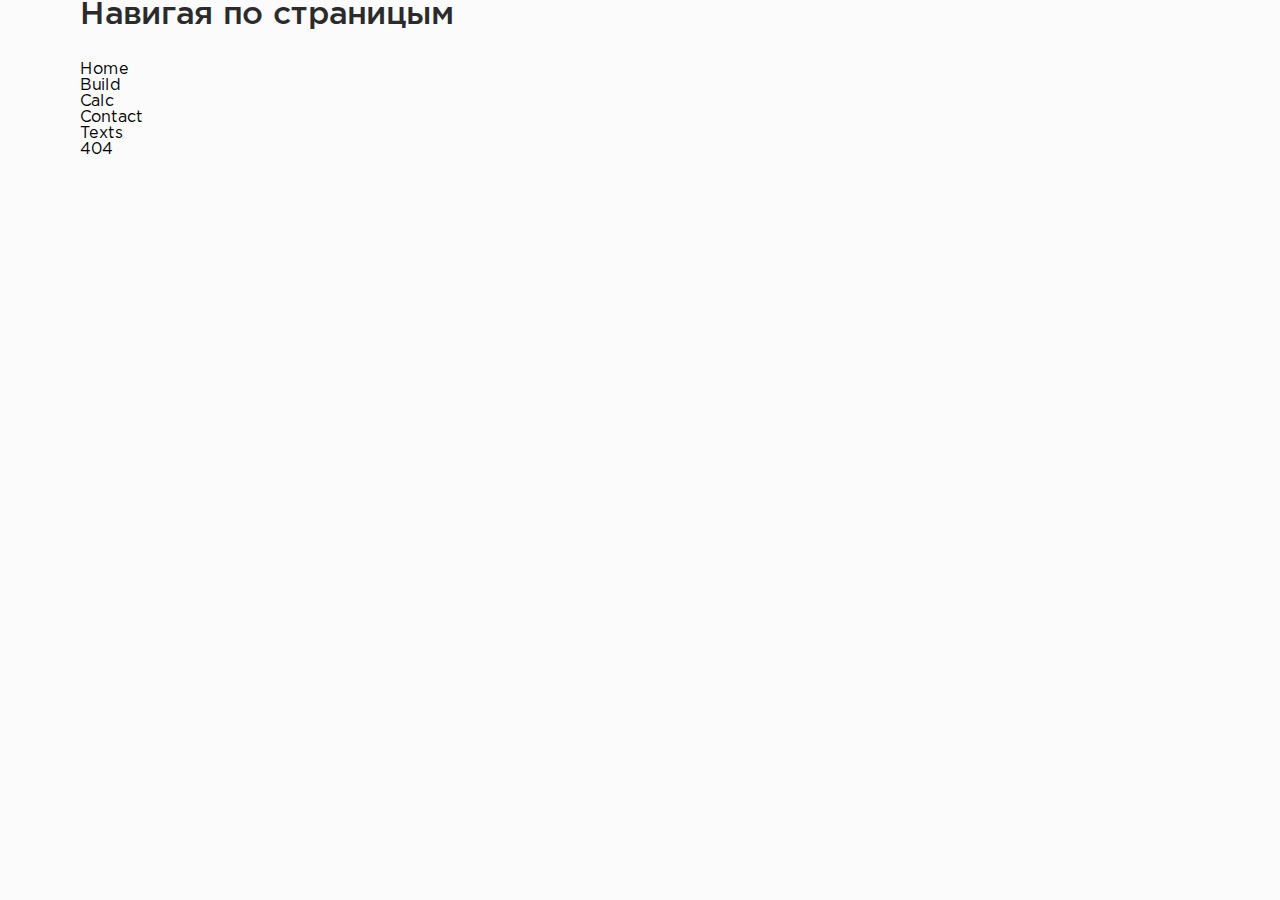
<file: index.html>
<!DOCTYPE html>
<html lang="ru">
  <head>
    <meta charset="UTF-8">
    <meta name="viewport" content="width=device-width, initial-scale=1, minimum-scale=1, maximum-scale=1">
    <title>Page navigation</title>
    <link rel="stylesheet" href="css/main.min.css">
  </head>
  <body>
    <div class="container">
      <h1>Навигая по страницым</h1><br><br>
      <ul>
        <li><a href="/home.html">Home </a></li>
        <li><a href="/build.html">Build</a></li>
        <li><a href="/calc.html">Calc</a></li>
        <li><a href="/contact.html">Contact </a></li>
        <li><a href="/texts.html">Texts </a></li>
        <li><a href="/404.html">404 </a></li>
      </ul>
    </div>
  </body>
</html>
</file>
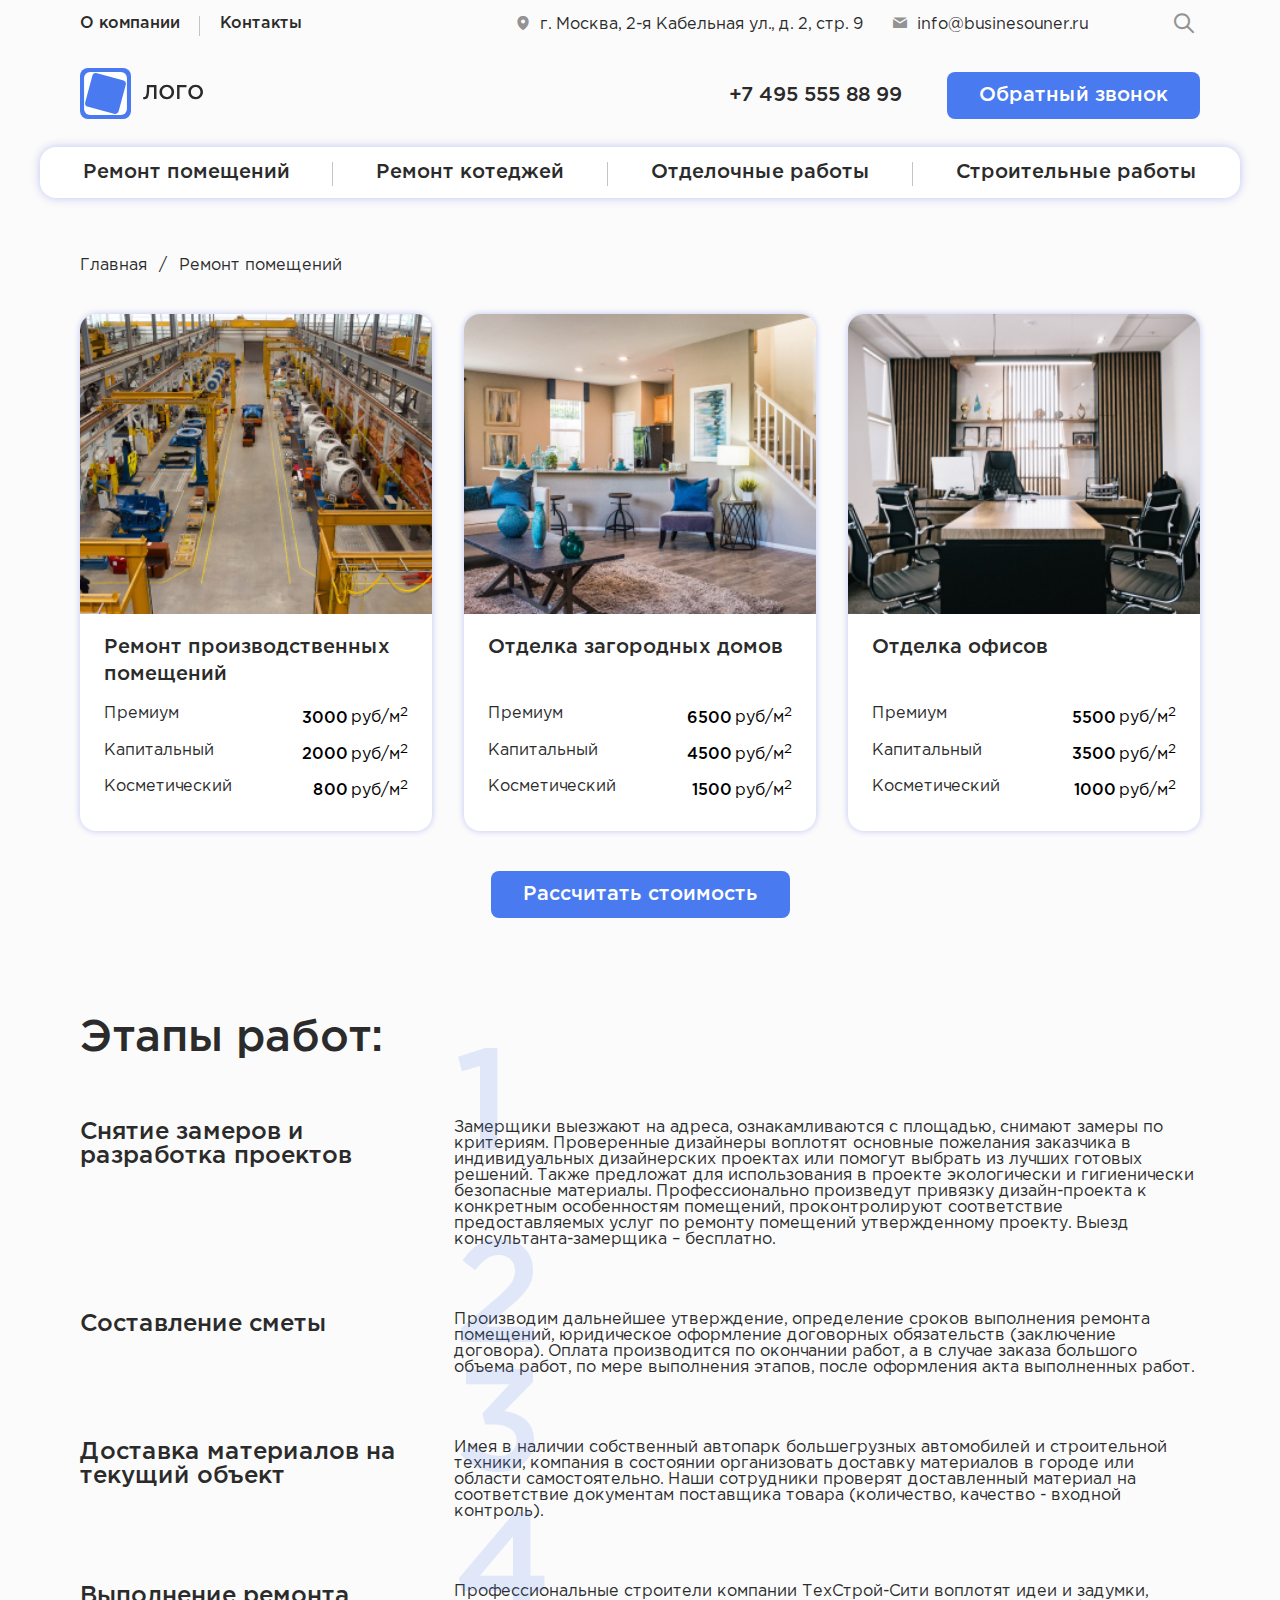
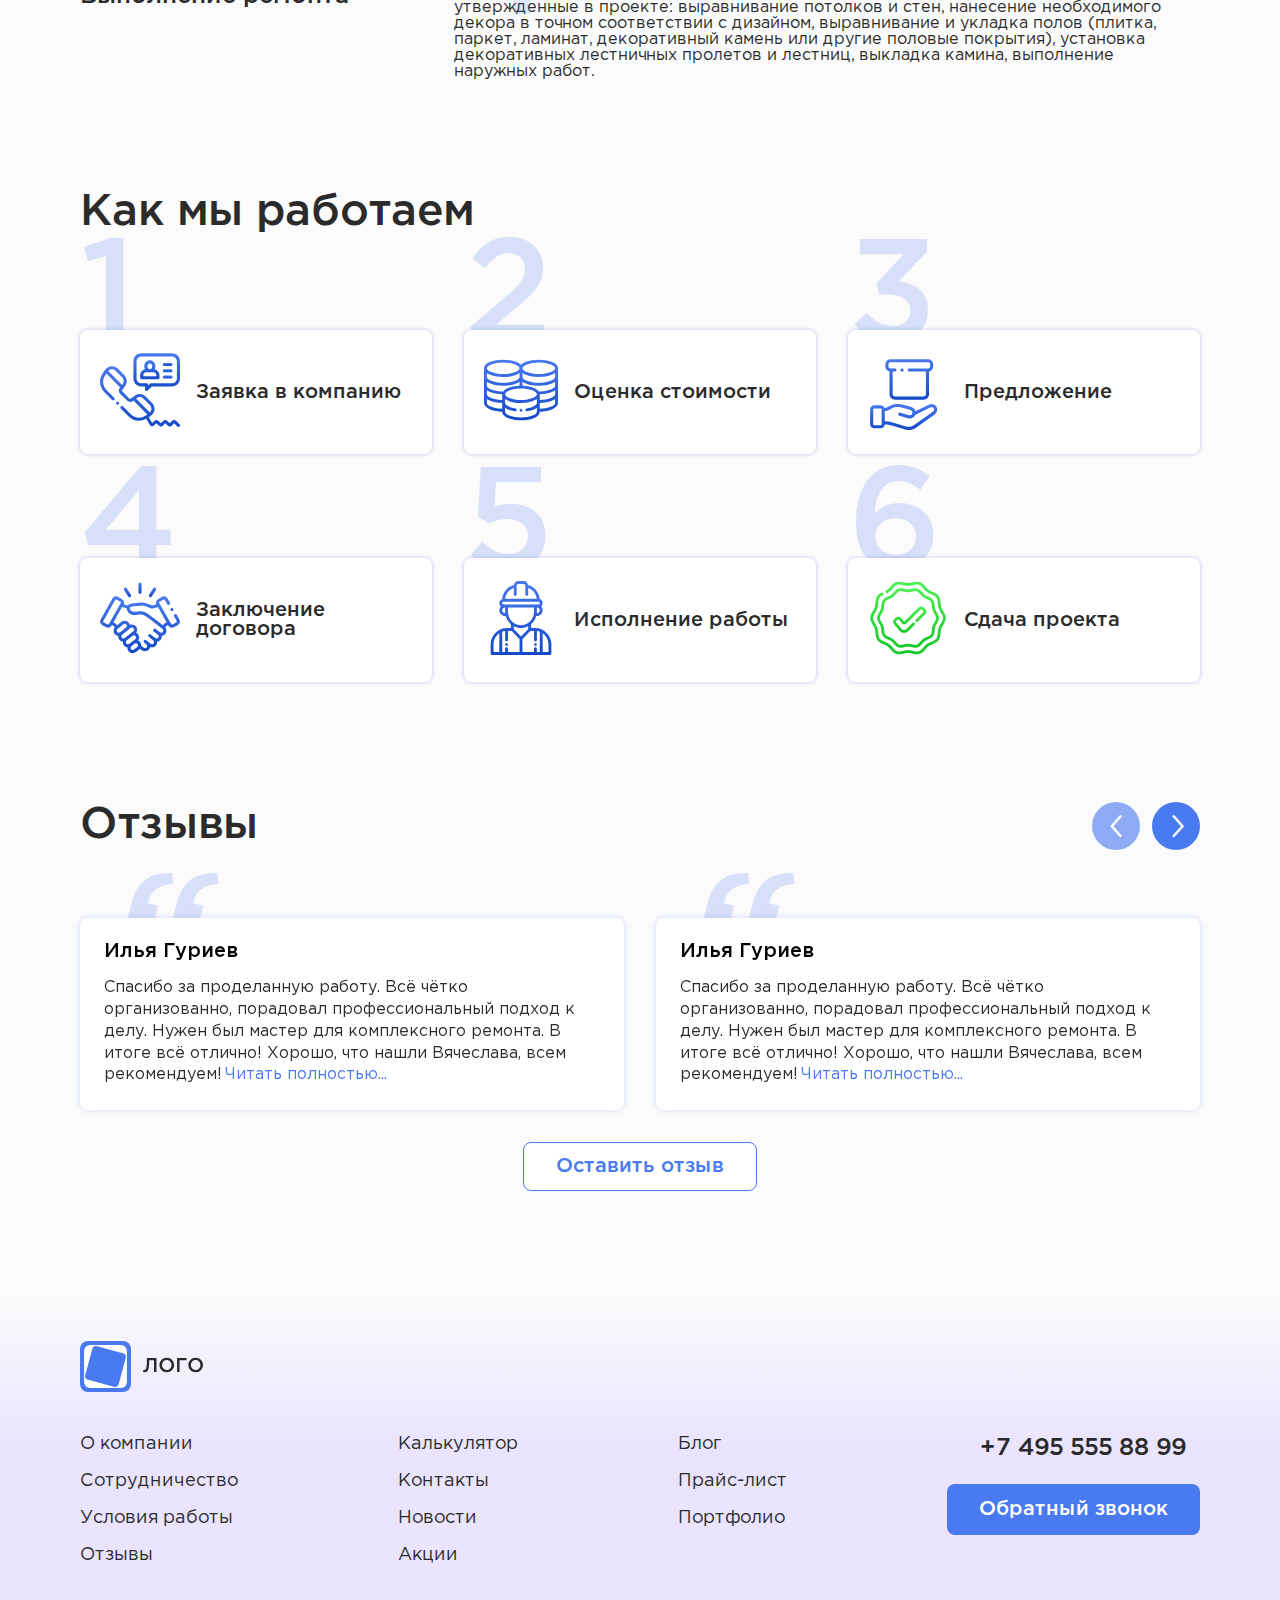
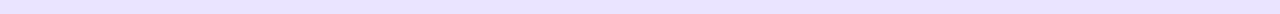
<file: build.html>
<!DOCTYPE html>
<html lang="ru">
  <head>
    <meta charset="UTF-8">
    <meta name="viewport" content="width=device-width, initial-scale=1, minimum-scale=1, maximum-scale=1">
    <title>Build</title>
    <link rel="stylesheet" href="css/main.min.css">
  </head>
  <body>
    <header class="header">
      <div class="header__top">
        <div class="container">
          <div class="header__top-left">
            <ul>
              <li><a href="#">О компании</a></li>
              <li><a href="#">Контакты</a></li>
            </ul>
          </div>
          <div class="header__top-right">
            <div class="item"> <i class="icon-locale"></i><span>г. Москва, 2-я Кабельная ул., д. 2, стр. 9</span></div><a class="item" href="mailto:info@businesouner.ru"><i class="icon-email"></i><span>info@businesouner.ru</span></a>
            <button class="item" type="button"><i class="icon-search"></i></button>
          </div>
        </div>
      </div>
      <div class="header__center">
        <div class="container">
          <div class="header__center-logo"><a href="#"><img src="./img/logo.svg" alt="logo"></a></div>
          <div class="header__center-phone"><a class="text" href="tel:74955558899">+7 495 555 88 99</a>
            <button class="button-blue" type="button"> <span>Обратный звонок</span><i class="icon-phone"></i></button>
          </div>
          <div class="header__center-burger" id="smart_menu_active">
            <div class="button-blue"><span>Меню</span>
              <div class="burger"><span></span></div>
            </div>
          </div>
        </div>
      </div>
      <div class="container-max">
        <nav class="header__nav">
          <ul>
            <li><a class="dropdown-active" href="#">Ремонт помещений</a>
              <ul class="dropdown-menu">
                <li><a href="#">Ремонт коттеджей</a></li>
                <li><a href="#">Ремонт коттеджей</a></li>
                <li><a href="#">Ремонт магазинов</a></li>
                <li><a href="#">Ремонт магазинов</a></li>
                <li><a href="#">Ремонт офисов</a></li>
                <li><a href="#">Ремонт офисов</a></li>
                <li><a href="#">Ремонт гостиниц</a></li>
                <li><a href="#">Ремонт гостиниц</a></li>
                <li><a href="#">Ремонт аптек</a></li>
                <li><a href="#">Ремонт аптек</a></li>
                <li><a href="#">Ремонт коттеджей</a></li>
                <li><a href="#">Ремонт коттеджей</a></li>
                <li><a href="#">Ремонт магазинов</a></li>
                <li><a href="#">Ремонт магазинов</a></li>
                <li><a href="#">Ремонт офисов</a></li>
                <li><a href="#">Ремонт офисов</a></li>
                <li><a href="#">Ремонт гостиниц</a></li>
                <li><a href="#">Ремонт гостиниц</a></li>
                <li><a href="#">Ремонт аптек</a></li>
                <li><a href="#">Ремонт аптек</a></li>
              </ul>
            </li>
            <li><a href="#">Ремонт котеджей</a></li>
            <li><a href="#">Отделочные работы</a></li>
            <li><a href="#">Строительные работы</a></li>
          </ul>
        </nav>
      </div>
    </header>
    <ul class="list_menu"></ul>
    <div class="container">
      <div class="page_wrap">
        <div class="breadcrumbs"><a href="/">Главная</a><span>Ремонт помещений</span></div>
        <div class="product_items">
          <div class="item">
            <div class="item__image"><img src="./img/product/item1.jpg" alt="image"></div>
            <div class="item__title"><span>Ремонт производственных помещений</span></div>
            <div class="flex flex-col">
              <div class="item__list"><span>Премиум</span><span> <b>3000</b>руб/м<sup>2</sup></span></div>
              <div class="item__list"><span>Капитальный</span><span> <b>2000</b>руб/м<sup>2</sup></span></div>
              <div class="item__list"><span>Косметический</span><span> <b>800</b>руб/м<sup>2</sup></span></div>
            </div>
          </div>
          <div class="item">
            <div class="item__image"><img src="./img/product/item2.jpg" alt="image"></div>
            <div class="item__title"><span>Отделка загородных домов</span></div>
            <div class="flex flex-col">
              <div class="item__list"><span>Премиум</span><span> <b>6500</b>руб/м<sup>2</sup></span></div>
              <div class="item__list"><span>Капитальный</span><span> <b>4500</b>руб/м<sup>2</sup></span></div>
              <div class="item__list"><span>Косметический</span><span> <b>1500</b>руб/м<sup>2</sup></span></div>
            </div>
          </div>
          <div class="item">
            <div class="item__image"><img src="./img/product/item3.jpg" alt="image"></div>
            <div class="item__title"><span>Отделка офисов</span></div>
            <div class="flex flex-col">
              <div class="item__list"><span>Премиум</span><span> <b>5500</b>руб/м<sup>2</sup></span></div>
              <div class="item__list"><span>Капитальный</span><span> <b>3500</b>руб/м<sup>2</sup></span></div>
              <div class="item__list"><span>Косметический</span><span> <b>1000</b>руб/м<sup>2</sup></span></div>
            </div>
          </div>
        </div>
        <div class="flex flex-center"><a class="button-blue" href="#">Рассчитать стоимость </a></div>
      </div>
    </div>
    <section class="stages">
      <div class="container">
        <h2 class="title">Этапы работ:</h2>
        <div class="stages__items">
          <div class="item"><b>Снятие замеров и разработка проектов</b>
            <div class="item__text"><span>1</span>
              <p>Замерщики выезжают на адреса, ознакамливаются с площадью, снимают замеры по критериям. Проверенные дизайнеры воплотят основные пожелания заказчика в индивидуальных дизайнерских проектах или помогут выбрать из лучших готовых решений. Также предложат для использования в проекте экологически и гигиенически безопасные материалы. Профессионально произведут привязку дизайн-проекта к конкретным особенностям помещений, проконтролируют соответствие предоставляемых услуг по ремонту помещений утвержденному проекту. Выезд консультанта-замерщика – бесплатно.</p>
            </div>
          </div>
          <div class="item"><b>Составление сметы</b>
            <div class="item__text"><span>2</span>
              <p>Производим дальнейшее утверждение, определение сроков выполнения ремонта помещений, юридическое оформление договорных обязательств (заключение договора). Оплата производится по окончании работ, а в случае заказа большого объема работ, по мере выполнения этапов, после оформления акта выполненных работ.</p>
            </div>
          </div>
          <div class="item"><b>Доставка материалов на текущий объект</b>
            <div class="item__text"><span>3</span>
              <p>Имея в наличии собственный автопарк большегрузных автомобилей и строительной техники, компания в состоянии организовать доставку материалов в городе или области самостоятельно. Наши сотрудники проверят доставленный материал на соответствие документам поставщика товара (количество, качество - входной контроль).</p>
            </div>
          </div>
          <div class="item"><b>Выполнение ремонта</b>
            <div class="item__text"><span>4</span>
              <p>Профессиональные строители компании ТехСтрой-Сити воплотят идеи и задумки, утвержденные в проекте: выравнивание потолков и стен, нанесение необходимого декора в точном соответствии с дизайном, выравнивание и укладка полов (плитка, паркет, ламинат, декоративный камень или другие половые покрытия), установка декоративных лестничных пролетов и лестниц, выкладка камина, выполнение наружных работ.</p>
            </div>
          </div>
        </div>
      </div>
    </section>
    <section class="how_work">
      <div class="container">
        <h2 class="title">Как мы работаем</h2>
        <div class="how_work__items">
          <div class="item">
            <div class="item__count">1</div>
            <div class="item__icon"><img src="./img/contact.svg" alt="image"></div>
            <p>Заявка в компанию</p>
          </div>
          <div class="item">
            <div class="item__count">2</div>
            <div class="item__icon"><img src="./img/coins.svg" alt="image"></div>
            <p>Оценка стоимости</p>
          </div>
          <div class="item">
            <div class="item__count">3</div>
            <div class="item__icon"><img src="./img/gift.svg" alt="image"></div>
            <p>Предложение</p>
          </div>
          <div class="item">
            <div class="item__count">4</div>
            <div class="item__icon"><img src="./img/handshake.svg" alt="image"></div>
            <p>Заключение договора</p>
          </div>
          <div class="item">
            <div class="item__count">5</div>
            <div class="item__icon"><img src="./img/worker2.svg" alt="image"></div>
            <p>Исполнение работы</p>
          </div>
          <div class="item">
            <div class="item__count">6</div>
            <div class="item__icon"><img src="./img/ok_icon.png" alt="image"></div>
            <p>Сдача проекта</p>
          </div>
        </div>
      </div>
    </section>
    <section class="reviews">
      <div class="container">
        <div class="reviews__title">
          <h2 class="title">Отзывы</h2>
          <div class="swiper-nav">
            <button class="swiper-prev" type="button"><i class="icon-arrow-left"></i></button>
            <button class="swiper-next" type="button"><i class="icon-arrow-right"></i></button>
          </div>
        </div>
        <div class="swiper-container" id="slider_reviews">
          <div class="swiper-wrapper">
            <div class="swiper-slide">
              <div class="reviews__item"><b class="title">Илья Гуриев</b>
                <p>Спасибо за проделанную работу. Всё чётко организованно, порадовал профессиональный подход к делу. Нужен был мастер для комплексного ремонта. В итоге всё отлично! Хорошо, что нашли Вячеслава, всем рекомендуем!<a href="#">Читать полностью... </a></p>
              </div>
            </div>
            <div class="swiper-slide">
              <div class="reviews__item"><b class="title">Илья Гуриев</b>
                <p>Спасибо за проделанную работу. Всё чётко организованно, порадовал профессиональный подход к делу. Нужен был мастер для комплексного ремонта. В итоге всё отлично! Хорошо, что нашли Вячеслава, всем рекомендуем!<a href="#">Читать полностью... </a></p>
              </div>
            </div>
            <div class="swiper-slide">
              <div class="reviews__item"><b class="title">Илья Гуриев</b>
                <p>Спасибо за проделанную работу. Всё чётко организованно, порадовал профессиональный подход к делу. Нужен был мастер для комплексного ремонта. В итоге всё отлично! Хорошо, что нашли Вячеслава, всем рекомендуем!<a href="#">Читать полностью... </a></p>
              </div>
            </div>
            <div class="swiper-slide">
              <div class="reviews__item"><b class="title">Илья Гуриев</b>
                <p>Спасибо за проделанную работу. Всё чётко организованно, порадовал профессиональный подход к делу. Нужен был мастер для комплексного ремонта. В итоге всё отлично! Хорошо, что нашли Вячеслава, всем рекомендуем!<a href="#">Читать полностью... </a></p>
              </div>
            </div>
            <div class="swiper-slide">
              <div class="reviews__item"><b class="title">Илья Гуриев</b>
                <p>Спасибо за проделанную работу. Всё чётко организованно, порадовал профессиональный подход к делу. Нужен был мастер для комплексного ремонта. В итоге всё отлично! Хорошо, что нашли Вячеслава, всем рекомендуем!<a href="#">Читать полностью... </a></p>
              </div>
            </div>
            <div class="swiper-slide">
              <div class="reviews__item"><b class="title">Илья Гуриев</b>
                <p>Спасибо за проделанную работу. Всё чётко организованно, порадовал профессиональный подход к делу. Нужен был мастер для комплексного ремонта. В итоге всё отлично! Хорошо, что нашли Вячеслава, всем рекомендуем!<a href="#">Читать полностью... </a></p>
              </div>
            </div>
          </div>
        </div>
        <div class="flex flex-center"><a class="button-border" href="#">Оставить отзыв </a></div>
      </div>
    </section>
    <footer class="footer">
      <div class="container">
        <div class="footer__top">
          <div class="logo"><a href="/"><img src="./img/logo.svg" alt="logo"></a></div>
        </div>
        <div class="footer__bottom">
          <ul>
            <li><a href="#">О компании</a></li>
            <li><a href="#">Сотрудничество</a></li>
            <li><a href="#">Условия работы</a></li>
            <li><a href="#">Отзывы</a></li>
          </ul>
          <ul>
            <li><a href="#">Калькулятор</a></li>
            <li><a href="#">Контакты</a></li>
            <li><a href="#">Новости</a></li>
            <li><a href="#">Акции</a></li>
          </ul>
          <ul>
            <li><a href="#">Блог</a></li>
            <li><a href="#">Прайс-лист</a></li>
            <li><a href="#">Портфолио</a></li>
          </ul>
          <div class="footer__bottom-phone"><a class="text" href="tel:74955558899">+7 495 555 88 99</a>
            <button class="button-blue" type="button">Обратный звонок</button>
          </div>
        </div>
      </div>
    </footer>
    <div class="smart_menu">
      <div class="container">
        <div class="smart_menu__search">
          <form action="/">
            <div class="field-set">
              <input type="text" placeholder="Поиск">
              <button type="submit"><i class="icon-search"></i></button>
            </div>
          </form>
        </div>
        <div class="smart_menu__menu">
          <ul>
            <li><a class="list_active" href="#">Ремонт помещений</a></li>
            <li><a href="#">Отделочные работы</a></li>
            <li><a href="#">Строительные работы</a></li>
            <li><a href="#">Ремонт котеджей</a></li>
          </ul>
          <ul>
            <li><a href="#">О компании</a></li>
            <li><a href="#">Контакты</a></li>
          </ul>
        </div>
        <div class="smart_menu__bottom">
          <div class="item"> <i class="icon-locale"></i><span>г. Москва, 2-я Кабельная ул., д. 2, стр. 9</span></div><a class="item" href="mailto:info@businesouner.ru"><i class="icon-email"></i><span>info@businesouner.ru</span></a><a class="item" href="tel:74955558899">+7 495 555 88 99 </a>
        </div>
      </div>
    </div>
    <script src="./libs/swiper/swiper-bundle.min.js"></script>
    <script src="./libs/custom-select/selectal.min.js"></script>
    <link rel="stylesheet" href="css/libs.min.css">
    <script src="./js/common.js"></script>
  </body>
</html>
</file>
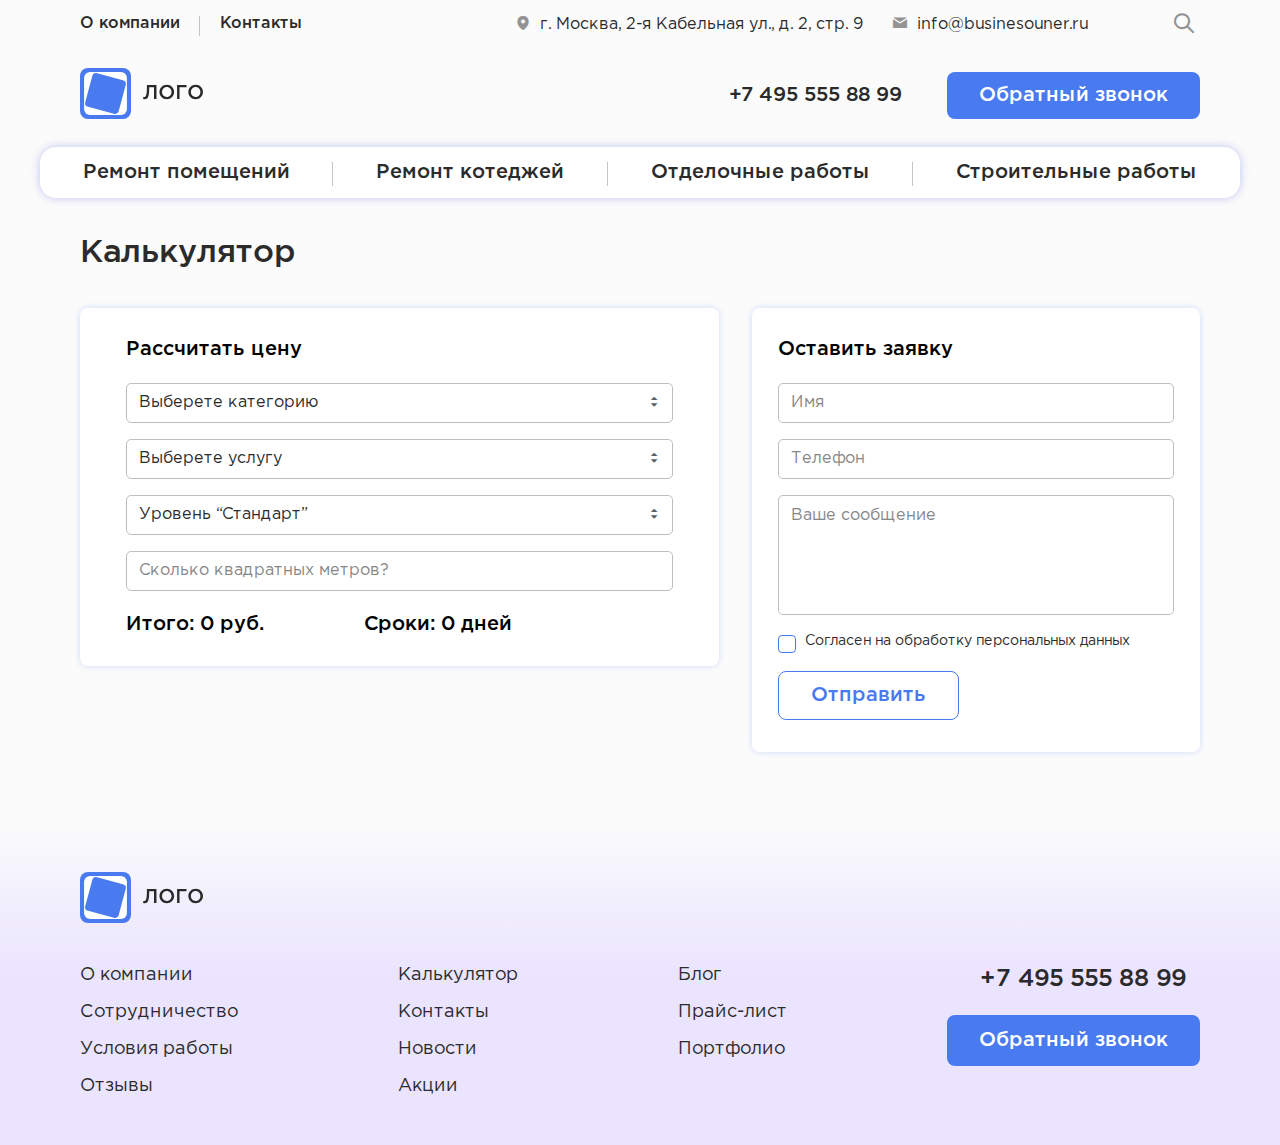
<file: calc.html>
<!DOCTYPE html>
<html lang="ru">
  <head>
    <meta charset="UTF-8">
    <meta name="viewport" content="width=device-width, initial-scale=1, minimum-scale=1, maximum-scale=1">
    <title>Calc</title>
    <link rel="stylesheet" href="css/main.min.css">
  </head>
  <body>
    <header class="header">
      <div class="header__top">
        <div class="container">
          <div class="header__top-left">
            <ul>
              <li><a href="#">О компании</a></li>
              <li><a href="#">Контакты</a></li>
            </ul>
          </div>
          <div class="header__top-right">
            <div class="item"> <i class="icon-locale"></i><span>г. Москва, 2-я Кабельная ул., д. 2, стр. 9</span></div><a class="item" href="mailto:info@businesouner.ru"><i class="icon-email"></i><span>info@businesouner.ru</span></a>
            <button class="item" type="button"><i class="icon-search"></i></button>
          </div>
        </div>
      </div>
      <div class="header__center">
        <div class="container">
          <div class="header__center-logo"><a href="#"><img src="./img/logo.svg" alt="logo"></a></div>
          <div class="header__center-phone"><a class="text" href="tel:74955558899">+7 495 555 88 99</a>
            <button class="button-blue" type="button"> <span>Обратный звонок</span><i class="icon-phone"></i></button>
          </div>
          <div class="header__center-burger" id="smart_menu_active">
            <div class="button-blue"><span>Меню</span>
              <div class="burger"><span></span></div>
            </div>
          </div>
        </div>
      </div>
      <div class="container-max">
        <nav class="header__nav">
          <ul>
            <li><a class="dropdown-active" href="#">Ремонт помещений</a>
              <ul class="dropdown-menu">
                <li><a href="#">Ремонт коттеджей</a></li>
                <li><a href="#">Ремонт коттеджей</a></li>
                <li><a href="#">Ремонт магазинов</a></li>
                <li><a href="#">Ремонт магазинов</a></li>
                <li><a href="#">Ремонт офисов</a></li>
                <li><a href="#">Ремонт офисов</a></li>
                <li><a href="#">Ремонт гостиниц</a></li>
                <li><a href="#">Ремонт гостиниц</a></li>
                <li><a href="#">Ремонт аптек</a></li>
                <li><a href="#">Ремонт аптек</a></li>
                <li><a href="#">Ремонт коттеджей</a></li>
                <li><a href="#">Ремонт коттеджей</a></li>
                <li><a href="#">Ремонт магазинов</a></li>
                <li><a href="#">Ремонт магазинов</a></li>
                <li><a href="#">Ремонт офисов</a></li>
                <li><a href="#">Ремонт офисов</a></li>
                <li><a href="#">Ремонт гостиниц</a></li>
                <li><a href="#">Ремонт гостиниц</a></li>
                <li><a href="#">Ремонт аптек</a></li>
                <li><a href="#">Ремонт аптек</a></li>
              </ul>
            </li>
            <li><a href="#">Ремонт котеджей</a></li>
            <li><a href="#">Отделочные работы</a></li>
            <li><a href="#">Строительные работы</a></li>
          </ul>
        </nav>
      </div>
    </header>
    <ul class="list_menu"></ul>
    <section class="calc">
      <div class="container">
        <h1 class="title">Калькулятор</h1>
        <div class="flex flex-wrap flex-between">
          <div class="block_wrap">
            <form action="/"> <span class="title">Рассчитать цену</span>
              <div class="custom-select">
                <select class="field" name="category">
                  <option value="1">Выберете категорию</option>
                  <option value="2">Выберете категорию 2</option>
                  <option value="3">Выберете категорию 3</option>
                  <option value="4">Выберете категорию 4</option>
                </select>
              </div>
              <div class="custom-select">
                <select class="field" name="service">
                  <option value="1">Выберете услугу</option>
                  <option value="2">Выберете услугу 2</option>
                  <option value="3">Выберете услугу 3</option>
                  <option value="4">Выберете услугу 4</option>
                </select>
              </div>
              <div class="custom-select">
                <select class="field" name="level">
                  <option value="1">Уровень “Стандарт”</option>
                  <option value="2">Уровень “Стандарт” 2</option>
                  <option value="3">Уровень “Стандарт” 3</option>
                  <option value="4">Уровень “Стандарт” 4</option>
                </select>
              </div>
              <input class="field" type="text" placeholder="Сколько квадратных метров?">
              <div class="flex flex-wrap">
                <div class="subtitle">Итого: 0 руб.</div>
                <div class="subtitle">Сроки: 0 дней</div>
              </div>
            </form>
          </div>
          <div class="block_wrap">
            <form action="/">
              <h3 class="title">Оставить заявку</h3>
              <input class="field" type="text" placeholder="Имя">
              <input class="field _js_phone_field" type="text" placeholder="Телефон">
              <textarea class="field" placeholder="Ваше сообщение"></textarea>
              <label class="field-checked">
                <input type="checkbox" name="checked"><span class="check"></span>
                <p>Согласен на обработку персональных данных</p>
              </label>
              <button class="button-border" type="submit">Отправить</button>
            </form>
          </div>
        </div>
      </div>
    </section>
    <footer class="footer">
      <div class="container">
        <div class="footer__top">
          <div class="logo"><a href="/"><img src="./img/logo.svg" alt="logo"></a></div>
        </div>
        <div class="footer__bottom">
          <ul>
            <li><a href="#">О компании</a></li>
            <li><a href="#">Сотрудничество</a></li>
            <li><a href="#">Условия работы</a></li>
            <li><a href="#">Отзывы</a></li>
          </ul>
          <ul>
            <li><a href="#">Калькулятор</a></li>
            <li><a href="#">Контакты</a></li>
            <li><a href="#">Новости</a></li>
            <li><a href="#">Акции</a></li>
          </ul>
          <ul>
            <li><a href="#">Блог</a></li>
            <li><a href="#">Прайс-лист</a></li>
            <li><a href="#">Портфолио</a></li>
          </ul>
          <div class="footer__bottom-phone"><a class="text" href="tel:74955558899">+7 495 555 88 99</a>
            <button class="button-blue" type="button">Обратный звонок</button>
          </div>
        </div>
      </div>
    </footer>
    <div class="smart_menu">
      <div class="container">
        <div class="smart_menu__search">
          <form action="/">
            <div class="field-set">
              <input type="text" placeholder="Поиск">
              <button type="submit"><i class="icon-search"></i></button>
            </div>
          </form>
        </div>
        <div class="smart_menu__menu">
          <ul>
            <li><a class="list_active" href="#">Ремонт помещений</a></li>
            <li><a href="#">Отделочные работы</a></li>
            <li><a href="#">Строительные работы</a></li>
            <li><a href="#">Ремонт котеджей</a></li>
          </ul>
          <ul>
            <li><a href="#">О компании</a></li>
            <li><a href="#">Контакты</a></li>
          </ul>
        </div>
        <div class="smart_menu__bottom">
          <div class="item"> <i class="icon-locale"></i><span>г. Москва, 2-я Кабельная ул., д. 2, стр. 9</span></div><a class="item" href="mailto:info@businesouner.ru"><i class="icon-email"></i><span>info@businesouner.ru</span></a><a class="item" href="tel:74955558899">+7 495 555 88 99 </a>
        </div>
      </div>
    </div>
    <script src="./libs/swiper/swiper-bundle.min.js"></script>
    <script src="./libs/custom-select/selectal.min.js"></script>
    <link rel="stylesheet" href="css/libs.min.css">
    <script src="./js/common.js"></script>
  </body>
</html>
</file>
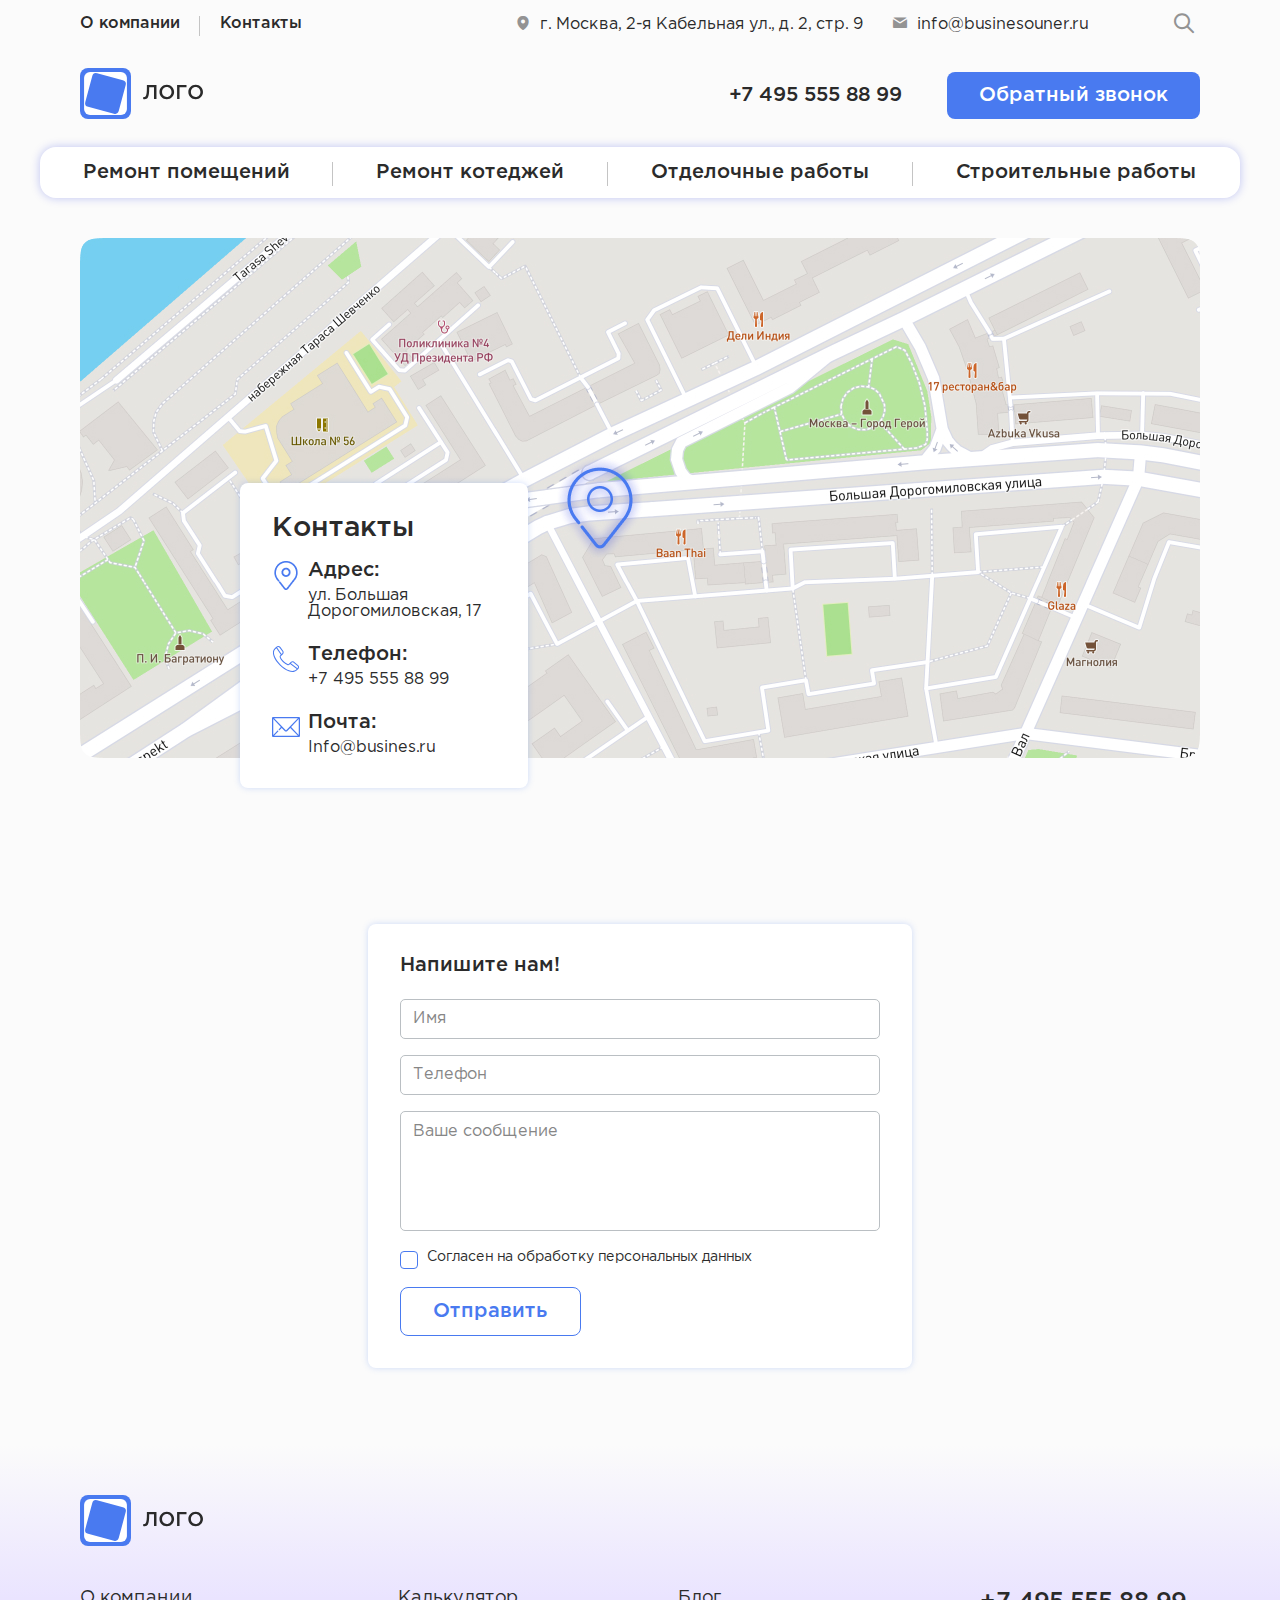
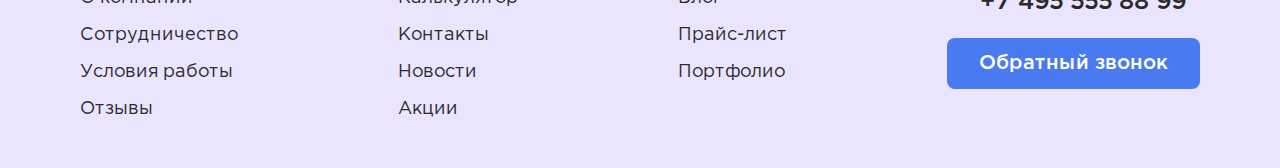
<file: contact.html>
<!DOCTYPE html>
<html lang="ru">
  <head>
    <meta charset="UTF-8">
    <meta name="viewport" content="width=device-width, initial-scale=1, minimum-scale=1, maximum-scale=1">
    <title>Contact</title>
    <link rel="stylesheet" href="css/main.min.css">
  </head>
  <body>
    <header class="header">
      <div class="header__top">
        <div class="container">
          <div class="header__top-left">
            <ul>
              <li><a href="#">О компании</a></li>
              <li><a href="#">Контакты</a></li>
            </ul>
          </div>
          <div class="header__top-right">
            <div class="item"> <i class="icon-locale"></i><span>г. Москва, 2-я Кабельная ул., д. 2, стр. 9</span></div><a class="item" href="mailto:info@businesouner.ru"><i class="icon-email"></i><span>info@businesouner.ru</span></a>
            <button class="item" type="button"><i class="icon-search"></i></button>
          </div>
        </div>
      </div>
      <div class="header__center">
        <div class="container">
          <div class="header__center-logo"><a href="#"><img src="./img/logo.svg" alt="logo"></a></div>
          <div class="header__center-phone"><a class="text" href="tel:74955558899">+7 495 555 88 99</a>
            <button class="button-blue" type="button"> <span>Обратный звонок</span><i class="icon-phone"></i></button>
          </div>
          <div class="header__center-burger" id="smart_menu_active">
            <div class="button-blue"><span>Меню</span>
              <div class="burger"><span></span></div>
            </div>
          </div>
        </div>
      </div>
      <div class="container-max">
        <nav class="header__nav">
          <ul>
            <li><a class="dropdown-active" href="#">Ремонт помещений</a>
              <ul class="dropdown-menu">
                <li><a href="#">Ремонт коттеджей</a></li>
                <li><a href="#">Ремонт коттеджей</a></li>
                <li><a href="#">Ремонт магазинов</a></li>
                <li><a href="#">Ремонт магазинов</a></li>
                <li><a href="#">Ремонт офисов</a></li>
                <li><a href="#">Ремонт офисов</a></li>
                <li><a href="#">Ремонт гостиниц</a></li>
                <li><a href="#">Ремонт гостиниц</a></li>
                <li><a href="#">Ремонт аптек</a></li>
                <li><a href="#">Ремонт аптек</a></li>
                <li><a href="#">Ремонт коттеджей</a></li>
                <li><a href="#">Ремонт коттеджей</a></li>
                <li><a href="#">Ремонт магазинов</a></li>
                <li><a href="#">Ремонт магазинов</a></li>
                <li><a href="#">Ремонт офисов</a></li>
                <li><a href="#">Ремонт офисов</a></li>
                <li><a href="#">Ремонт гостиниц</a></li>
                <li><a href="#">Ремонт гостиниц</a></li>
                <li><a href="#">Ремонт аптек</a></li>
                <li><a href="#">Ремонт аптек</a></li>
              </ul>
            </li>
            <li><a href="#">Ремонт котеджей</a></li>
            <li><a href="#">Отделочные работы</a></li>
            <li><a href="#">Строительные работы</a></li>
          </ul>
        </nav>
      </div>
    </header>
    <ul class="list_menu"></ul>
    <section class="contact">
      <div class="container">
        <div class="contact__map">
          <picture>
            <source media="(min-width: 768px)" srcset="./img/map.jpg">
            <source media="(min-width: 540px)" srcset="./img/map_x2.jpg"><img src="./img/map_x3.jpg" alt="image">
          </picture>
        </div>
        <div class="block_wrap">
          <h1 class="title">Контакты</h1>
          <div class="item">
            <div class="icon"><img src="./img/check_icon.png" alt="image"></div>
            <div class="text"><b>Адрес:</b>
              <p>ул. Большая Дорогомиловская, 17</p>
            </div>
          </div>
          <div class="item">
            <div class="icon"><img src="./img/telephone.svg" alt="image"></div>
            <div class="text"><b>Телефон:</b><a href="tel:74955558899">+7 495 555 88 99 </a></div>
          </div>
          <div class="item">
            <div class="icon"><img src="./img/big-envelope.svg" alt="image"></div>
            <div class="text"><b>Почта:</b><a href="mailto:info@busines.ru">Info@busines.ru </a></div>
          </div>
        </div>
      </div>
    </section>
    <section class="message">
      <div class="container">
        <div class="block_wrap">
          <form action="/">
            <h3 class="title">Напишите нам!</h3>
            <input class="field" type="text" placeholder="Имя">
            <input class="field _js_phone_field" type="text" placeholder="Телефон">
            <textarea class="field" placeholder="Ваше сообщение"></textarea>
            <label class="field-checked">
              <input type="checkbox" name="checked"><span class="check"></span>
              <p>Согласен на обработку персональных данных</p>
            </label>
            <button class="button-border" type="submit">Отправить</button>
          </form>
        </div>
      </div>
    </section>
    <footer class="footer">
      <div class="container">
        <div class="footer__top">
          <div class="logo"><a href="/"><img src="./img/logo.svg" alt="logo"></a></div>
        </div>
        <div class="footer__bottom">
          <ul>
            <li><a href="#">О компании</a></li>
            <li><a href="#">Сотрудничество</a></li>
            <li><a href="#">Условия работы</a></li>
            <li><a href="#">Отзывы</a></li>
          </ul>
          <ul>
            <li><a href="#">Калькулятор</a></li>
            <li><a href="#">Контакты</a></li>
            <li><a href="#">Новости</a></li>
            <li><a href="#">Акции</a></li>
          </ul>
          <ul>
            <li><a href="#">Блог</a></li>
            <li><a href="#">Прайс-лист</a></li>
            <li><a href="#">Портфолио</a></li>
          </ul>
          <div class="footer__bottom-phone"><a class="text" href="tel:74955558899">+7 495 555 88 99</a>
            <button class="button-blue" type="button">Обратный звонок</button>
          </div>
        </div>
      </div>
    </footer>
    <div class="smart_menu">
      <div class="container">
        <div class="smart_menu__search">
          <form action="/">
            <div class="field-set">
              <input type="text" placeholder="Поиск">
              <button type="submit"><i class="icon-search"></i></button>
            </div>
          </form>
        </div>
        <div class="smart_menu__menu">
          <ul>
            <li><a class="list_active" href="#">Ремонт помещений</a></li>
            <li><a href="#">Отделочные работы</a></li>
            <li><a href="#">Строительные работы</a></li>
            <li><a href="#">Ремонт котеджей</a></li>
          </ul>
          <ul>
            <li><a href="#">О компании</a></li>
            <li><a href="#">Контакты</a></li>
          </ul>
        </div>
        <div class="smart_menu__bottom">
          <div class="item"> <i class="icon-locale"></i><span>г. Москва, 2-я Кабельная ул., д. 2, стр. 9</span></div><a class="item" href="mailto:info@businesouner.ru"><i class="icon-email"></i><span>info@businesouner.ru</span></a><a class="item" href="tel:74955558899">+7 495 555 88 99 </a>
        </div>
      </div>
    </div>
    <script src="./libs/swiper/swiper-bundle.min.js"></script>
    <script src="./libs/custom-select/selectal.min.js"></script>
    <link rel="stylesheet" href="css/libs.min.css">
    <script src="./js/common.js"></script>
  </body>
</html>
</file>
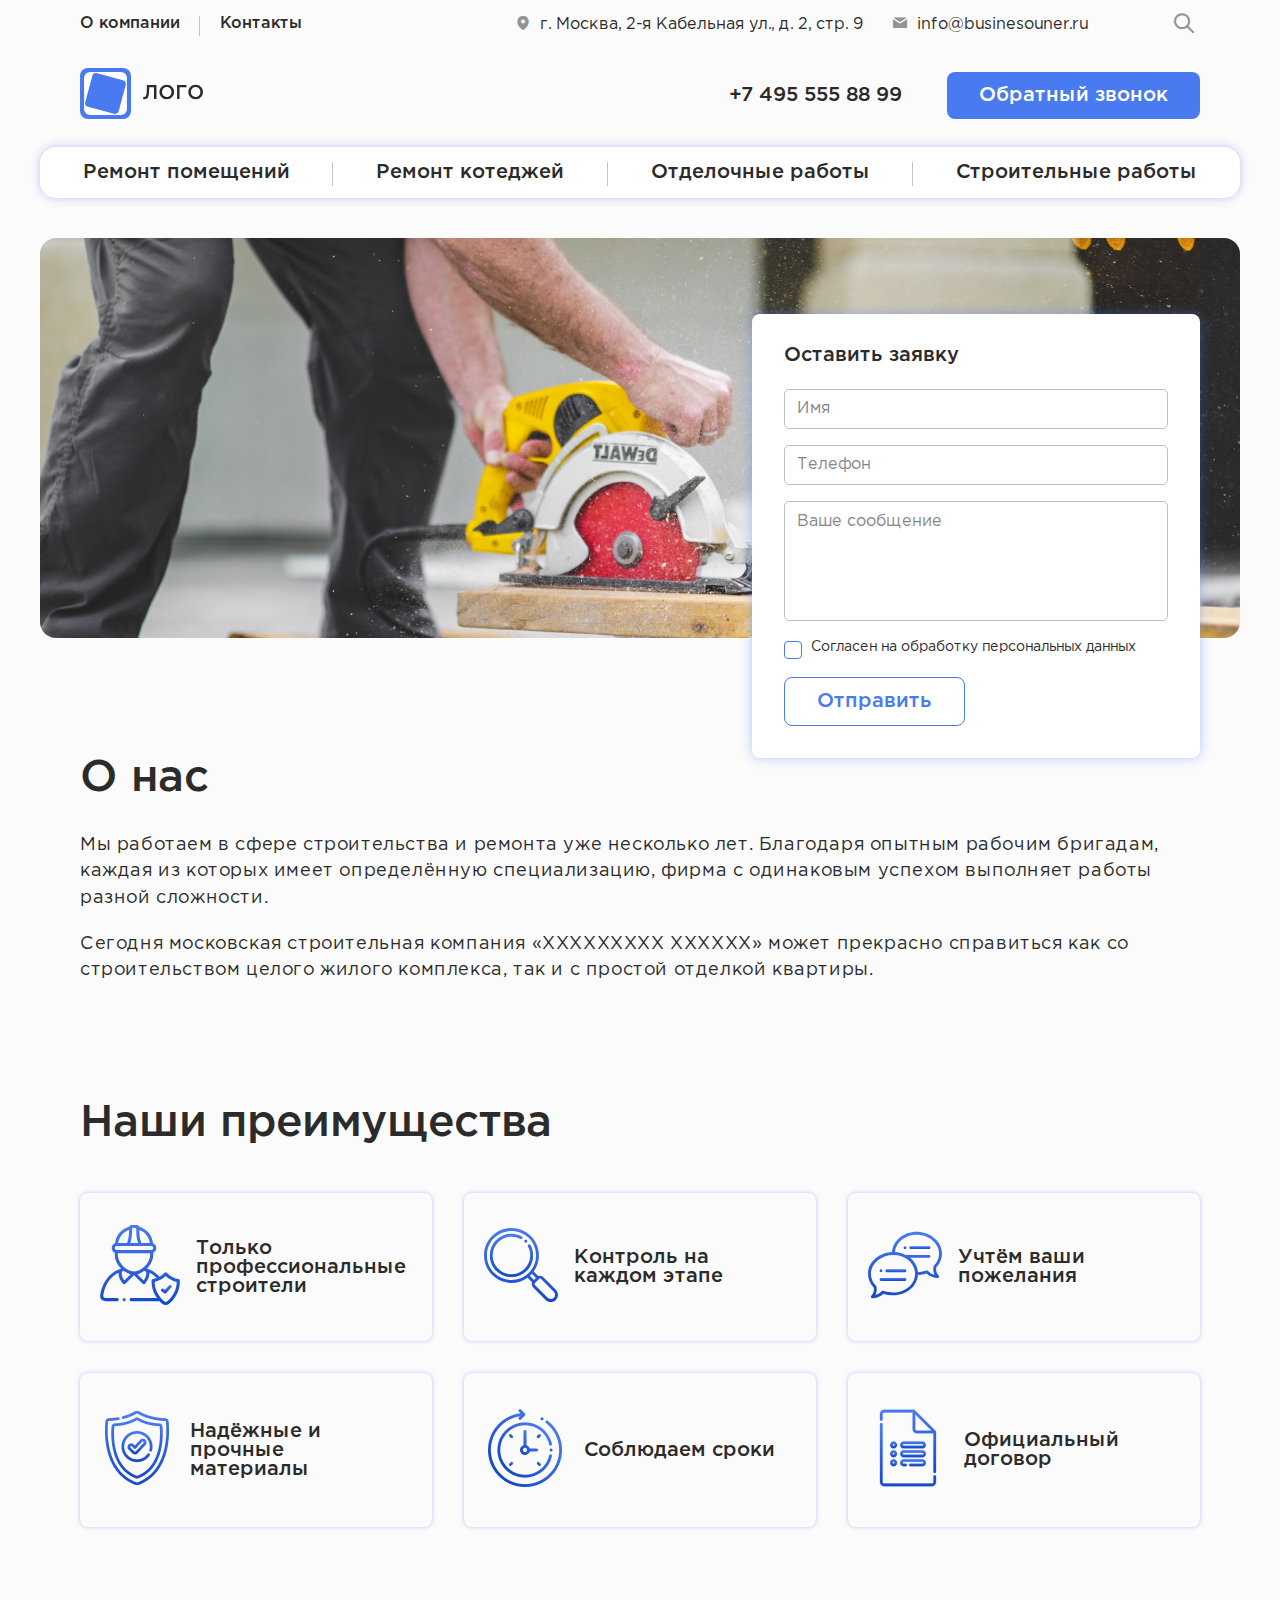
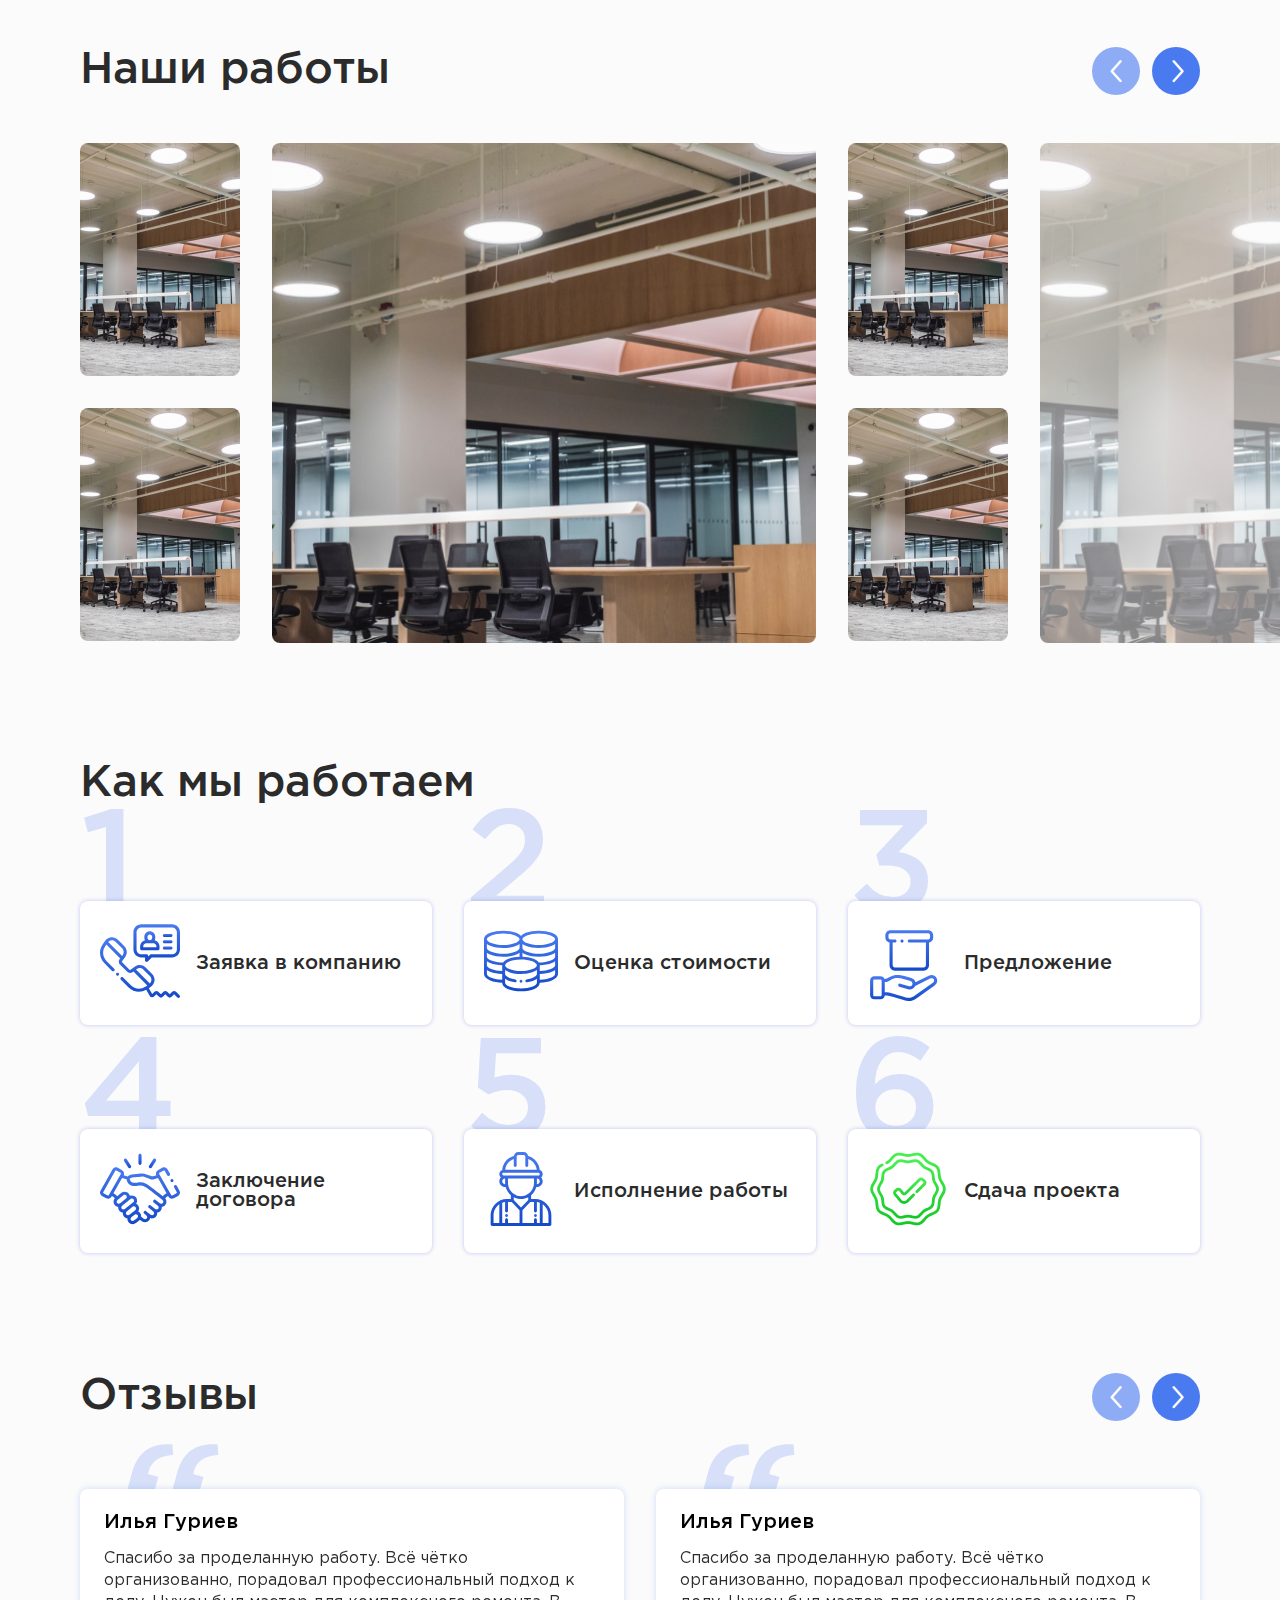
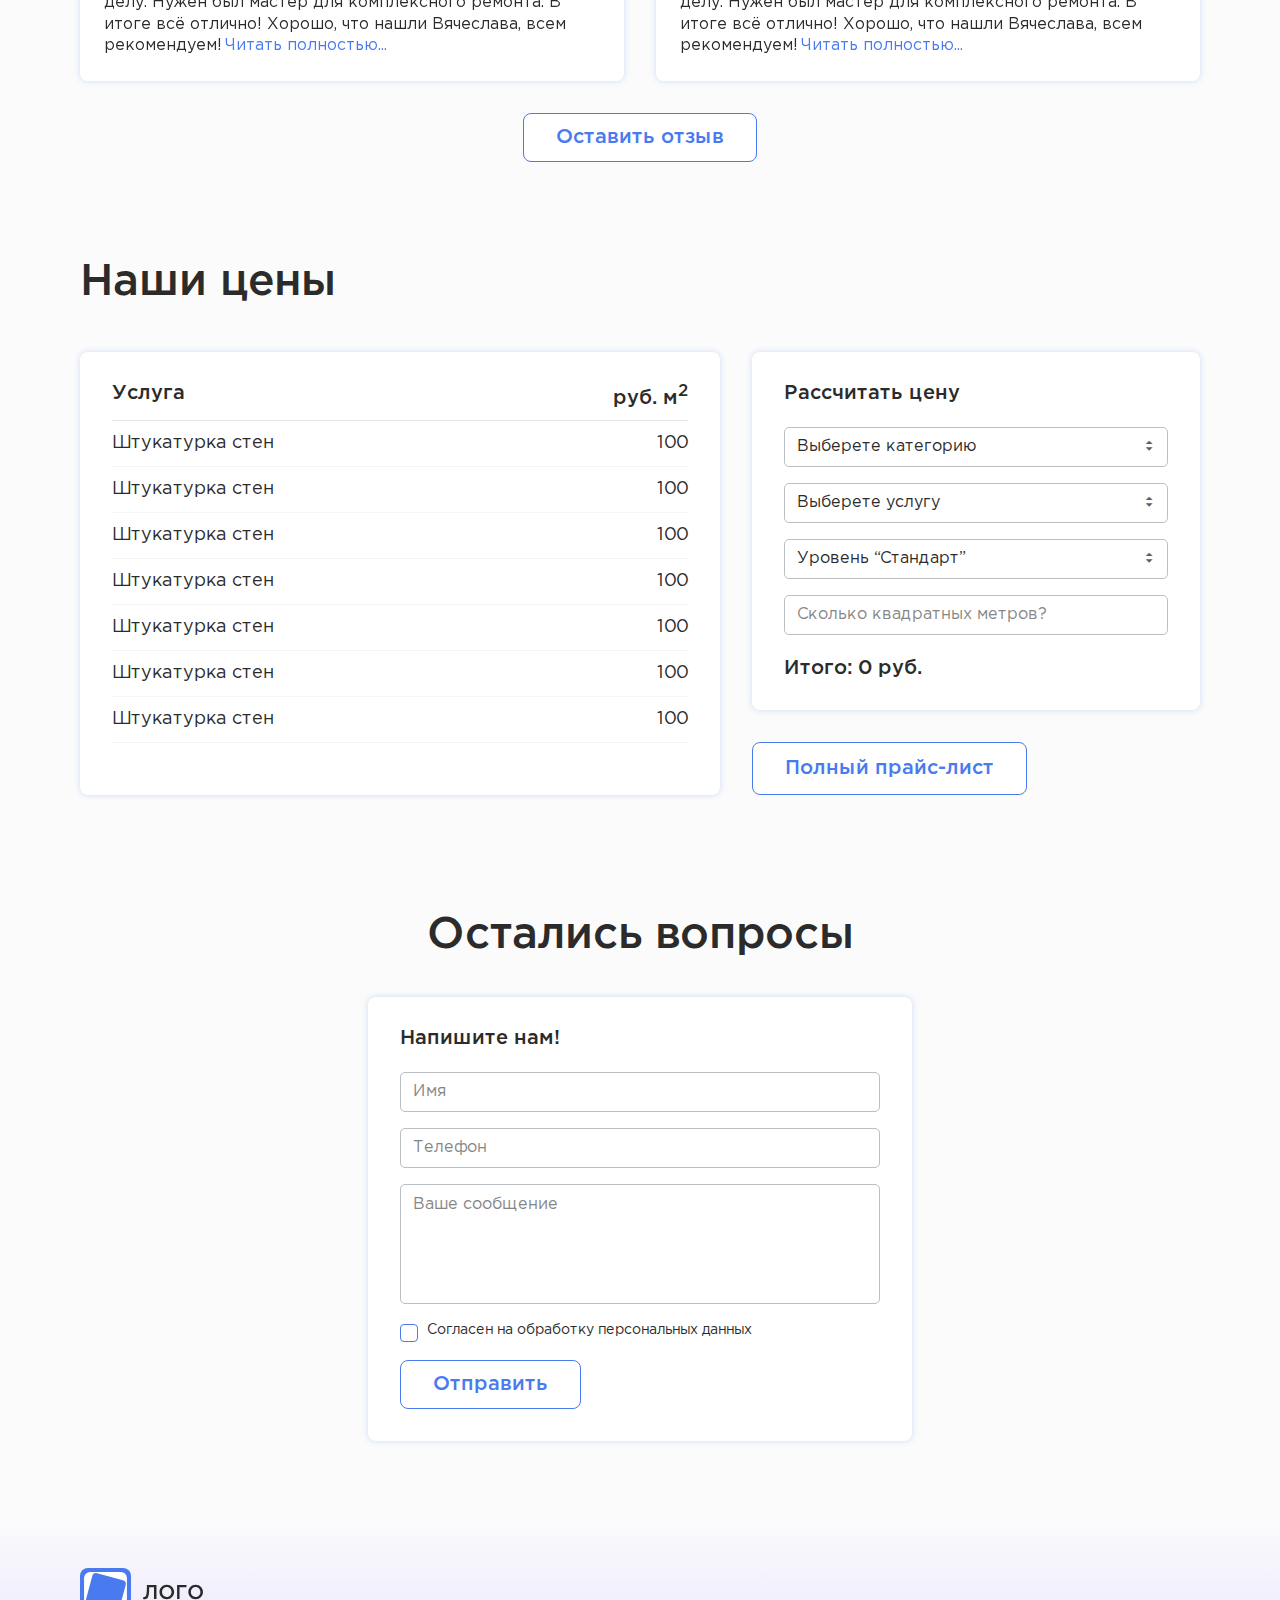
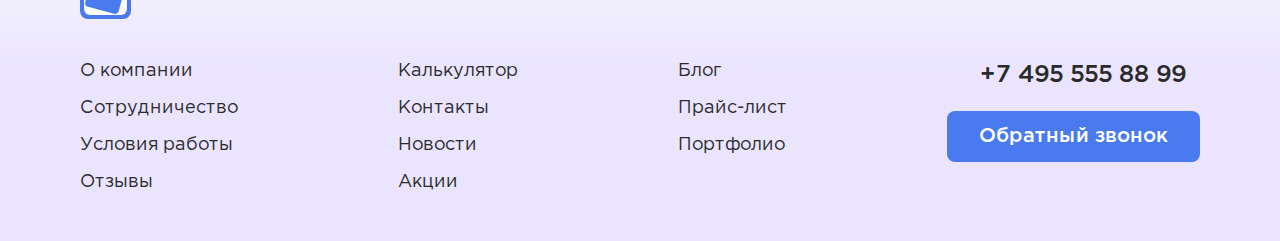
<file: home.html>
<!DOCTYPE html>
<html lang="ru">
  <head>
    <meta charset="UTF-8">
    <meta name="viewport" content="width=device-width, initial-scale=1, minimum-scale=1, maximum-scale=1">
    <title>Home</title>
    <link rel="stylesheet" href="css/main.min.css">
  </head>
  <body>
    <header class="header">
      <div class="header__top">
        <div class="container">
          <div class="header__top-left">
            <ul>
              <li><a href="#">О компании</a></li>
              <li><a href="#">Контакты</a></li>
            </ul>
          </div>
          <div class="header__top-right">
            <div class="item"> <i class="icon-locale"></i><span>г. Москва, 2-я Кабельная ул., д. 2, стр. 9</span></div><a class="item" href="mailto:info@businesouner.ru"><i class="icon-email"></i><span>info@businesouner.ru</span></a>
            <button class="item" type="button"><i class="icon-search"></i></button>
          </div>
        </div>
      </div>
      <div class="header__center">
        <div class="container">
          <div class="header__center-logo"><a href="#"><img src="./img/logo.svg" alt="logo"></a></div>
          <div class="header__center-phone"><a class="text" href="tel:74955558899">+7 495 555 88 99</a>
            <button class="button-blue" type="button"> <span>Обратный звонок</span><i class="icon-phone"></i></button>
          </div>
          <div class="header__center-burger" id="smart_menu_active">
            <div class="button-blue"><span>Меню</span>
              <div class="burger"><span></span></div>
            </div>
          </div>
        </div>
      </div>
      <div class="container-max">
        <nav class="header__nav">
          <ul>
            <li><a class="dropdown-active" href="#">Ремонт помещений</a>
              <ul class="dropdown-menu">
                <li><a href="#">Ремонт коттеджей</a></li>
                <li><a href="#">Ремонт коттеджей</a></li>
                <li><a href="#">Ремонт магазинов</a></li>
                <li><a href="#">Ремонт магазинов</a></li>
                <li><a href="#">Ремонт офисов</a></li>
                <li><a href="#">Ремонт офисов</a></li>
                <li><a href="#">Ремонт гостиниц</a></li>
                <li><a href="#">Ремонт гостиниц</a></li>
                <li><a href="#">Ремонт аптек</a></li>
                <li><a href="#">Ремонт аптек</a></li>
                <li><a href="#">Ремонт коттеджей</a></li>
                <li><a href="#">Ремонт коттеджей</a></li>
                <li><a href="#">Ремонт магазинов</a></li>
                <li><a href="#">Ремонт магазинов</a></li>
                <li><a href="#">Ремонт офисов</a></li>
                <li><a href="#">Ремонт офисов</a></li>
                <li><a href="#">Ремонт гостиниц</a></li>
                <li><a href="#">Ремонт гостиниц</a></li>
                <li><a href="#">Ремонт аптек</a></li>
                <li><a href="#">Ремонт аптек</a></li>
              </ul>
            </li>
            <li><a href="#">Ремонт котеджей</a></li>
            <li><a href="#">Отделочные работы</a></li>
            <li><a href="#">Строительные работы</a></li>
          </ul>
        </nav>
      </div>
    </header>
    <ul class="list_menu"></ul>
    <section class="banner">
      <div class="container-max">
        <div class="banner__image">
          <picture>
            <source media="(min-width: 768px)" srcset="./img/header_banner.jpg">
            <source media="(min-width: 540px)" srcset="./img/header_banner_x2.jpg"><img src="./img/header_banner_x3.jpg" alt="image">
          </picture>
        </div>
        <div class="banner__form">
          <form action="/">
            <h3 class="title">Оставить заявку</h3>
            <input class="field" type="text" placeholder="Имя">
            <input class="field _js_phone_field" type="text" placeholder="Телефон">
            <textarea class="field" placeholder="Ваше сообщение"></textarea>
            <label class="field-checked">
              <input type="checkbox" name="checked"><span class="check"></span>
              <p>Согласен на обработку персональных данных</p>
            </label>
            <button class="button-border" type="submit">Отправить</button>
          </form>
        </div>
      </div>
    </section>
    <section class="info">
      <div class="container">
        <h2 class="title">О нас</h2>
        <p>Мы работаем в сфере строительства и ремонта уже несколько лет. Благодаря опытным рабочим бригадам, каждая из которых имеет определённую специализацию, фирма с одинаковым успехом выполняет работы разной сложности.</p>
        <p>Сегодня московская строительная компания «XXXXXXXXX XXXXXX» может прекрасно справиться как со строительством целого жилого комплекса, так и с простой отделкой квартиры.</p>
      </div>
    </section>
    <section class="advantages">
      <div class="container">
        <h2 class="title">Наши преимущества</h2>
        <div class="advantages__items">
          <div class="item">
            <div class="item__icon"><img src="./img/worker.svg" alt="image"></div>
            <p>Только профессиональные строители</p>
          </div>
          <div class="item">
            <div class="item__icon"><img src="./img/loupe.svg" alt="image"></div>
            <p>Контроль на каждом этапе</p>
          </div>
          <div class="item">
            <div class="item__icon"><img src="./img/speech-bubble.svg" alt="image"></div>
            <p>Учтём ваши пожелания</p>
          </div>
          <div class="item">
            <div class="item__icon"><img src="./img/protection_icon.png" alt="image"></div>
            <p>Надёжные и прочные материалы</p>
          </div>
          <div class="item">
            <div class="item__icon"><img src="./img/back-in-time_icon.png" alt="image"></div>
            <p>Соблюдаем сроки</p>
          </div>
          <div class="item">
            <div class="item__icon"><img src="./img/google-forms.svg" alt="image"></div>
            <p>Официальный договор</p>
          </div>
        </div>
      </div>
    </section>
    <section class="works">
      <div class="container">
        <div class="works__title">
          <h2 class="title">Наши работы</h2>
          <div class="swiper-nav">
            <button class="swiper-prev" type="button"><i class="icon-arrow-left"></i></button>
            <button class="swiper-next" type="button"><i class="icon-arrow-right"></i></button>
          </div>
        </div>
      </div>
      <div class="swiper-container" id="slider_works">
        <div class="swiper-wrapper">
          <div class="swiper-slide">
            <div class="works__item"><img src="./img/works/item1.jpg" alt="image"></div>
          </div>
          <div class="swiper-slide">
            <div class="works__item"><img src="./img/works/item1.jpg" alt="image"></div>
          </div>
          <div class="swiper-slide">
            <div class="works__item"><img src="./img/works/item2.jpg" alt="image"></div>
          </div>
          <div class="swiper-slide">
            <div class="works__item"><img src="./img/works/item1.jpg" alt="image"></div>
          </div>
          <div class="swiper-slide">
            <div class="works__item"><img src="./img/works/item1.jpg" alt="image"></div>
          </div>
          <div class="swiper-slide">
            <div class="works__item"><img src="./img/works/item2.jpg" alt="image"></div>
          </div>
        </div>
        <div class="swiper-pagination"></div>
      </div>
    </section>
    <section class="how_work">
      <div class="container">
        <h2 class="title">Как мы работаем</h2>
        <div class="how_work__items">
          <div class="item">
            <div class="item__count">1</div>
            <div class="item__icon"><img src="./img/contact.svg" alt="image"></div>
            <p>Заявка в компанию</p>
          </div>
          <div class="item">
            <div class="item__count">2</div>
            <div class="item__icon"><img src="./img/coins.svg" alt="image"></div>
            <p>Оценка стоимости</p>
          </div>
          <div class="item">
            <div class="item__count">3</div>
            <div class="item__icon"><img src="./img/gift.svg" alt="image"></div>
            <p>Предложение</p>
          </div>
          <div class="item">
            <div class="item__count">4</div>
            <div class="item__icon"><img src="./img/handshake.svg" alt="image"></div>
            <p>Заключение договора</p>
          </div>
          <div class="item">
            <div class="item__count">5</div>
            <div class="item__icon"><img src="./img/worker2.svg" alt="image"></div>
            <p>Исполнение работы</p>
          </div>
          <div class="item">
            <div class="item__count">6</div>
            <div class="item__icon"><img src="./img/ok_icon.png" alt="image"></div>
            <p>Сдача проекта</p>
          </div>
        </div>
      </div>
    </section>
    <section class="reviews">
      <div class="container">
        <div class="reviews__title">
          <h2 class="title">Отзывы</h2>
          <div class="swiper-nav">
            <button class="swiper-prev" type="button"><i class="icon-arrow-left"></i></button>
            <button class="swiper-next" type="button"><i class="icon-arrow-right"></i></button>
          </div>
        </div>
        <div class="swiper-container" id="slider_reviews">
          <div class="swiper-wrapper">
            <div class="swiper-slide">
              <div class="reviews__item"><b class="title">Илья Гуриев</b>
                <p>Спасибо за проделанную работу. Всё чётко организованно, порадовал профессиональный подход к делу. Нужен был мастер для комплексного ремонта. В итоге всё отлично! Хорошо, что нашли Вячеслава, всем рекомендуем!<a href="#">Читать полностью... </a></p>
              </div>
            </div>
            <div class="swiper-slide">
              <div class="reviews__item"><b class="title">Илья Гуриев</b>
                <p>Спасибо за проделанную работу. Всё чётко организованно, порадовал профессиональный подход к делу. Нужен был мастер для комплексного ремонта. В итоге всё отлично! Хорошо, что нашли Вячеслава, всем рекомендуем!<a href="#">Читать полностью... </a></p>
              </div>
            </div>
            <div class="swiper-slide">
              <div class="reviews__item"><b class="title">Илья Гуриев</b>
                <p>Спасибо за проделанную работу. Всё чётко организованно, порадовал профессиональный подход к делу. Нужен был мастер для комплексного ремонта. В итоге всё отлично! Хорошо, что нашли Вячеслава, всем рекомендуем!<a href="#">Читать полностью... </a></p>
              </div>
            </div>
            <div class="swiper-slide">
              <div class="reviews__item"><b class="title">Илья Гуриев</b>
                <p>Спасибо за проделанную работу. Всё чётко организованно, порадовал профессиональный подход к делу. Нужен был мастер для комплексного ремонта. В итоге всё отлично! Хорошо, что нашли Вячеслава, всем рекомендуем!<a href="#">Читать полностью... </a></p>
              </div>
            </div>
            <div class="swiper-slide">
              <div class="reviews__item"><b class="title">Илья Гуриев</b>
                <p>Спасибо за проделанную работу. Всё чётко организованно, порадовал профессиональный подход к делу. Нужен был мастер для комплексного ремонта. В итоге всё отлично! Хорошо, что нашли Вячеслава, всем рекомендуем!<a href="#">Читать полностью... </a></p>
              </div>
            </div>
            <div class="swiper-slide">
              <div class="reviews__item"><b class="title">Илья Гуриев</b>
                <p>Спасибо за проделанную работу. Всё чётко организованно, порадовал профессиональный подход к делу. Нужен был мастер для комплексного ремонта. В итоге всё отлично! Хорошо, что нашли Вячеслава, всем рекомендуем!<a href="#">Читать полностью... </a></p>
              </div>
            </div>
          </div>
        </div>
        <div class="flex flex-center"><a class="button-border" href="#">Оставить отзыв </a></div>
      </div>
    </section>
    <section class="price">
      <div class="container">
        <h2 class="title">Наши цены</h2>
        <div class="price__content">
          <div class="block_wrap">
            <div class="block_wrap__table">
              <div class="title"><span>Услуга</span><span>руб. м<sup>2</sup></span></div>
              <div class="item"><span>Штукатурка стен</span><span>100</span></div>
              <div class="item"><span>Штукатурка стен</span><span>100</span></div>
              <div class="item"><span>Штукатурка стен</span><span>100</span></div>
              <div class="item"><span>Штукатурка стен</span><span>100</span></div>
              <div class="item"><span>Штукатурка стен</span><span>100</span></div>
              <div class="item"><span>Штукатурка стен</span><span>100</span></div>
              <div class="item"><span>Штукатурка стен</span><span>100</span></div>
            </div>
          </div>
          <div class="flex flex-center smart"><a class="button-border" href="#">Полный прайс-лист </a></div>
          <div class="price__calc">
            <div class="block_wrap"><span class="title">Рассчитать цену</span>
              <div class="custom-select">
                <select class="field" name="category">
                  <option value="1">Выберете категорию</option>
                  <option value="2">Выберете категорию 2</option>
                  <option value="3">Выберете категорию 3</option>
                  <option value="4">Выберете категорию 4</option>
                </select>
              </div>
              <div class="custom-select">
                <select class="field" name="service">
                  <option value="1">Выберете услугу</option>
                  <option value="2">Выберете услугу 2</option>
                  <option value="3">Выберете услугу 3</option>
                  <option value="4">Выберете услугу 4</option>
                </select>
              </div>
              <div class="custom-select">
                <select class="field" name="level">
                  <option value="1">Уровень “Стандарт”</option>
                  <option value="2">Уровень “Стандарт” 2</option>
                  <option value="3">Уровень “Стандарт” 3</option>
                  <option value="4">Уровень “Стандарт” 4</option>
                </select>
              </div>
              <input class="field" type="text" placeholder="Сколько квадратных метров?">
              <div class="subtitle">Итого: 0 руб.</div>
            </div><a class="button-border desktop" href="#">Полный прайс-лист </a>
          </div>
        </div>
      </div>
    </section>
    <section class="message">
      <div class="container">
        <h3 class="title">Остались вопросы</h3>
        <div class="block_wrap">
          <form action="/">
            <h3 class="title">Напишите нам!</h3>
            <input class="field" type="text" placeholder="Имя">
            <input class="field _js_phone_field" type="text" placeholder="Телефон">
            <textarea class="field" placeholder="Ваше сообщение"></textarea>
            <label class="field-checked">
              <input type="checkbox" name="checked"><span class="check"></span>
              <p>Согласен на обработку персональных данных</p>
            </label>
            <button class="button-border" type="submit">Отправить</button>
          </form>
        </div>
      </div>
    </section>
    <footer class="footer">
      <div class="container">
        <div class="footer__top">
          <div class="logo"><a href="/"><img src="./img/logo.svg" alt="logo"></a></div>
        </div>
        <div class="footer__bottom">
          <ul>
            <li><a href="#">О компании</a></li>
            <li><a href="#">Сотрудничество</a></li>
            <li><a href="#">Условия работы</a></li>
            <li><a href="#">Отзывы</a></li>
          </ul>
          <ul>
            <li><a href="#">Калькулятор</a></li>
            <li><a href="#">Контакты</a></li>
            <li><a href="#">Новости</a></li>
            <li><a href="#">Акции</a></li>
          </ul>
          <ul>
            <li><a href="#">Блог</a></li>
            <li><a href="#">Прайс-лист</a></li>
            <li><a href="#">Портфолио</a></li>
          </ul>
          <div class="footer__bottom-phone"><a class="text" href="tel:74955558899">+7 495 555 88 99</a>
            <button class="button-blue" type="button">Обратный звонок</button>
          </div>
        </div>
      </div>
    </footer>
    <div class="smart_menu">
      <div class="container">
        <div class="smart_menu__search">
          <form action="/">
            <div class="field-set">
              <input type="text" placeholder="Поиск">
              <button type="submit"><i class="icon-search"></i></button>
            </div>
          </form>
        </div>
        <div class="smart_menu__menu">
          <ul>
            <li><a class="list_active" href="#">Ремонт помещений</a></li>
            <li><a href="#">Отделочные работы</a></li>
            <li><a href="#">Строительные работы</a></li>
            <li><a href="#">Ремонт котеджей</a></li>
          </ul>
          <ul>
            <li><a href="#">О компании</a></li>
            <li><a href="#">Контакты</a></li>
          </ul>
        </div>
        <div class="smart_menu__bottom">
          <div class="item"> <i class="icon-locale"></i><span>г. Москва, 2-я Кабельная ул., д. 2, стр. 9</span></div><a class="item" href="mailto:info@businesouner.ru"><i class="icon-email"></i><span>info@businesouner.ru</span></a><a class="item" href="tel:74955558899">+7 495 555 88 99 </a>
        </div>
      </div>
    </div>
    <script src="./libs/swiper/swiper-bundle.min.js"></script>
    <script src="./libs/custom-select/selectal.min.js"></script>
    <link rel="stylesheet" href="css/libs.min.css">
    <script src="./js/common.js"></script>
  </body>
</html>
</file>
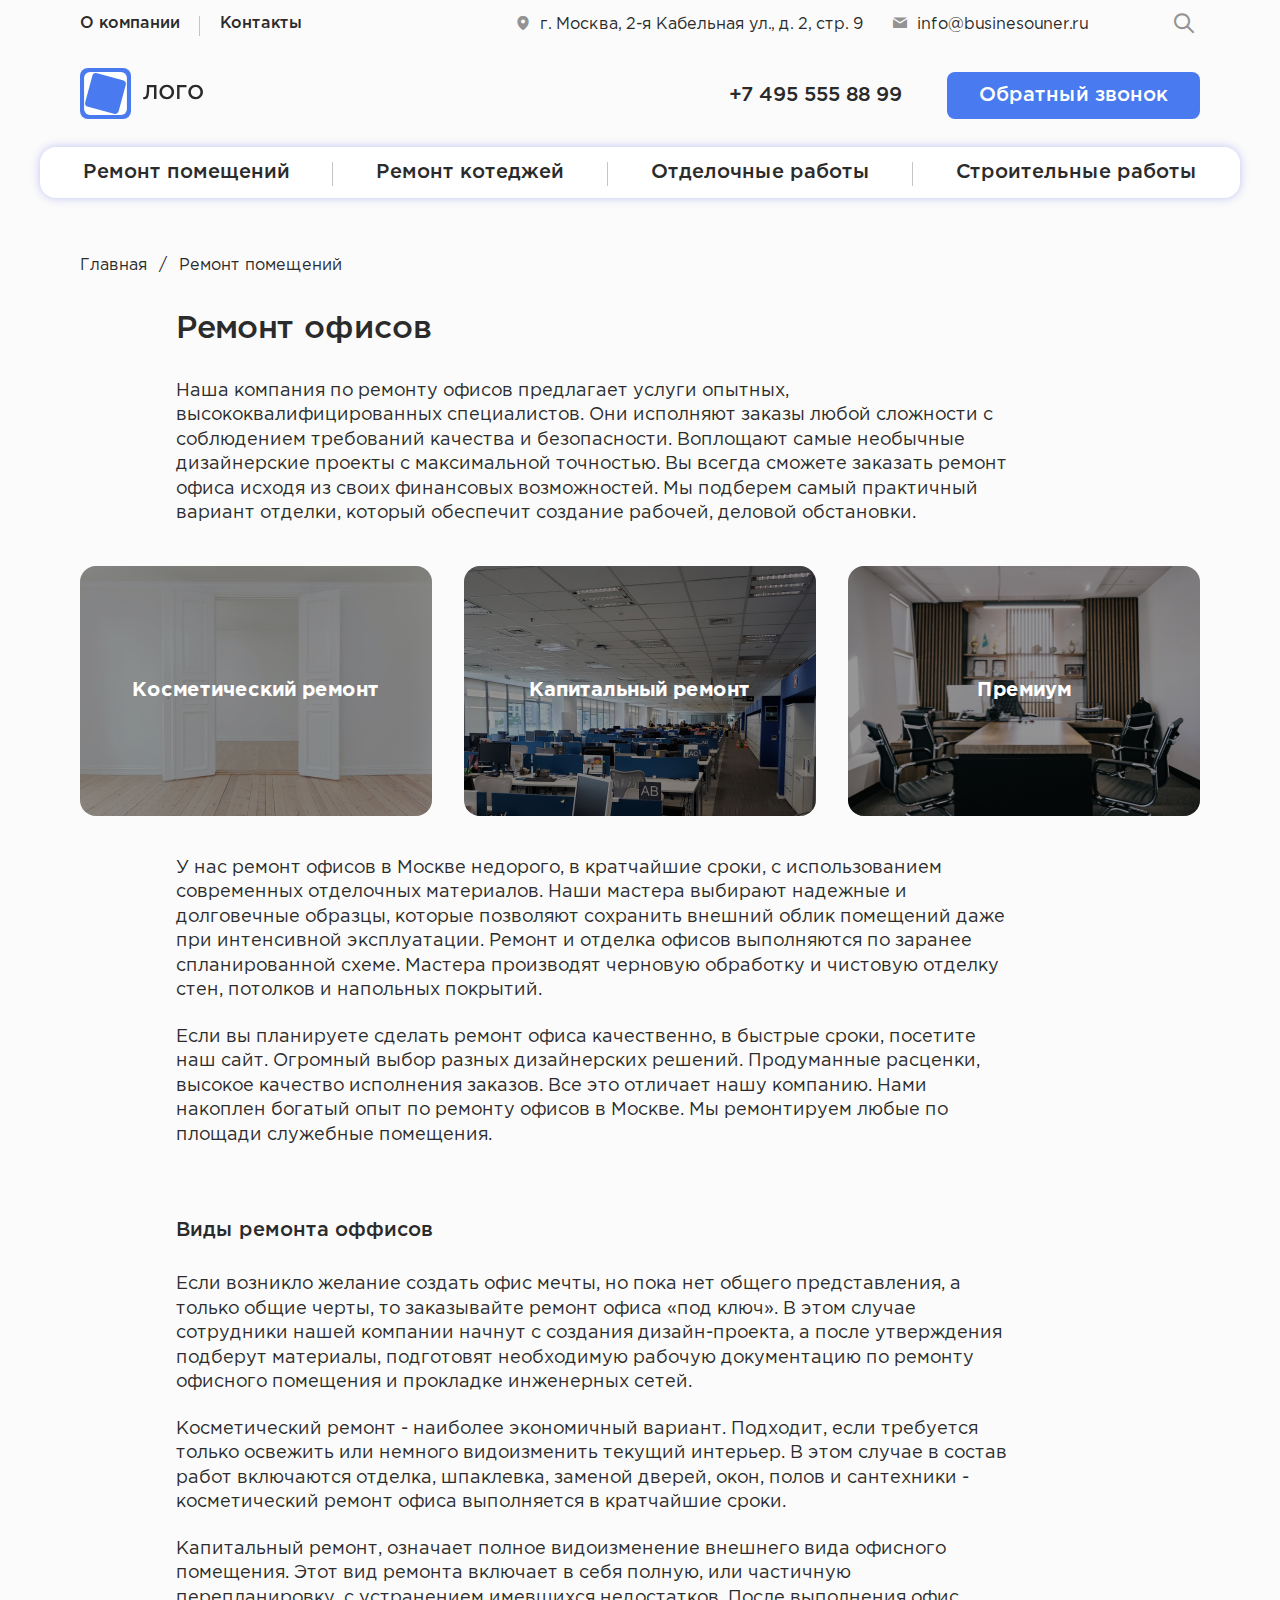
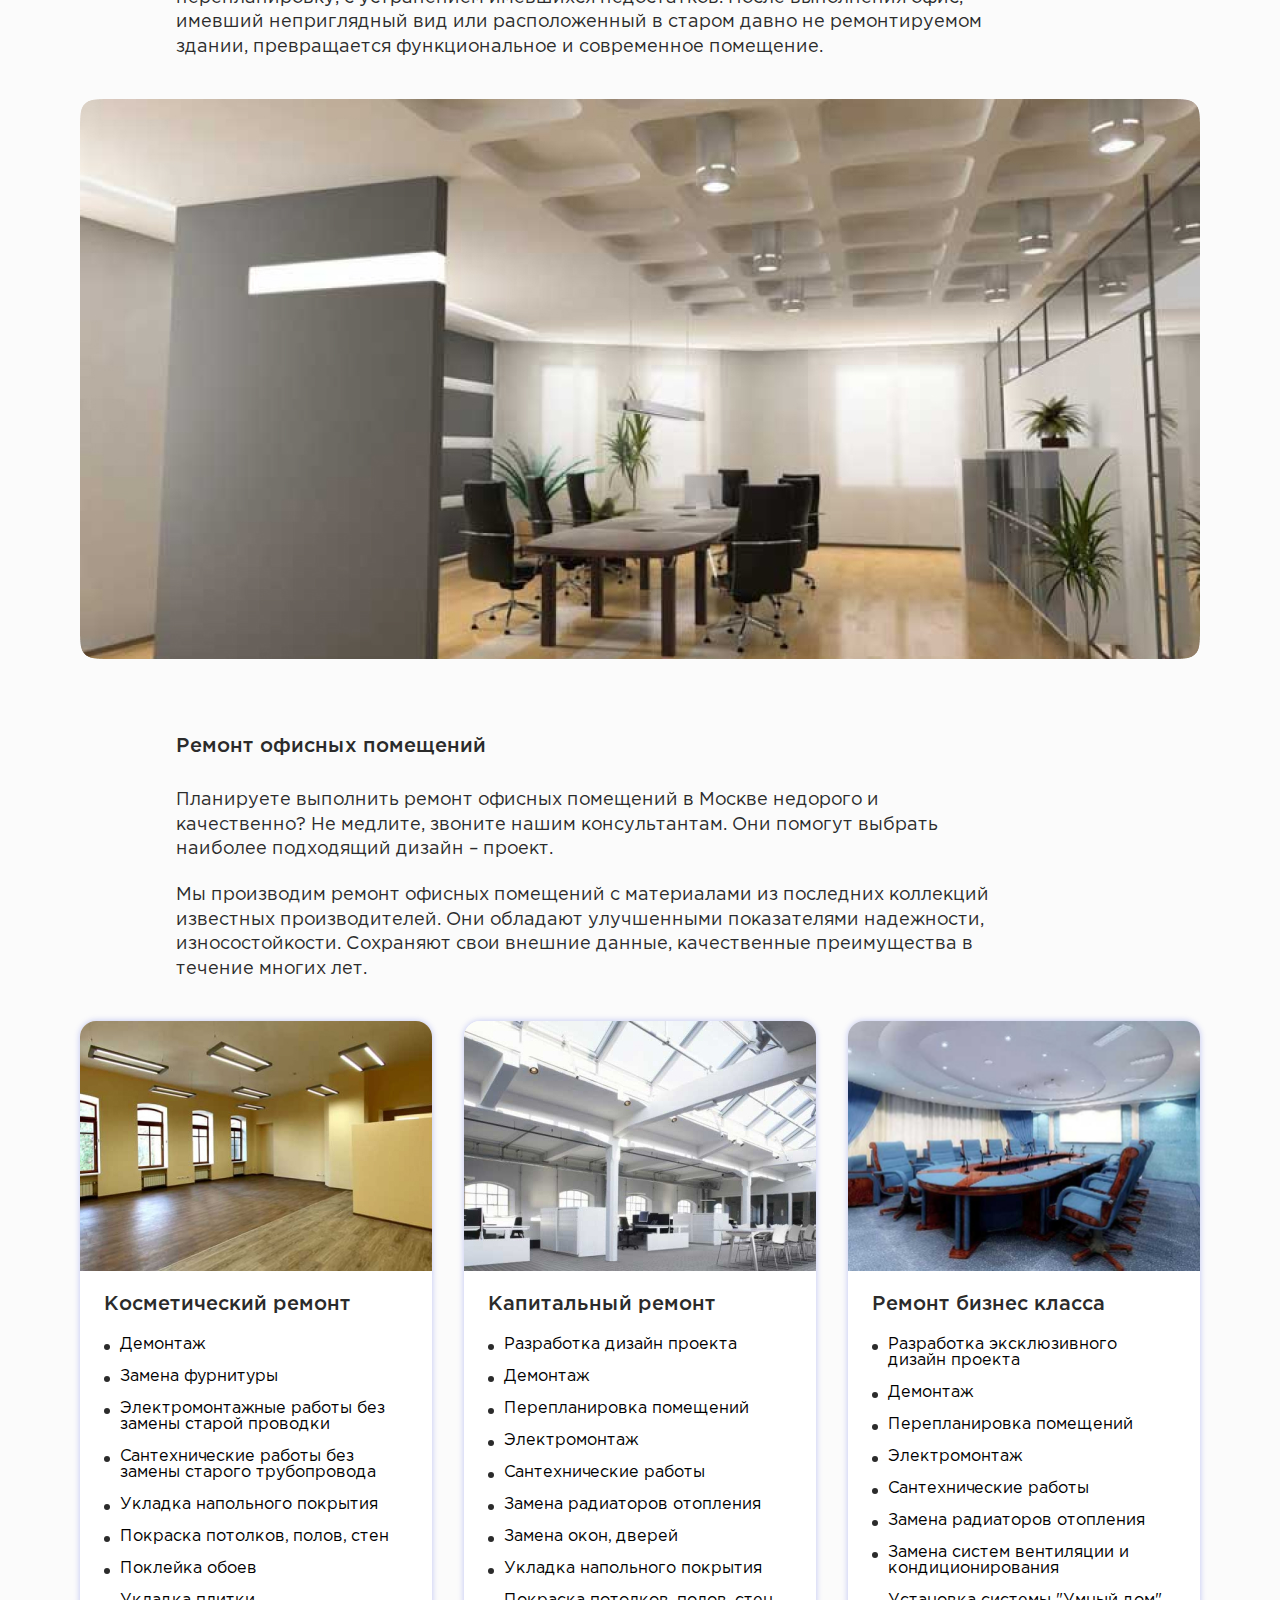
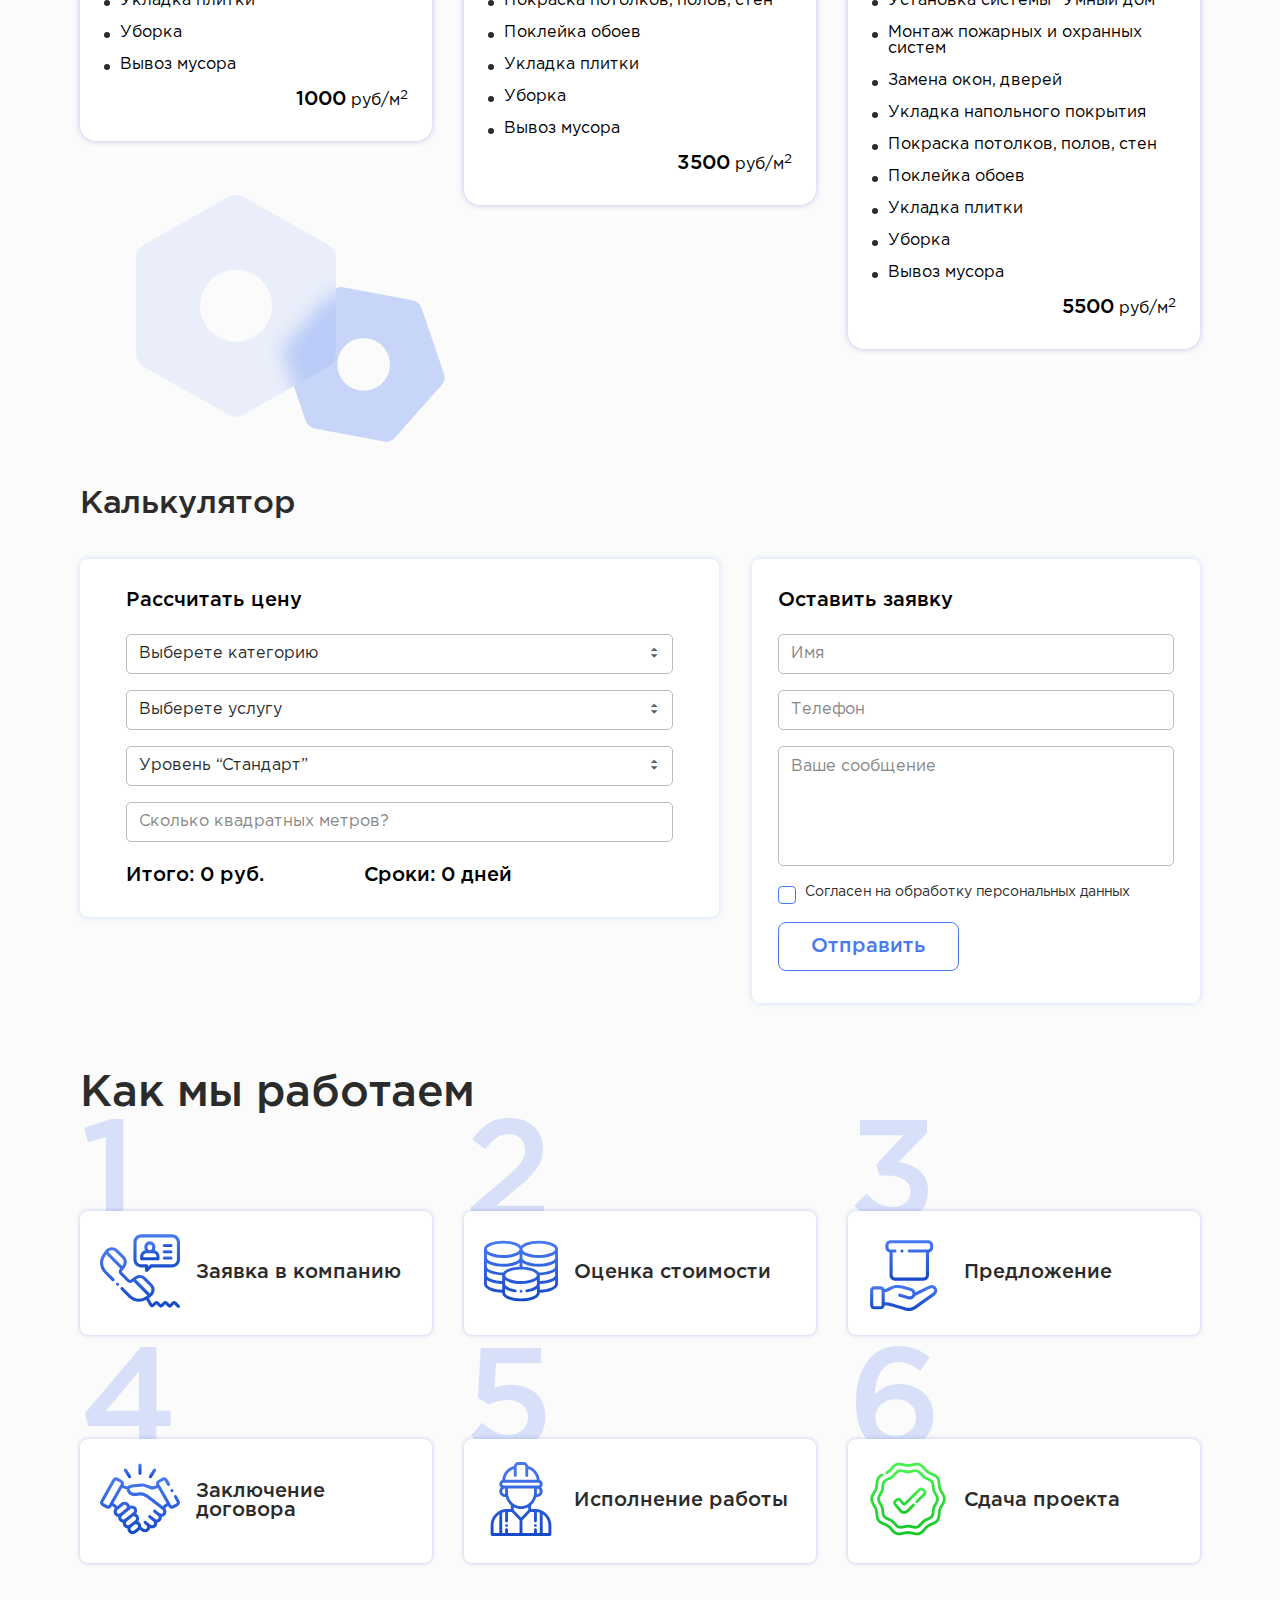
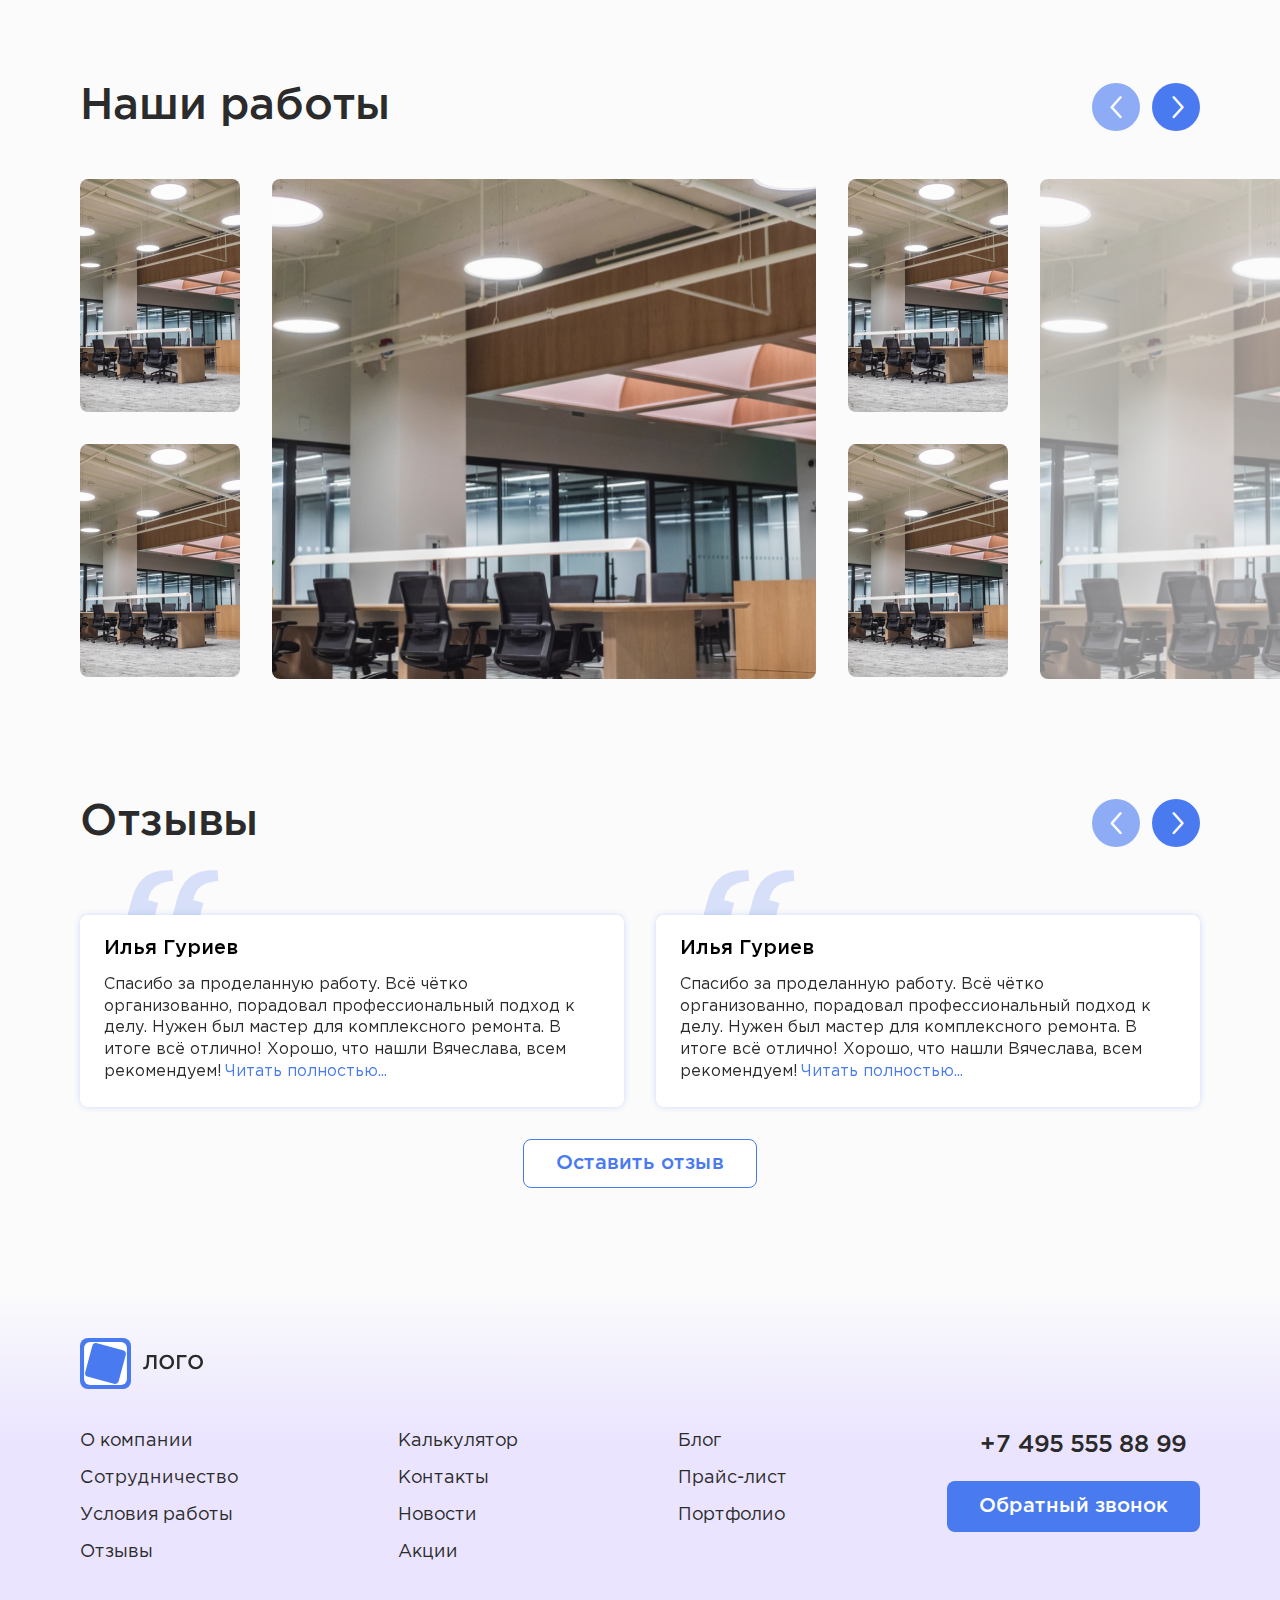
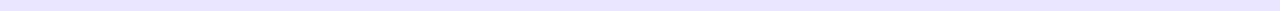
<file: texts.html>
<!DOCTYPE html>
<html lang="ru">
  <head>
    <meta charset="UTF-8">
    <meta name="viewport" content="width=device-width, initial-scale=1, minimum-scale=1, maximum-scale=1">
    <title>Text</title>
    <link rel="stylesheet" href="css/main.min.css">
  </head>
  <body>
    <header class="header">
      <div class="header__top">
        <div class="container">
          <div class="header__top-left">
            <ul>
              <li><a href="#">О компании</a></li>
              <li><a href="#">Контакты</a></li>
            </ul>
          </div>
          <div class="header__top-right">
            <div class="item"> <i class="icon-locale"></i><span>г. Москва, 2-я Кабельная ул., д. 2, стр. 9</span></div><a class="item" href="mailto:info@businesouner.ru"><i class="icon-email"></i><span>info@businesouner.ru</span></a>
            <button class="item" type="button"><i class="icon-search"></i></button>
          </div>
        </div>
      </div>
      <div class="header__center">
        <div class="container">
          <div class="header__center-logo"><a href="#"><img src="./img/logo.svg" alt="logo"></a></div>
          <div class="header__center-phone"><a class="text" href="tel:74955558899">+7 495 555 88 99</a>
            <button class="button-blue" type="button"> <span>Обратный звонок</span><i class="icon-phone"></i></button>
          </div>
          <div class="header__center-burger" id="smart_menu_active">
            <div class="button-blue"><span>Меню</span>
              <div class="burger"><span></span></div>
            </div>
          </div>
        </div>
      </div>
      <div class="container-max">
        <nav class="header__nav">
          <ul>
            <li><a class="dropdown-active" href="#">Ремонт помещений</a>
              <ul class="dropdown-menu">
                <li><a href="#">Ремонт коттеджей</a></li>
                <li><a href="#">Ремонт коттеджей</a></li>
                <li><a href="#">Ремонт магазинов</a></li>
                <li><a href="#">Ремонт магазинов</a></li>
                <li><a href="#">Ремонт офисов</a></li>
                <li><a href="#">Ремонт офисов</a></li>
                <li><a href="#">Ремонт гостиниц</a></li>
                <li><a href="#">Ремонт гостиниц</a></li>
                <li><a href="#">Ремонт аптек</a></li>
                <li><a href="#">Ремонт аптек</a></li>
                <li><a href="#">Ремонт коттеджей</a></li>
                <li><a href="#">Ремонт коттеджей</a></li>
                <li><a href="#">Ремонт магазинов</a></li>
                <li><a href="#">Ремонт магазинов</a></li>
                <li><a href="#">Ремонт офисов</a></li>
                <li><a href="#">Ремонт офисов</a></li>
                <li><a href="#">Ремонт гостиниц</a></li>
                <li><a href="#">Ремонт гостиниц</a></li>
                <li><a href="#">Ремонт аптек</a></li>
                <li><a href="#">Ремонт аптек</a></li>
              </ul>
            </li>
            <li><a href="#">Ремонт котеджей</a></li>
            <li><a href="#">Отделочные работы</a></li>
            <li><a href="#">Строительные работы</a></li>
          </ul>
        </nav>
      </div>
    </header>
    <ul class="list_menu"></ul>
    <div class="container">
      <div class="page_wrap">
        <div class="breadcrumbs"><a href="/">Главная</a><span>Ремонт помещений</span></div>
        <article class="article">
          <div class="article__content">
            <h1 class="title">Ремонт офисов</h1>
            <p>Наша компания по ремонту офисов предлагает услуги опытных, высококвалифицированных специалистов. Они исполняют заказы любой сложности с соблюдением требований качества и безопасности. Воплощают самые необычные дизайнерские проекты с максимальной точностью. Вы всегда сможете заказать ремонт офиса исходя из своих финансовых возможностей. Мы подберем самый практичный вариант отделки, который обеспечит создание рабочей, деловой обстановки.</p>
          </div>
          <div class="article__items">
            <div class="item"><b>Косметический ремонт</b><img src="./img/texts/item1.jpg" alt="image"></div>
            <div class="item"><b>Капитальный ремонт</b><img src="./img/texts/item2.jpg" alt="image"></div>
            <div class="item"><b>Премиум</b><img src="./img/texts/item3.jpg" alt="image"></div>
          </div>
          <div class="article__content">
            <p>У нас ремонт офисов в Москве недорого, в кратчайшие сроки, с использованием современных отделочных материалов. Наши мастера выбирают надежные и долговечные образцы, которые позволяют сохранить внешний облик помещений даже при интенсивной эксплуатации. Ремонт и отделка офисов выполняются по заранее спланированной схеме. Мастера производят черновую обработку и чистовую отделку стен, потолков и напольных покрытий.</p>
            <p>Если вы планируете сделать ремонт офиса качественно, в быстрые сроки, посетите наш сайт. Огромный выбор разных дизайнерских решений. Продуманные расценки, высокое качество исполнения заказов. Все это отличает нашу компанию. Нами накоплен богатый опыт по ремонту офисов в Москве. Мы ремонтируем любые по площади служебные помещения.</p>
            <h2>Виды ремонта оффисов</h2>
            <p>Если возникло желание создать офис мечты, но пока нет общего представления, а только общие черты, то заказывайте ремонт офиса «под ключ». В этом случае сотрудники нашей компании начнут с создания дизайн-проекта, а после утверждения подберут материалы, подготовят необходимую рабочую документацию по ремонту офисного помещения и прокладке инженерных сетей.</p>
            <p>Косметический ремонт - наиболее экономичный вариант. Подходит, если требуется только освежить или немного видоизменить текущий интерьер. В этом случае в состав работ включаются отделка, шпаклевка, заменой дверей, окон, полов и сантехники - косметический ремонт офиса выполняется в кратчайшие сроки.</p>
            <p>Капитальный ремонт, означает полное видоизменение внешнего вида офисного помещения. Этот вид ремонта включает в себя полную, или частичную перепланировку, с устранением имевшихся недостатков. После выполнения офис, имевший неприглядный вид или расположенный в старом давно не ремонтируемом здании, превращается функциональное и современное помещение.</p>
          </div>
          <picture>
            <source media="(min-width: 768px)" srcset="./img/texts/main.jpg">
            <source media="(min-width: 540px)" srcset="./img/texts/main_x2.jpg"><img class="image-main" src="./img/texts/main_x3.jpg" alt="image">
          </picture>
          <div class="article__content">
            <h2>Ремонт офисных помещений</h2>
            <p>Планируете выполнить ремонт офисных помещений в Москве недорого и качественно? Не медлите, звоните нашим консультантам. Они помогут выбрать наиболее подходящий дизайн – проект.</p>
            <p>Мы производим ремонт офисных помещений с материалами из последних коллекций известных производителей. Они обладают улучшенными показателями надежности, износостойкости. Сохраняют свои внешние данные, качественные преимущества в течение многих лет.</p>
          </div>
          <div class="article__items-list">
            <div class="item">
              <div class="item__image"><img src="./img/texts/item4.jpg" alt="image"></div>
              <div class="item__title"><span>Косметический ремонт</span></div>
              <ul class="item__list"> 
                <li>Демонтаж</li>
                <li>Замена фурнитуры</li>
                <li>Электромонтажные работы без замены старой проводки</li>
                <li>Сантехнические работы без замены старого трубопровода</li>
                <li>Укладка напольного покрытия</li>
                <li>Покраска потолков, полов, стен</li>
                <li>Поклейка обоев</li>
                <li>Укладка плитки</li>
                <li>Уборка</li>
                <li>Вывоз мусора</li>
              </ul>
              <div class="item__price"><span><b>1000</b> руб/м<sup>2</sup></span></div>
            </div>
            <div class="item">
              <div class="item__image"><img src="./img/texts/item5.jpg" alt="image"></div>
              <div class="item__title"><span>Капитальный ремонт</span></div>
              <ul class="item__list"> 
                <li>Разработка дизайн проекта</li>
                <li>Демонтаж</li>
                <li>Перепланировка помещений</li>
                <li>Электромонтаж</li>
                <li>Сантехнические работы</li>
                <li>Замена радиаторов отопления</li>
                <li>Замена окон, дверей</li>
                <li>Укладка напольного покрытия</li>
                <li>Покраска потолков, полов, стен</li>
                <li>Поклейка обоев</li>
                <li>Укладка плитки</li>
                <li>Уборка</li>
                <li>Вывоз мусора</li>
              </ul>
              <div class="item__price"><span><b>3500</b> руб/м<sup>2</sup></span></div>
            </div>
            <div class="item">
              <div class="item__image"><img src="./img/texts/item6.jpg" alt="image"></div>
              <div class="item__title"><span>Ремонт бизнес класса</span></div>
              <ul class="item__list"> 
                <li>Разработка эксклюзивного дизайн проекта</li>
                <li>Демонтаж</li>
                <li>Перепланировка помещений</li>
                <li>Электромонтаж</li>
                <li>Сантехнические работы</li>
                <li>Замена радиаторов отопления</li>
                <li>Замена систем вентиляции и кондиционирования</li>
                <li>Установка системы "Умный дом"</li>
                <li>Монтаж пожарных и охранных систем</li>
                <li>Замена окон, дверей</li>
                <li>Укладка напольного покрытия</li>
                <li>Покраска потолков, полов, стен</li>
                <li>Поклейка обоев</li>
                <li>Укладка плитки</li>
                <li>Уборка</li>
                <li>Вывоз мусора</li>
              </ul>
              <div class="item__price"><span><b>5500</b> руб/м<sup>2</sup></span></div>
            </div>
          </div>
        </article>
      </div>
    </div>
    <section class="calc">
      <div class="container">
        <h1 class="title">Калькулятор</h1>
        <div class="flex flex-wrap flex-between">
          <div class="block_wrap">
            <form action="/"> <span class="title">Рассчитать цену</span>
              <div class="custom-select">
                <select class="field" name="category">
                  <option value="1">Выберете категорию</option>
                  <option value="2">Выберете категорию 2</option>
                  <option value="3">Выберете категорию 3</option>
                  <option value="4">Выберете категорию 4</option>
                </select>
              </div>
              <div class="custom-select">
                <select class="field" name="service">
                  <option value="1">Выберете услугу</option>
                  <option value="2">Выберете услугу 2</option>
                  <option value="3">Выберете услугу 3</option>
                  <option value="4">Выберете услугу 4</option>
                </select>
              </div>
              <div class="custom-select">
                <select class="field" name="level">
                  <option value="1">Уровень “Стандарт”</option>
                  <option value="2">Уровень “Стандарт” 2</option>
                  <option value="3">Уровень “Стандарт” 3</option>
                  <option value="4">Уровень “Стандарт” 4</option>
                </select>
              </div>
              <input class="field" type="text" placeholder="Сколько квадратных метров?">
              <div class="flex flex-wrap">
                <div class="subtitle">Итого: 0 руб.</div>
                <div class="subtitle">Сроки: 0 дней</div>
              </div>
            </form>
          </div>
          <div class="block_wrap">
            <form action="/">
              <h3 class="title">Оставить заявку</h3>
              <input class="field" type="text" placeholder="Имя">
              <input class="field _js_phone_field" type="text" placeholder="Телефон">
              <textarea class="field" placeholder="Ваше сообщение"></textarea>
              <label class="field-checked">
                <input type="checkbox" name="checked"><span class="check"></span>
                <p>Согласен на обработку персональных данных</p>
              </label>
              <button class="button-border" type="submit">Отправить</button>
            </form>
          </div>
        </div>
      </div>
    </section>
    <section class="how_work">
      <div class="container">
        <h2 class="title">Как мы работаем</h2>
        <div class="how_work__items">
          <div class="item">
            <div class="item__count">1</div>
            <div class="item__icon"><img src="./img/contact.svg" alt="image"></div>
            <p>Заявка в компанию</p>
          </div>
          <div class="item">
            <div class="item__count">2</div>
            <div class="item__icon"><img src="./img/coins.svg" alt="image"></div>
            <p>Оценка стоимости</p>
          </div>
          <div class="item">
            <div class="item__count">3</div>
            <div class="item__icon"><img src="./img/gift.svg" alt="image"></div>
            <p>Предложение</p>
          </div>
          <div class="item">
            <div class="item__count">4</div>
            <div class="item__icon"><img src="./img/handshake.svg" alt="image"></div>
            <p>Заключение договора</p>
          </div>
          <div class="item">
            <div class="item__count">5</div>
            <div class="item__icon"><img src="./img/worker2.svg" alt="image"></div>
            <p>Исполнение работы</p>
          </div>
          <div class="item">
            <div class="item__count">6</div>
            <div class="item__icon"><img src="./img/ok_icon.png" alt="image"></div>
            <p>Сдача проекта</p>
          </div>
        </div>
      </div>
    </section>
    <section class="works">
      <div class="container">
        <div class="works__title">
          <h2 class="title">Наши работы</h2>
          <div class="swiper-nav">
            <button class="swiper-prev" type="button"><i class="icon-arrow-left"></i></button>
            <button class="swiper-next" type="button"><i class="icon-arrow-right"></i></button>
          </div>
        </div>
      </div>
      <div class="swiper-container" id="slider_works">
        <div class="swiper-wrapper">
          <div class="swiper-slide">
            <div class="works__item"><img src="./img/works/item1.jpg" alt="image"></div>
          </div>
          <div class="swiper-slide">
            <div class="works__item"><img src="./img/works/item1.jpg" alt="image"></div>
          </div>
          <div class="swiper-slide">
            <div class="works__item"><img src="./img/works/item2.jpg" alt="image"></div>
          </div>
          <div class="swiper-slide">
            <div class="works__item"><img src="./img/works/item1.jpg" alt="image"></div>
          </div>
          <div class="swiper-slide">
            <div class="works__item"><img src="./img/works/item1.jpg" alt="image"></div>
          </div>
          <div class="swiper-slide">
            <div class="works__item"><img src="./img/works/item2.jpg" alt="image"></div>
          </div>
        </div>
        <div class="swiper-pagination"></div>
      </div>
    </section>
    <section class="reviews">
      <div class="container">
        <div class="reviews__title">
          <h2 class="title">Отзывы</h2>
          <div class="swiper-nav">
            <button class="swiper-prev" type="button"><i class="icon-arrow-left"></i></button>
            <button class="swiper-next" type="button"><i class="icon-arrow-right"></i></button>
          </div>
        </div>
        <div class="swiper-container" id="slider_reviews">
          <div class="swiper-wrapper">
            <div class="swiper-slide">
              <div class="reviews__item"><b class="title">Илья Гуриев</b>
                <p>Спасибо за проделанную работу. Всё чётко организованно, порадовал профессиональный подход к делу. Нужен был мастер для комплексного ремонта. В итоге всё отлично! Хорошо, что нашли Вячеслава, всем рекомендуем!<a href="#">Читать полностью... </a></p>
              </div>
            </div>
            <div class="swiper-slide">
              <div class="reviews__item"><b class="title">Илья Гуриев</b>
                <p>Спасибо за проделанную работу. Всё чётко организованно, порадовал профессиональный подход к делу. Нужен был мастер для комплексного ремонта. В итоге всё отлично! Хорошо, что нашли Вячеслава, всем рекомендуем!<a href="#">Читать полностью... </a></p>
              </div>
            </div>
            <div class="swiper-slide">
              <div class="reviews__item"><b class="title">Илья Гуриев</b>
                <p>Спасибо за проделанную работу. Всё чётко организованно, порадовал профессиональный подход к делу. Нужен был мастер для комплексного ремонта. В итоге всё отлично! Хорошо, что нашли Вячеслава, всем рекомендуем!<a href="#">Читать полностью... </a></p>
              </div>
            </div>
            <div class="swiper-slide">
              <div class="reviews__item"><b class="title">Илья Гуриев</b>
                <p>Спасибо за проделанную работу. Всё чётко организованно, порадовал профессиональный подход к делу. Нужен был мастер для комплексного ремонта. В итоге всё отлично! Хорошо, что нашли Вячеслава, всем рекомендуем!<a href="#">Читать полностью... </a></p>
              </div>
            </div>
            <div class="swiper-slide">
              <div class="reviews__item"><b class="title">Илья Гуриев</b>
                <p>Спасибо за проделанную работу. Всё чётко организованно, порадовал профессиональный подход к делу. Нужен был мастер для комплексного ремонта. В итоге всё отлично! Хорошо, что нашли Вячеслава, всем рекомендуем!<a href="#">Читать полностью... </a></p>
              </div>
            </div>
            <div class="swiper-slide">
              <div class="reviews__item"><b class="title">Илья Гуриев</b>
                <p>Спасибо за проделанную работу. Всё чётко организованно, порадовал профессиональный подход к делу. Нужен был мастер для комплексного ремонта. В итоге всё отлично! Хорошо, что нашли Вячеслава, всем рекомендуем!<a href="#">Читать полностью... </a></p>
              </div>
            </div>
          </div>
        </div>
        <div class="flex flex-center"><a class="button-border" href="#">Оставить отзыв </a></div>
      </div>
    </section>
    <footer class="footer">
      <div class="container">
        <div class="footer__top">
          <div class="logo"><a href="/"><img src="./img/logo.svg" alt="logo"></a></div>
        </div>
        <div class="footer__bottom">
          <ul>
            <li><a href="#">О компании</a></li>
            <li><a href="#">Сотрудничество</a></li>
            <li><a href="#">Условия работы</a></li>
            <li><a href="#">Отзывы</a></li>
          </ul>
          <ul>
            <li><a href="#">Калькулятор</a></li>
            <li><a href="#">Контакты</a></li>
            <li><a href="#">Новости</a></li>
            <li><a href="#">Акции</a></li>
          </ul>
          <ul>
            <li><a href="#">Блог</a></li>
            <li><a href="#">Прайс-лист</a></li>
            <li><a href="#">Портфолио</a></li>
          </ul>
          <div class="footer__bottom-phone"><a class="text" href="tel:74955558899">+7 495 555 88 99</a>
            <button class="button-blue" type="button">Обратный звонок</button>
          </div>
        </div>
      </div>
    </footer>
    <div class="smart_menu">
      <div class="container">
        <div class="smart_menu__search">
          <form action="/">
            <div class="field-set">
              <input type="text" placeholder="Поиск">
              <button type="submit"><i class="icon-search"></i></button>
            </div>
          </form>
        </div>
        <div class="smart_menu__menu">
          <ul>
            <li><a class="list_active" href="#">Ремонт помещений</a></li>
            <li><a href="#">Отделочные работы</a></li>
            <li><a href="#">Строительные работы</a></li>
            <li><a href="#">Ремонт котеджей</a></li>
          </ul>
          <ul>
            <li><a href="#">О компании</a></li>
            <li><a href="#">Контакты</a></li>
          </ul>
        </div>
        <div class="smart_menu__bottom">
          <div class="item"> <i class="icon-locale"></i><span>г. Москва, 2-я Кабельная ул., д. 2, стр. 9</span></div><a class="item" href="mailto:info@businesouner.ru"><i class="icon-email"></i><span>info@businesouner.ru</span></a><a class="item" href="tel:74955558899">+7 495 555 88 99 </a>
        </div>
      </div>
    </div>
    <script src="./libs/swiper/swiper-bundle.min.js"></script>
    <script src="./libs/custom-select/selectal.min.js"></script>
    <link rel="stylesheet" href="css/libs.min.css">
    <script src="./js/common.js"></script>
  </body>
</html>
</file>
<file: css/main.min.css>
*,*::after,*::before{-webkit-box-sizing:border-box;box-sizing:border-box}blockquote,body,dd,dl,figcaption,figure,h1,h2,h3,h4,li,ol,p,ul{margin:0}body{scroll-behavior:smooth;text-rendering:optimizeSpeed;overflow-x:hidden}ol,ul{padding:0;list-style:none}a{font-family:inherit;text-decoration:none;color:inherit}img{max-width:100%;height:auto}button{cursor:pointer;border:none}button,input,select,textarea{font-family:inherit}@font-face{font-family:'Gotham Pro';src:local("Gotham Pro"),local("GothamPro"),url("../fonts/GothamPro/GothamPro.woff") format("woff");font-weight:normal;font-style:normal}@font-face{font-family:'Gotham Pro';src:local("Gotham Pro Medium"),local("GothamPro-Medium"),url("../fonts/GothamPro/GothamPro-Medium.woff") format("woff");font-weight:500;font-style:normal}@font-face{font-family:'Gotham Pro';src:local("Gotham Pro Bold"),local("GothamPro-Bold"),url("../fonts/GothamPro/GothamPro-Bold.woff") format("woff");font-weight:bold;font-style:normal}:root{--f-default: 'Gotham Pro';--c-blue: #497AF0;--c-blue-h: #1E5DF4;--c-text: #2B2B2B;--s-medium: 500;--mb-section: 120px}*{outline:none;border:0}html,body{position:relative;overflow-x:hidden}html{font-size:100%}button{background-color:transparent}a{text-decoration:none}li{list-style:none}p{font-size:1.125rem;color:var(--c-text)}@media (max-width: 540px){p{font-size:0.875rem}}b,strong{font-weight:var(--s-medium)}h2,h3{font-size:2.75rem}@media (max-width: 540px){h2,h3{font-size:2rem}}h1,h2,h3,h4,h5,h6{font-weight:var(--s-medium);color:var(--c-text)}body{position:relative;font-size:1rem;font-family:var(--f-default);overflow-x:hidden;background-color:#FBFBFB}.container{max-width:1120px;margin:0 auto}@media (max-width: 1200px){.container{max-width:100%;width:calc(100% - 40px)}}.container-max{width:1200px;margin:0 auto}@media (max-width: 1200px){.container-max{max-width:100%;width:calc(100% - 40px)}}.relative{position:relative}.w-8\/12{-webkit-box-flex:0;-webkit-flex:0 0 66.666667%;-ms-flex:0 0 66.666667%;flex:0 0 66.666667%;max-width:66.666667%}.w-7\/12{-webkit-box-flex:0;-webkit-flex:0 0 58.333333%;-ms-flex:0 0 58.333333%;flex:0 0 58.333333%;max-width:58.333333%}.w-6\/12{-webkit-box-flex:0;-webkit-flex:0 0 50%;-ms-flex:0 0 50%;flex:0 0 50%;max-width:50%}.w-5\/12{-webkit-box-flex:0;-webkit-flex:0 0 41.666667%;-ms-flex:0 0 41.666667%;flex:0 0 41.666667%;max-width:41.666667%}.w-4\/12{-webkit-box-flex:0;-webkit-flex:0 0 33.333333%;-ms-flex:0 0 33.333333%;flex:0 0 33.333333%;max-width:33.333333%}.w-full{width:100%}.h-full{height:100%}.block{display:block}.flex{display:-webkit-box;display:-webkit-flex;display:-ms-flexbox;display:flex}.flex-wrap{-webkit-flex-wrap:wrap;-ms-flex-wrap:wrap;flex-wrap:wrap}.flex-col{-webkit-box-orient:vertical;-webkit-box-direction:normal;-webkit-flex-direction:column;-ms-flex-direction:column;flex-direction:column}.flex-end{-webkit-box-pack:end;-webkit-justify-content:flex-end;-ms-flex-pack:end;justify-content:flex-end}.flex-center{-webkit-box-pack:center;-webkit-justify-content:center;-ms-flex-pack:center;justify-content:center}.flex-between{-webkit-box-pack:justify;-webkit-justify-content:space-between;-ms-flex-pack:justify;justify-content:space-between}.items-center{-webkit-box-align:center !important;-webkit-align-items:center !important;-ms-flex-align:center !important;align-items:center !important}.items-start{-webkit-box-align:start !important;-webkit-align-items:flex-start !important;-ms-flex-align:start !important;align-items:flex-start !important}.items-end{-webkit-box-align:end !important;-webkit-align-items:flex-end !important;-ms-flex-align:end !important;align-items:flex-end !important}.text-center{text-align:center}.text-right{text-align:right}.text-left{text-align:left}.button-blue{border-radius:0.5rem;background-color:var(--c-blue);color:white;font-size:1.25rem;font-weight:var(--s-medium);padding:0.875rem 2rem;-webkit-transition:all 200ms ease;-o-transition:all 200ms ease;transition:all 200ms ease}.button-blue:hover{background-color:var(--c-blue-h)}.button-border{border-radius:0.5rem;background-color:white;color:var(--c-blue);font-size:1.25rem;font-weight:var(--s-medium);padding:0.875rem 2rem;border:0.0625rem solid var(--c-blue);-webkit-transition:all 200ms ease;-o-transition:all 200ms ease;transition:all 200ms ease}@media (max-width: 540px){.button-border{font-size:1.125rem}}.button-border:hover{color:var(--c-blue-h);border-color:var(--c-blue-h)}.field{width:100%;height:2.5rem;border-radius:0.3125rem;color:var(--c-text);padding:0 0.75rem;border:0.0625rem solid #BABFC3;font-size:1rem;font-family:var(--f-default)}.field::-webkit-input-placeholder{color:#868686}.field:-moz-placeholder{color:#868686}.field::-moz-placeholder{color:#868686}.field:-ms-input-placeholder{color:#868686}textarea.field{padding:0.75rem;resize:none;color:var(--c-text);height:7.5rem}textarea.field::-webkit-input-placeholder{color:#868686}textarea.field:-moz-placeholder{color:#868686}textarea.field::-moz-placeholder{color:#868686}textarea.field:-ms-input-placeholder{color:#868686}.field-checked{display:-webkit-box;display:-webkit-flex;display:-ms-flexbox;display:flex;margin-bottom:1.125rem;cursor:pointer}.field-checked input{display:none}.field-checked input:checked ~ .check{background-color:var(--c-blue)}.field-checked input:checked ~ .check::before{content:"\e903";font-family:'icons';font-size:0.5rem;color:white}.field-checked .check{width:1.125rem;height:1.125rem;-webkit-box-flex:0;-webkit-flex:0 0 1.125rem;-ms-flex:0 0 1.125rem;flex:0 0 1.125rem;border-radius:0.25rem;background-color:white;display:-webkit-box;display:-webkit-flex;display:-ms-flexbox;display:flex;-webkit-box-align:center;-webkit-align-items:center;-ms-flex-align:center;align-items:center;-webkit-box-pack:center;-webkit-justify-content:center;-ms-flex-pack:center;justify-content:center;border:0.0625rem solid var(--c-blue);-webkit-transition:all 200ms ease;-o-transition:all 200ms ease;transition:all 200ms ease;margin-right:0.5625rem}.field-checked p{font-size:0.875rem;color:var(--c-text)}.block_wrap{border-radius:0.5rem;padding:2rem;background-color:white;-webkit-box-shadow:0 0 6px rgba(73,122,240,0.25);box-shadow:0 0 6px rgba(73,122,240,0.25)}@media (max-width: 899px){.block_wrap{padding:1.5rem}}.block_wrap__table .title{display:-webkit-box;display:-webkit-flex;display:-ms-flexbox;display:flex;-webkit-flex-wrap:wrap;-ms-flex-wrap:wrap;flex-wrap:wrap;-webkit-box-pack:justify;-webkit-justify-content:space-between;-ms-flex-pack:justify;justify-content:space-between;padding-bottom:0.75rem;border-bottom:0.0625rem solid #E5E5E5}.block_wrap__table .title span{font-size:1.25rem;color:var(--c-text);font-weight:var(--s-medium)}.block_wrap__table .item{display:-webkit-box;display:-webkit-flex;display:-ms-flexbox;display:flex;-webkit-flex-wrap:wrap;-ms-flex-wrap:wrap;flex-wrap:wrap;-webkit-box-pack:justify;-webkit-justify-content:space-between;-ms-flex-pack:justify;justify-content:space-between;padding:0.875rem 0;border-bottom:0.0625rem solid #F5F5F5}.block_wrap__table .item span{font-size:1.125rem;color:var(--c-text)}.header{display:-webkit-box;display:-webkit-flex;display:-ms-flexbox;display:flex;-webkit-box-orient:vertical;-webkit-box-direction:normal;-webkit-flex-direction:column;-ms-flex-direction:column;flex-direction:column;margin-bottom:2.5rem}@media (max-width: 1050px){.header{position:relative;z-index:101;background-color:#FAFBFF;margin-bottom:0}}.header__top{padding:0.75rem 0;margin-bottom:1.25rem}@media (max-width: 1050px){.header__top{display:none}}.header__top>.container{display:-webkit-box;display:-webkit-flex;display:-ms-flexbox;display:flex;-webkit-flex-wrap:wrap;-ms-flex-wrap:wrap;flex-wrap:wrap;-webkit-box-align:center;-webkit-align-items:center;-ms-flex-align:center;align-items:center;-webkit-box-pack:justify;-webkit-justify-content:space-between;-ms-flex-pack:justify;justify-content:space-between}.header__top-left ul{display:-webkit-box;display:-webkit-flex;display:-ms-flexbox;display:flex;-webkit-flex-wrap:wrap;-ms-flex-wrap:wrap;flex-wrap:wrap}.header__top-left ul li{position:relative;margin-right:2.5rem}.header__top-left ul li:last-child{margin-right:0}.header__top-left ul li:last-child::before{display:none}.header__top-left ul li::before{content:"";position:absolute;top:0;right:-1.25rem;height:1.25rem;width:0.0625rem;background-color:#C4C4C4}.header__top-left ul li a{color:var(--c-text);font-weight:var(--s-medium)}.header__top-right{display:-webkit-box;display:-webkit-flex;display:-ms-flexbox;display:flex;-webkit-flex-wrap:wrap;-ms-flex-wrap:wrap;flex-wrap:wrap;-webkit-box-align:center;-webkit-align-items:center;-ms-flex-align:center;align-items:center}.header__top-right .item i{margin-right:0.625rem;font-size:0.875rem}.header__top-right .item span{color:#2A2A2A}.header__top-right .item:first-child{margin-right:1.875rem}.header__top-right .item:last-child{margin-left:5rem}.header__top-right .item:last-child i{font-size:1.25rem;margin-right:0}.header__center{margin-bottom:1.5rem}@media (max-width: 1050px){.header__center{margin-top:2rem;margin-bottom:2rem;background-color:#FAFBFF}}.header__center>.container{display:-webkit-box;display:-webkit-flex;display:-ms-flexbox;display:flex;-webkit-flex-wrap:wrap;-ms-flex-wrap:wrap;flex-wrap:wrap;-webkit-box-align:center;-webkit-align-items:center;-ms-flex-align:center;align-items:center;-webkit-box-pack:justify;-webkit-justify-content:space-between;-ms-flex-pack:justify;justify-content:space-between}@media (max-width: 1050px){.header__center-phone{margin-left:auto;margin-right:1.5rem}}.header__center-phone .text{margin-right:2.5rem;font-size:1.25rem;color:#2A2A2A;font-weight:var(--s-medium)}@media (max-width: 1050px){.header__center-phone .text{margin-right:1rem}}@media (max-width: 660px){.header__center-phone .text{display:none}}@media (max-width: 1050px){.header__center-phone .button-blue{padding:0.9375rem}}@media (max-width: 1050px){.header__center-phone .button-blue span{display:none}}.header__center-phone .button-blue i{display:none}@media (max-width: 1050px){.header__center-phone .button-blue i{display:block;font-size:1.25rem}}.header__center-burger{display:none}@media (max-width: 1050px){.header__center-burger{display:block}.header__center-burger .button-blue{display:-webkit-box;display:-webkit-flex;display:-ms-flexbox;display:flex;-webkit-box-align:center;-webkit-align-items:center;-ms-flex-align:center;align-items:center;padding:0.875rem 1.5rem}.header__center-burger .button-blue>span{margin-right:0.5rem}.header__center-burger .burger{width:1.5625rem;height:1.125rem;display:-webkit-box;display:-webkit-flex;display:-ms-flexbox;display:flex;-webkit-box-orient:vertical;-webkit-box-direction:normal;-webkit-flex-direction:column;-ms-flex-direction:column;flex-direction:column;-webkit-box-pack:justify;-webkit-justify-content:space-between;-ms-flex-pack:justify;justify-content:space-between}.header__center-burger .burger span{width:100%;height:0.125rem;background-color:white;-webkit-transition:all 200ms ease;-o-transition:all 200ms ease;transition:all 200ms ease}.header__center-burger .burger::after,.header__center-burger .burger::before{content:"";width:100%;height:0.125rem;background-color:white;-webkit-transition:all 200ms ease;-o-transition:all 200ms ease;transition:all 200ms ease}}@media (max-width: 660px){.header__center-burger .button-blue{width:3.25rem;height:3.25rem;padding:0;display:-webkit-box;display:-webkit-flex;display:-ms-flexbox;display:flex;-webkit-box-pack:center;-webkit-justify-content:center;-ms-flex-pack:center;justify-content:center}.header__center-burger .button-blue>span{display:none}}@media (max-width: 1050px){.header__center-burger.active .burger span{opacity:0}.header__center-burger.active .burger::before{-webkit-transform:rotate(45deg) translateY(0.4375rem) translateX(0.3125rem);-ms-transform:rotate(45deg) translateY(0.4375rem) translateX(0.3125rem);transform:rotate(45deg) translateY(0.4375rem) translateX(0.3125rem)}.header__center-burger.active .burger::after{-webkit-transform:rotate(-45deg) translateY(-0.375rem) translateX(0.25rem);-ms-transform:rotate(-45deg) translateY(-0.375rem) translateX(0.25rem);transform:rotate(-45deg) translateY(-0.375rem) translateX(0.25rem)}}.header__nav{width:100%;border-radius:1rem;background-color:white;-webkit-box-shadow:0 0 0.625rem rgba(10,31,221,0.25);box-shadow:0 0 0.625rem rgba(10,31,221,0.25)}@media (max-width: 1050px){.header__nav{display:none}}.header__nav>ul{display:-webkit-box;display:-webkit-flex;display:-ms-flexbox;display:flex;-webkit-flex-wrap:wrap;-ms-flex-wrap:wrap;flex-wrap:wrap;-webkit-box-pack:justify;-webkit-justify-content:space-between;-ms-flex-pack:justify;justify-content:space-between;-webkit-box-align:center;-webkit-align-items:center;-ms-flex-align:center;align-items:center}.header__nav>ul>li{position:relative;-webkit-box-flex:1;-webkit-flex-grow:1;-ms-flex-positive:1;flex-grow:1;position:relative}.header__nav>ul>li ul{position:absolute;top:4rem;left:0;padding:1.5rem;background-color:white;border-radius:0.5rem;-webkit-box-shadow:0 0 12px rgba(73,122,240,0.4);box-shadow:0 0 12px rgba(73,122,240,0.4);z-index:10;-webkit-flex-wrap:wrap;-ms-flex-wrap:wrap;flex-wrap:wrap;min-width:27.0625rem;display:none}.header__nav>ul>li ul li{margin-bottom:1rem}.header__nav>ul>li ul li:nth-child(2n-1){width:13.625rem}.header__nav>ul>li ul li:last-child,.header__nav>ul>li ul li:nth-last-child(2){margin-bottom:0}.header__nav>ul>li ul li a:hover{color:var(--c-blue)}.header__nav>ul>li ul.active{display:-webkit-box;display:-webkit-flex;display:-ms-flexbox;display:flex}.header__nav>ul>li:first-child a{border-top-left-radius:1rem;border-bottom-left-radius:1rem}.header__nav>ul>li:last-child a{border-top-right-radius:1rem;border-bottom-right-radius:1rem}.header__nav>ul>li:last-child::before{display:none}.header__nav>ul>li::before{content:"";position:absolute;top:0.9375rem;right:0;height:1.5rem;width:0.0625rem;background-color:#C4C4C4}.header__nav>ul>li>a{display:block;text-align:center;padding:1rem 0;font-size:1.25rem;font-weight:var(--s-medium);color:var(--c-text);-webkit-transition:all 200ms ease;-o-transition:all 200ms ease;transition:all 200ms ease}.header__nav>ul>li>a:hover{background-color:#F3F7FF;color:#2B63E8}@media (max-width: 1050px){.header_fixed{background-color:#FAFBFF}.header_fixed .header__center{position:fixed;top:0;left:0;width:100%;background-color:#FAFBFF;padding:2rem 0;margin:0}.header_fixed::before{content:"";width:100%;height:7.375rem}}.list_menu{display:none}@media (max-width: 1050px){.list_menu{display:none}}@media (max-width: 1050px){.list_menu.active{display:-webkit-box;display:-webkit-flex;display:-ms-flexbox;display:flex}}.smart_menu{position:fixed;top:0;padding-top:4.6875rem;padding-bottom:4.6875rem;left:0;width:100%;height:100%;overflow:auto;background-color:#FAFBFF;z-index:100;display:none}.smart_menu .container{display:-webkit-box;display:-webkit-flex;display:-ms-flexbox;display:flex;-webkit-box-orient:vertical;-webkit-box-direction:normal;-webkit-flex-direction:column;-ms-flex-direction:column;flex-direction:column;-webkit-box-align:end;-webkit-align-items:flex-end;-ms-flex-align:end;align-items:flex-end}.smart_menu__search{margin-top:4.6875rem;width:25.625rem;margin-bottom:2.5rem}@media (max-width: 540px){.smart_menu__search{width:100%;margin-bottom:2rem}}.smart_menu__search form{width:100%}.smart_menu__search form .field-set{position:relative}.smart_menu__search form .field-set input{width:100%;border-bottom:0.0625rem solid #939393;padding:0.5rem 0;color:#BCBCBC;font-size:1.5rem;font-family:var(--f-default);font-weight:var(--s-medium)}@media (max-width: 540px){.smart_menu__search form .field-set input{font-size:1rem}}.smart_menu__search form .field-set input::-webkit-input-placeholder{color:#BCBCBC}.smart_menu__search form .field-set input:-moz-placeholder{color:#BCBCBC}.smart_menu__search form .field-set input::-moz-placeholder{color:#BCBCBC}.smart_menu__search form .field-set input:-ms-input-placeholder{color:#BCBCBC}.smart_menu__search form .field-set button{position:absolute;top:0.3125rem;right:0}.smart_menu__search form .field-set button i{font-size:1.75rem}@media (max-width: 540px){.smart_menu__search form .field-set button i{font-size:1.25rem}}.smart_menu__menu{width:100%;margin-bottom:1.25rem}.smart_menu__menu ul{padding:2rem 0;border-bottom:0.125rem solid #E1E1E1}@media (max-width: 540px){.smart_menu__menu ul{padding:1.5rem 0}}.smart_menu__menu ul li{text-align:right;margin-bottom:4rem}@media (max-width: 540px){.smart_menu__menu ul li{margin-bottom:1.5rem}}.smart_menu__menu ul li:last-child{margin-bottom:0}.smart_menu__menu ul li a{font-size:3rem;font-weight:var(--s-medium);color:var(--c-text)}@media (max-width: 540px){.smart_menu__menu ul li a{font-size:1.5rem}}.smart_menu__menu ul:last-child li{margin-bottom:2rem}@media (max-width: 540px){.smart_menu__menu ul:last-child li{margin-bottom:1.5rem}}.smart_menu__menu ul:last-child li:last-child{margin-bottom:0}.smart_menu__menu ul:last-child li a{font-size:1.5rem}@media (max-width: 540px){.smart_menu__menu ul:last-child li a{font-size:1.125rem}}.smart_menu__bottom .item{margin-bottom:0.75rem;display:-webkit-box;display:-webkit-flex;display:-ms-flexbox;display:flex;-webkit-box-align:center;-webkit-align-items:center;-ms-flex-align:center;align-items:center;-webkit-box-pack:end;-webkit-justify-content:flex-end;-ms-flex-pack:end;justify-content:flex-end}.smart_menu__bottom .item i{margin-right:0.625rem;font-size:1rem}.smart_menu__bottom .item:last-child{display:none;margin-bottom:0;font-size:1.125rem;font-weight:var(--s-medium);text-align:right}@media (max-width: 540px){.smart_menu__bottom .item:last-child{display:block}}@media (max-width: 540px){.smart_menu__bottom .item span{font-size:0.875rem}}@media (max-width: 340px){.smart_menu__bottom .item span{font-size:0.75rem}}.smart_menu.active{display:block}.list_menu{width:calc(100% - 40px);margin:0 auto;margin-bottom:2rem;-webkit-flex-wrap:wrap;-ms-flex-wrap:wrap;flex-wrap:wrap}.list_menu li{margin-right:0.5rem;margin-bottom:0.5rem}.list_menu li a{border-radius:0.5rem;font-size:1.125rem;font-weight:var(--s-medium);color:black;padding:0.75rem 1.5rem;border:0.0625rem solid #D4D4D4;display:block}.banner{margin-bottom:var(--mb-section);height:25rem}@media (max-width: 1050px){.banner{height:18.75rem;margin-bottom:11rem}}@media (max-width: 540px){.banner{height:auto;margin-bottom:1.75rem}}.banner .container-max{position:relative}.banner__image{overflow:hidden;border-radius:1rem;height:25rem}@media (max-width: 1050px){.banner__image{height:18.75rem}}.banner__image img{width:100%;height:100%;-o-object-fit:cover;object-fit:cover}.banner__form{position:absolute;bottom:-7.5rem;right:2.5rem;width:28rem;background-color:white;border-radius:0.5rem;padding:2rem;-webkit-box-shadow:0 0 0.75rem rgba(73,122,240,0.4);box-shadow:0 0 0.75rem rgba(73,122,240,0.4)}@media (max-width: 1050px){.banner__form{width:20.6875rem;right:0;padding:1.5rem;bottom:-13.125rem}}@media (max-width: 540px){.banner__form{position:relative;width:100%;top:-1.25rem;bottom:auto}}.banner__form .title{margin-bottom:1.5rem;font-size:1.25rem;color:var(--c-text)}.banner__form .field{margin-bottom:1rem}.info{margin-bottom:var(--mb-section)}@media (max-width: 767px){.info{margin-bottom:4.5rem}}@media (max-width: 540px){.info{margin-bottom:4rem}}.info .title{margin-bottom:2rem}@media (max-width: 540px){.info .title{margin-bottom:1.5rem}}.info p{line-height:146%;letter-spacing:0.0375rem;margin-bottom:1.25rem}.info p:last-child{margin-bottom:0}.advantages{margin-bottom:var(--mb-section)}@media (max-width: 899px){.advantages{margin-bottom:4.5rem}}@media (max-width: 540px){.advantages{margin-bottom:4rem}}.advantages .title{margin-bottom:3rem}@media (max-width: 767px){.advantages .title{max-width:22rem}}@media (max-width: 540px){.advantages .title{max-width:20.5rem;margin-bottom:1.25rem}}.advantages__items{display:-webkit-box;display:-webkit-flex;display:-ms-flexbox;display:flex;-webkit-flex-wrap:wrap;-ms-flex-wrap:wrap;flex-wrap:wrap}.advantages__items .item{width:calc((100% - 4rem) / 3);border-radius:0.5rem;-webkit-box-shadow:0 0 4px rgba(10,31,221,0.25);box-shadow:0 0 4px rgba(10,31,221,0.25);padding:2rem 1.25rem;margin-right:2rem;display:-webkit-box;display:-webkit-flex;display:-ms-flexbox;display:flex;-webkit-box-align:center;-webkit-align-items:center;-ms-flex-align:center;align-items:center}@media (max-width: 899px){.advantages__items .item{width:calc((100% - 1rem) / 2);margin-right:1rem}}@media (max-width: 540px){.advantages__items .item{padding:1.75rem;margin-right:0;width:100%}}.advantages__items .item:nth-child(3n){margin-right:0}@media (max-width: 899px){.advantages__items .item:nth-child(3n){margin-right:1rem}}@media (max-width: 899px){.advantages__items .item:nth-child(2n){margin-right:0}}.advantages__items .item:first-child,.advantages__items .item:nth-child(2),.advantages__items .item:nth-child(3){margin-bottom:2rem}@media (max-width: 899px){.advantages__items .item:first-child,.advantages__items .item:nth-child(2),.advantages__items .item:nth-child(3){margin-bottom:0}}@media (max-width: 899px){.advantages__items .item:first-child,.advantages__items .item:nth-child(2),.advantages__items .item:nth-child(3),.advantages__items .item:nth-child(4){margin-bottom:1rem}}@media (max-width: 540px){.advantages__items .item{margin-bottom:1rem}}.advantages__items .item__icon{margin-right:1rem}@media (max-width: 899px){.advantages__items .item__icon{max-width:4rem}}.advantages__items .item p{font-size:1.25rem;font-weight:var(--s-medium);max-width:13.4375rem}@media (max-width: 767px){.advantages__items .item p{font-size:1.125rem}}.works{margin-bottom:var(--mb-section)}@media (max-width: 899px){.works{margin-bottom:4.5rem}}@media (max-width: 540px){.works{margin-bottom:4rem}}.works .container{position:relative}.works__title{margin-bottom:3rem;display:-webkit-box;display:-webkit-flex;display:-ms-flexbox;display:flex;-webkit-flex-wrap:wrap;-ms-flex-wrap:wrap;flex-wrap:wrap;-webkit-box-pack:justify;-webkit-justify-content:space-between;-ms-flex-pack:justify;justify-content:space-between;-webkit-box-align:center;-webkit-align-items:center;-ms-flex-align:center;align-items:center}@media (max-width: 899px){.works__title{margin-bottom:2.5rem}}@media (max-width: 360px){.works__title .title{font-size:1.5rem}}@media (max-width: 540px){.works .swiper-container{width:calc(100% - 40px)}}.works .swiper-container .swiper-nav{position:absolute;top:0;right:0}.works .swiper-container .swiper-pagination{margin-top:0.75rem;bottom:auto;position:relative;-webkit-box-align:center;-webkit-align-items:center;-ms-flex-align:center;align-items:center;-webkit-flex-wrap:wrap;-ms-flex-wrap:wrap;flex-wrap:wrap;-webkit-box-pack:center;-webkit-justify-content:center;-ms-flex-pack:center;justify-content:center;display:none}@media (max-width: 540px){.works .swiper-container .swiper-pagination{display:-webkit-box;display:-webkit-flex;display:-ms-flexbox;display:flex}}.works .swiper-container .swiper-pagination .swiper-pagination-bullet{background-color:rgba(73,122,240,0.5);width:0.5rem;height:0.5rem;opacity:1}.works .swiper-container .swiper-pagination .swiper-pagination-bullet-active{width:0.75rem;height:0.75rem;background-color:var(--c-blue)}.works .swiper-wrapper{height:31.25rem;display:-webkit-box;display:-webkit-flex;display:-ms-flexbox;display:flex;-webkit-box-orient:vertical;-webkit-box-direction:normal;-webkit-flex-direction:column;-ms-flex-direction:column;flex-direction:column;-webkit-flex-wrap:wrap;-ms-flex-wrap:wrap;flex-wrap:wrap;-webkit-align-content:flex-start;-ms-flex-line-pack:start;align-content:flex-start}@media (max-width: 540px){.works .swiper-wrapper{height:25rem}}.works .swiper-slide{width:10rem;height:14.5625rem;border-radius:0.5rem;overflow:hidden;margin-right:2rem;display:-webkit-box;display:-webkit-flex;display:-ms-flexbox;display:flex;-webkit-flex-wrap:wrap;-ms-flex-wrap:wrap;flex-wrap:wrap;-webkit-box-orient:vertical;-webkit-box-direction:normal;-webkit-flex-direction:column;-ms-flex-direction:column;flex-direction:column}@media (max-width: 540px){.works .swiper-slide{-webkit-flex-wrap:unset;-ms-flex-wrap:unset;flex-wrap:unset;-webkit-box-orient:horizontal;-webkit-box-direction:normal;-webkit-flex-direction:row;-ms-flex-direction:row;flex-direction:row;width:100%;height:25rem}.works .swiper-slide .works__item{width:100%}.works .swiper-slide .works__item img{width:100%;height:100%;-o-object-fit:cover;object-fit:cover}}.works .swiper-slide:nth-child(3n-5){margin-bottom:2rem}.works .swiper-slide:nth-child(3n){width:34rem;height:100%}.works .swiper-slide:nth-child(3n) .works__item{height:100%}.works .swiper-slide:nth-child(3n) img{width:100%;height:100%;-o-object-fit:cover;object-fit:cover}@media (max-width: 899px){.works .swiper-slide:nth-child(3n){width:28rem}}.works .swiper-slide-next ~ .swiper-slide ~ .swiper-slide ~ .swiper-slide ~ .swiper-slide{opacity:.5}.swiper-nav{display:-webkit-box;display:-webkit-flex;display:-ms-flexbox;display:flex;-webkit-flex-wrap:wrap;-ms-flex-wrap:wrap;flex-wrap:wrap}.swiper-nav .swiper-prev,.swiper-nav .swiper-next{width:3rem;height:3rem;border-radius:50%;display:-webkit-box;display:-webkit-flex;display:-ms-flexbox;display:flex;-webkit-box-align:center;-webkit-align-items:center;-ms-flex-align:center;align-items:center;-webkit-box-pack:center;-webkit-justify-content:center;-ms-flex-pack:center;justify-content:center;background-color:var(--c-blue);-webkit-transition:all 200ms ease;-o-transition:all 200ms ease;transition:all 200ms ease}@media (max-width: 540px){.swiper-nav .swiper-prev,.swiper-nav .swiper-next{width:2.375rem;height:2.375rem}}.swiper-nav .swiper-prev:hover,.swiper-nav .swiper-next:hover{-webkit-box-shadow:0 0 20px rgba(30,93,244,0.5);box-shadow:0 0 20px rgba(30,93,244,0.5)}.swiper-nav .swiper-prev i,.swiper-nav .swiper-next i{color:white;font-size:1.375rem}@media (max-width: 540px){.swiper-nav .swiper-prev i,.swiper-nav .swiper-next i{font-size:1rem}}.swiper-nav .swiper-prev{margin-right:0.75rem}@media (max-width: 540px){.swiper-nav .swiper-prev{margin-right:0.5rem}}.swiper-nav .swiper-next i{margin-left:0.25rem}.swiper-nav .swiper-button-disabled{cursor:default;background-color:#8EACF5}.swiper-nav .swiper-button-disabled:hover{-webkit-box-shadow:none;box-shadow:none}.how_work{margin-bottom:var(--mb-section)}@media (max-width: 899px){.how_work{margin-bottom:4.5rem}}@media (max-width: 540px){.how_work{margin-bottom:4rem}}.how_work .title{margin-bottom:6rem}.how_work__items{display:-webkit-box;display:-webkit-flex;display:-ms-flexbox;display:flex;-webkit-flex-wrap:wrap;-ms-flex-wrap:wrap;flex-wrap:wrap}.how_work__items .item{position:relative;width:calc((100% - 4rem) / 3);border-radius:0.5rem;-webkit-box-shadow:0 0 4px rgba(10,31,221,0.25);box-shadow:0 0 4px rgba(10,31,221,0.25);padding:1.25rem;background-color:white;margin-right:2rem;display:-webkit-box;display:-webkit-flex;display:-ms-flexbox;display:flex;-webkit-box-align:center;-webkit-align-items:center;-ms-flex-align:center;align-items:center}@media (max-width: 899px){.how_work__items .item{width:calc((100% - 1rem) / 2);margin-right:1rem;margin-bottom:6.5rem}}@media (max-width: 540px){.how_work__items .item{width:100%;margin-right:0;margin-bottom:3.5625rem}}.how_work__items .item__count{position:absolute;top:-6.25rem;left:0;font-size:9rem;font-weight:var(--s-medium);color:rgba(73,122,240,0.2);z-index:-1}@media (max-width: 540px){.how_work__items .item__count{font-size:5rem;top:-3.75rem}}.how_work__items .item:nth-child(3n){margin-right:0}@media (max-width: 899px){.how_work__items .item:nth-child(3n){margin-right:1rem}}@media (max-width: 899px){.how_work__items .item:nth-child(2n){margin-right:0}.how_work__items .item:last-child,.how_work__items .item:nth-last-child(2){margin-bottom:0}}@media (max-width: 540px){.how_work__items .item:nth-last-child(2){margin-bottom:3.5625rem}.how_work__items .item:last-child{margin-bottom:0}}.how_work__items .item:first-child,.how_work__items .item:nth-child(2),.how_work__items .item:nth-child(3){margin-bottom:6.5rem}@media (max-width: 899px){.how_work__items .item:first-child,.how_work__items .item:nth-child(2),.how_work__items .item:nth-child(3){margin-bottom:6.5rem}}@media (max-width: 540px){.how_work__items .item:first-child,.how_work__items .item:nth-child(2),.how_work__items .item:nth-child(3){margin-bottom:3.5625rem}}.how_work__items .item__icon{margin-right:1rem}.how_work__items .item p{font-size:1.25rem;font-weight:var(--s-medium);max-width:13.4375rem}.reviews{margin-bottom:6.25rem}@media (max-width: 899px){.reviews{margin-bottom:9.25rem}}.reviews .swiper-container{padding:3.125rem 1.25rem;margin:-3.125rem -1.25rem}.reviews__title{margin-bottom:4.25rem;display:-webkit-box;display:-webkit-flex;display:-ms-flexbox;display:flex;-webkit-flex-wrap:wrap;-ms-flex-wrap:wrap;flex-wrap:wrap;-webkit-box-pack:justify;-webkit-justify-content:space-between;-ms-flex-pack:justify;justify-content:space-between;-webkit-box-align:center;-webkit-align-items:center;-ms-flex-align:center;align-items:center}.reviews__item{position:relative;border-radius:0.5rem;padding:1.5rem;-webkit-box-shadow:0 0 6px rgba(73,122,240,0.25);box-shadow:0 0 6px rgba(73,122,240,0.25);background-color:white}.reviews__item::before{content:"";position:absolute;top:-2.8125rem;left:2.75rem;background:url(../img/quote.png);background-size:100%;width:5.9375rem;height:3.9375rem;z-index:-1}.reviews__item .title{display:block;font-size:1.25rem;font-weight:var(--s-medium);margin-bottom:1rem}@media (max-width: 899px){.reviews__item .title{font-size:1.125rem}}.reviews__item p{line-height:136%;font-size:1rem}@media (max-width: 899px){.reviews__item p{font-size:0.875rem}}.reviews__item p a{color:#497AF0;margin-left:0.1875rem}.reviews__item p a:hover{text-decoration:underline}.reviews .button-border{margin-top:2rem;margin-left:auto;margin-right:auto;display:inline-block}.price{margin-bottom:var(--mb-section)}@media (max-width: 899px){.price{margin-bottom:4.5rem}}@media (max-width: 540px){.price{margin-bottom:4rem}}.price h2.title{margin-bottom:3rem}@media (max-width: 899px){.price h2.title{margin-bottom:2.5rem}}@media (max-width: 899px){.price .desktop{display:none !important}}.price .smart{display:none}@media (max-width: 899px){.price .smart{display:-webkit-box;display:-webkit-flex;display:-ms-flexbox;display:flex;width:100%;margin-bottom:2rem}}@media (max-width: 540px){.price .smart{margin-bottom:1rem}}.price__content{display:-webkit-box;display:-webkit-flex;display:-ms-flexbox;display:flex;-webkit-flex-wrap:wrap;-ms-flex-wrap:wrap;flex-wrap:wrap}.price__content>.block_wrap{width:40rem;margin-right:2rem}@media (max-width: 899px){.price__content>.block_wrap{width:100%;margin-right:0;margin-bottom:2rem}}@media (max-width: 540px){.price__content>.block_wrap{margin-bottom:1rem}}.price__content .price__calc{width:28rem}@media (max-width: 899px){.price__content .price__calc{width:100%;margin-right:0}}.price__content .price__calc .title,.price__content .price__calc .subtitle{font-size:1.25rem;font-weight:var(--s-medium);margin-bottom:1.5rem;color:var(--c-text);display:block}.price__content .price__calc .subtitle{margin-top:1.5rem;margin-bottom:0}.price__content .price__calc .custom-select{margin-bottom:1rem}.price__content .price__calc .button-border{margin-top:2rem;display:inline-block;padding:1rem 2rem;font-size:1.25rem}.message{margin-bottom:4.8125rem}.message .container{display:-webkit-box;display:-webkit-flex;display:-ms-flexbox;display:flex;-webkit-box-orient:vertical;-webkit-box-direction:normal;-webkit-flex-direction:column;-ms-flex-direction:column;flex-direction:column;-webkit-box-align:center;-webkit-align-items:center;-ms-flex-align:center;align-items:center}.message .title{margin-bottom:2.5rem;text-align:center}.message .block_wrap{width:34rem}@media (max-width: 540px){.message .block_wrap{width:100%}}.message .block_wrap .title{text-align:left;margin-bottom:1.5rem;font-size:1.25rem;color:var(--c-text)}@media (max-width: 540px){.message .block_wrap .title{margin-bottom:1.25rem}}.message .block_wrap .field{margin-bottom:1rem}.stages{margin-bottom:7rem}@media (max-width: 1150px){.stages{margin-bottom:4.5rem}}@media (max-width: 767px){.stages{margin-bottom:4rem}}.stages .title{margin-bottom:3.75rem}@media (max-width: 1150px){.stages .title{margin-bottom:3.125rem}}@media (max-width: 767px){.stages .title{margin-bottom:2rem}}.stages__items .item{display:-webkit-box;display:-webkit-flex;display:-ms-flexbox;display:flex;margin-bottom:4rem}@media (max-width: 1150px){.stages__items .item{margin-bottom:3rem}}@media (max-width: 899px){.stages__items .item{-webkit-flex-wrap:wrap;-ms-flex-wrap:wrap;flex-wrap:wrap}}.stages__items .item:last-child{margin-bottom:0}.stages__items .item b{max-width:22rem;-webkit-box-flex:0;-webkit-flex:0 0 22rem;-ms-flex:0 0 22rem;flex:0 0 22rem;margin-right:1.375rem;font-size:1.5rem;color:var(--c-text)}@media (max-width: 899px){.stages__items .item b{font-size:1.125rem;-webkit-box-flex:0;-webkit-flex:0 0 100%;-ms-flex:0 0 100%;flex:0 0 100%;max-width:100%;margin-right:0;margin-bottom:1.5rem}}@media (max-width: 767px){.stages__items .item b{margin-bottom:1rem}}.stages__items .item__text{position:relative}.stages__items .item__text span{position:absolute;top:-5rem;left:0;color:rgba(73,122,240,0.15);font-size:9rem;font-weight:var(--s-medium)}@media (max-width: 899px){.stages__items .item__text span{left:2.5rem}}@media (max-width: 767px){.stages__items .item__text span{left:0;top:-5.3125rem}}.stages__items .item__text p{font-size:1rem}@media (max-width: 899px){.stages__items .item__text p{font-size:0.875rem;padding-left:3.625rem}}@media (max-width: 767px){.stages__items .item__text p{padding-left:1.25rem}}.contact{margin-bottom:10.375rem}@media (max-width: 540px){.contact{margin-bottom:15.125rem}}.contact .container{position:relative}.contact__map{position:relative;border-radius:1rem;overflow:hidden;height:32.5rem}@media (max-width: 540px){.contact__map{height:23.75rem}}.contact__map img{width:100%;height:100%;-o-object-fit:cover;object-fit:cover}.contact__map .marker{position:absolute;top:7.5rem;left:18.75rem;background:url(../img/check_map.png) no-repeat;background-size:100%;width:5rem;height:5.125rem}.contact .block_wrap{position:absolute;width:18rem;left:10rem;bottom:-1.875rem}@media (max-width: 899px){.contact .block_wrap{width:15.5rem;left:0.875rem;bottom:-6.25rem}}@media (max-width: 540px){.contact .block_wrap{bottom:-11.75rem}}.contact .block_wrap .title{margin-bottom:1.25rem;font-size:1.75rem;font-weight:var(--s-medium)}.contact .block_wrap .item{display:-webkit-box;display:-webkit-flex;display:-ms-flexbox;display:flex;margin-bottom:1.5625rem}.contact .block_wrap .item:last-child{margin-bottom:0}.contact .block_wrap .item .icon{width:1.75rem;height:1.75rem;-webkit-box-flex:0;-webkit-flex:0 0 1.75rem;-ms-flex:0 0 1.75rem;flex:0 0 1.75rem;margin-right:0.5rem}.contact .block_wrap .item .text b{margin-bottom:0.5rem;font-size:1.25rem;font-weight:var(--s-medium);color:var(--c-text);display:block}@media (max-width: 899px){.contact .block_wrap .item .text b{font-size:1.125rem}}.contact .block_wrap .item .text p,.contact .block_wrap .item .text a{color:var(--c-text);font-size:1rem}@media (max-width: 899px){.contact .block_wrap .item .text p,.contact .block_wrap .item .text a{font-size:0.875rem}}.page_wrap{margin-top:3.75rem;margin-bottom:6.25rem}@media (max-width: 1150px){.page_wrap{margin-top:0;margin-bottom:4.5rem}}.breadcrumbs{display:-webkit-box;display:-webkit-flex;display:-ms-flexbox;display:flex;-webkit-flex-wrap:wrap;-ms-flex-wrap:wrap;flex-wrap:wrap;margin-bottom:2.5rem}@media (max-width: 1150px){.breadcrumbs{margin-bottom:2rem}}.breadcrumbs a,.breadcrumbs span{font-size:1rem;color:var(--c-text)}.breadcrumbs a{position:relative;margin-right:2rem}.breadcrumbs a::before{content:"/";pointer-events:none;position:absolute;top:0;right:-1.25rem}.breadcrumbs a:hover{text-decoration:underline}.product_items{display:-webkit-box;display:-webkit-flex;display:-ms-flexbox;display:flex;-webkit-flex-wrap:wrap;-ms-flex-wrap:wrap;flex-wrap:wrap}@media (max-width: 1150px){.product_items{-webkit-box-pack:center;-webkit-justify-content:center;-ms-flex-pack:center;justify-content:center}}.product_items .item{width:calc((100% - 4rem) / 3);margin-right:2rem;margin-bottom:2.5rem;padding-bottom:2rem;border-radius:1rem;background-color:white;-webkit-box-shadow:0 0 6px rgba(10,31,221,0.25);box-shadow:0 0 6px rgba(10,31,221,0.25);overflow:hidden;display:-webkit-box;display:-webkit-flex;display:-ms-flexbox;display:flex;-webkit-box-orient:vertical;-webkit-box-direction:normal;-webkit-flex-direction:column;-ms-flex-direction:column;flex-direction:column}@media (max-width: 1150px){.product_items .item{width:calc((100% - 1rem) / 2);margin-right:1rem}.product_items .item:nth-child(2n){margin-right:0}}@media (max-width: 767px){.product_items .item{width:100%;margin-right:0;margin-bottom:1.5rem}}.product_items .item:last-child{margin-right:0}@media (max-width: 1150px){.product_items .item:last-child{margin-right:1rem}}@media (max-width: 767px){.product_items .item:last-child{margin-right:0}}.product_items .item__image{height:18.75rem;margin-bottom:1.25rem}.product_items .item__image img{width:100%;height:100%;-o-object-fit:cover;object-fit:cover}.product_items .item__title,.product_items .item__list{margin-left:1.5rem;margin-right:1.5rem}.product_items .item__title{margin-bottom:1.125rem}.product_items .item__title span{font-size:1.25rem;color:var(--c-text);line-height:136%;font-weight:var(--s-medium)}@media (max-width: 899px){.product_items .item__title span{font-size:1.125rem}}.product_items .item__list{margin-bottom:1rem;display:-webkit-box;display:-webkit-flex;display:-ms-flexbox;display:flex;-webkit-flex-wrap:wrap;-ms-flex-wrap:wrap;flex-wrap:wrap;-webkit-box-pack:justify;-webkit-justify-content:space-between;-ms-flex-pack:justify;justify-content:space-between}.product_items .item__list span{color:var(--c-text)}@media (max-width: 899px){.product_items .item__list span{font-size:0.875rem}}.product_items .item__list span b{margin-right:0.1875rem}.product_items .item__list span:last-child{color:black}.product_items .item__list:last-child{margin-bottom:0}.product_items .item>.flex{margin-top:auto}.calc{margin-bottom:4.375rem}.calc .title{margin-bottom:2.5rem}@media (max-width: 1150px){.calc .title{font-size:2.5rem}}@media (max-width: 540px){.calc .title{margin-bottom:1.5rem;font-size:2rem}}.calc .block_wrap{-webkit-align-self:flex-start;-ms-flex-item-align:start;align-self:flex-start}.calc .block_wrap:first-child{padding:2rem 2.875rem;width:39.9375rem}@media (max-width: 1150px){.calc .block_wrap:first-child{padding:1.5rem;width:100%;margin-bottom:2rem}}@media (max-width: 540px){.calc .block_wrap:first-child{margin-bottom:1.5rem}.calc .block_wrap:first-child .flex{-webkit-box-orient:vertical;-webkit-box-direction:normal;-webkit-flex-direction:column;-ms-flex-direction:column;flex-direction:column}}.calc .block_wrap:last-child{padding:2rem 1.625rem;width:28rem}@media (max-width: 1150px){.calc .block_wrap:last-child{padding:1.5rem;width:100%}}.calc .block_wrap:last-child .field{margin-bottom:1rem}.calc .block_wrap .title,.calc .block_wrap .subtitle{font-size:1.25rem;font-weight:var(--s-medium);margin-bottom:1.5rem;color:var(--c-text);display:block;color:black}@media (max-width: 540px){.calc .block_wrap .title,.calc .block_wrap .subtitle{font-size:1.125rem}}.calc .block_wrap .subtitle{margin-top:1.5rem;margin-bottom:0}@media (max-width: 540px){.calc .block_wrap .subtitle{margin-top:0.75rem}}.calc .block_wrap .subtitle:last-child{margin-left:6.25rem}@media (max-width: 540px){.calc .block_wrap .subtitle:last-child{margin-left:0}}.calc .block_wrap .custom-select{margin-bottom:1rem}.article__content{margin-left:6rem;margin-right:6rem}@media (max-width: 899px){.article__content{margin-left:0;margin-right:0}}.article__content>p{line-height:136%;max-width:52rem;margin-bottom:1.375rem}@media (max-width: 899px){.article__content>p{max-width:100%;font-size:0.875rem}}.article__content>p:last-of-type{margin-bottom:0}.article__content h2{font-size:1.25rem;margin-top:4.625rem;margin-bottom:2rem}@media (max-width: 899px){.article__content h2{margin-top:2.125rem;margin-bottom:1.5rem}}@media (max-width: 540px){.article__content h2{font-size:1.125rem}}.article .image-main{border-radius:1rem;margin-top:2.5rem;overflow:hidden;width:100%;height:100%;-o-object-fit:cover;object-fit:cover}@media (max-width: 899px){.article .image-main{height:28.75rem}}.article .title{margin-bottom:2.1875rem}@media (max-width: 899px){.article .title{font-size:2.5rem;margin-bottom:1.5rem}}@media (max-width: 540px){.article .title{font-size:2rem}}.article__items{display:-webkit-box;display:-webkit-flex;display:-ms-flexbox;display:flex;-webkit-flex-wrap:wrap;-ms-flex-wrap:wrap;flex-wrap:wrap;margin:2.5rem 0}@media (max-width: 899px){.article__items{-webkit-box-pack:center;-webkit-justify-content:center;-ms-flex-pack:center;justify-content:center}}@media (max-width: 540px){.article__items{margin:1.5rem 0}}.article__items .item{position:relative;width:calc((100% - 4rem) / 3);margin-right:2rem;border-radius:1rem;height:15.625rem;overflow:hidden;display:-webkit-box;display:-webkit-flex;display:-ms-flexbox;display:flex;-webkit-box-align:center;-webkit-align-items:center;-ms-flex-align:center;align-items:center;-webkit-box-pack:center;-webkit-justify-content:center;-ms-flex-pack:center;justify-content:center}@media (max-width: 899px){.article__items .item{width:calc((100% - 1rem) / 2);margin-right:1rem;margin-bottom:1rem}.article__items .item:nth-child(2n){margin-right:0}}@media (max-width: 540px){.article__items .item{width:100%;margin-right:0;height:13.5rem}}.article__items .item::before{content:"";position:absolute;top:0;left:0;width:100%;height:100%;background-color:rgba(0,0,0,0.4)}.article__items .item b{position:relative;z-index:1;font-size:1.25rem;font-weight:bold;color:white}.article__items .item img{position:absolute;top:0;left:0;width:100%;height:100%;-o-object-fit:cover;object-fit:cover;z-index:-1}.article__items .item:last-child{margin-right:0}@media (max-width: 899px){.article__items .item:last-child{margin-bottom:0}}.article__items-list{position:relative;display:-webkit-box;display:-webkit-flex;display:-ms-flexbox;display:flex;-webkit-flex-wrap:wrap;-ms-flex-wrap:wrap;flex-wrap:wrap;margin-top:2.5rem}.article__items-list::before{content:"";position:absolute;bottom:-4.75rem;left:3.5rem;width:20.1875rem;height:16.875rem;background:url(../img/texts/decore.png) no-repeat;background-size:100%}@media (max-width: 899px){.article__items-list::before{left:auto;right:-6.875rem;bottom:28.125rem;-webkit-transform:rotate(90deg);-ms-transform:rotate(90deg);transform:rotate(90deg)}}@media (max-width: 540px){.article__items-list::before{display:none}}.article__items-list .item{width:calc((100% - 4rem) / 3);margin-right:2rem;margin-bottom:2.5rem;padding-bottom:2rem;border-radius:1rem;background-color:white;-webkit-box-shadow:0 0 6px rgba(10,31,221,0.25);box-shadow:0 0 6px rgba(10,31,221,0.25);overflow:hidden;display:-webkit-box;display:-webkit-flex;display:-ms-flexbox;display:flex;-webkit-box-orient:vertical;-webkit-box-direction:normal;-webkit-flex-direction:column;-ms-flex-direction:column;flex-direction:column;-webkit-align-self:flex-start;-ms-flex-item-align:start;align-self:flex-start}@media (max-width: 899px){.article__items-list .item{width:calc((100% - 1rem) / 2);margin-right:1rem;margin-bottom:1.25rem;padding-bottom:1.5rem}.article__items-list .item:nth-child(2n){margin-right:0}}@media (max-width: 540px){.article__items-list .item{width:100%;margin-right:0}}.article__items-list .item:last-child{margin-right:0}@media (max-width: 899px){.article__items-list .item:last-child{width:28rem}}@media (max-width: 540px){.article__items-list .item:last-child{width:100%}}.article__items-list .item__image{height:15.625rem;margin-bottom:1.25rem}.article__items-list .item__image img{width:100%;height:100%;-o-object-fit:cover;object-fit:cover}.article__items-list .item__title,.article__items-list .item__list{margin-left:1.5rem;margin-right:1.5rem}.article__items-list .item__title{margin-bottom:1.125rem}.article__items-list .item__title span{font-size:1.25rem;color:var(--c-text);line-height:136%;font-weight:var(--s-medium)}@media (max-width: 899px){.article__items-list .item__title span{font-size:1.125rem}}.article__items-list .item__list li{position:relative;margin-bottom:1rem;padding-left:1rem}@media (max-width: 899px){.article__items-list .item__list li{font-size:0.875rem}}.article__items-list .item__list li::before{content:"";position:absolute;top:0.4375rem;left:0;width:0.375rem;height:0.375rem;border-radius:50%;background-color:var(--c-text)}@media (max-width: 899px){.article__items-list .item__list li::before{top:0.3125rem}}.article__items-list .item__price{margin-left:auto;margin-right:1.5rem}.article__items-list .item__price b{font-size:1.25rem}.page_not{margin-top:4.0625rem;margin-bottom:2.1875rem}@media (max-width: 899px){.page_not{margin-top:3.4375rem}}@media (max-width: 540px){.page_not{margin-top:5rem}}.page_not img{margin-bottom:3.5rem}@media (max-width: 540px){.page_not img{margin-bottom:2.75rem}}.page_not h1{margin-bottom:2.5rem;font-size:2.25rem}@media (max-width: 899px){.page_not h1{font-size:2rem;margin-bottom:2rem}}@media (max-width: 540px){.page_not h1{font-size:1.75rem}}.footer{padding:3.125rem 0;background:-webkit-gradient(linear, left top, left bottom, from(rgba(234,228,255,0)), color-stop(47.45%, #EAE4FF));background:-o-linear-gradient(top, rgba(234,228,255,0) 0%, #EAE4FF 47.45%);background:linear-gradient(180deg, rgba(234,228,255,0) 0%, #EAE4FF 47.45%)}.footer__top{margin-bottom:2.5rem}.footer__bottom{display:-webkit-box;display:-webkit-flex;display:-ms-flexbox;display:flex;-webkit-flex-wrap:wrap;-ms-flex-wrap:wrap;flex-wrap:wrap;-webkit-box-pack:justify;-webkit-justify-content:space-between;-ms-flex-pack:justify;justify-content:space-between}@media (max-width: 899px){.footer__bottom ul{width:33.333%;margin-bottom:2.75rem}}@media (max-width: 540px){.footer__bottom ul{width:50%;margin-bottom:1.375rem}}.footer__bottom ul li{margin-bottom:1.25rem}.footer__bottom ul li:last-child{margin-bottom:0}.footer__bottom ul li a{font-size:1.125rem;color:var(--c-text)}@media (max-width: 540px){.footer__bottom ul li a{font-size:1rem}}.footer__bottom-phone{display:-webkit-box;display:-webkit-flex;display:-ms-flexbox;display:flex;-webkit-box-orient:vertical;-webkit-box-direction:normal;-webkit-flex-direction:column;-ms-flex-direction:column;flex-direction:column;-webkit-box-align:end;-webkit-align-items:flex-end;-ms-flex-align:end;align-items:flex-end}@media (max-width: 899px){.footer__bottom-phone{width:100%;-webkit-box-pack:center;-webkit-justify-content:center;-ms-flex-pack:center;justify-content:center;-webkit-box-orient:horizontal;-webkit-box-direction:normal;-webkit-flex-direction:row;-ms-flex-direction:row;flex-direction:row;-webkit-box-align:center;-webkit-align-items:center;-ms-flex-align:center;align-items:center}}@media (max-width: 540px){.footer__bottom-phone{width:50%;-webkit-box-orient:vertical;-webkit-box-direction:normal;-webkit-flex-direction:column;-ms-flex-direction:column;flex-direction:column}}.footer__bottom-phone .text{margin-bottom:1.5rem;margin-right:0.875rem;font-size:1.5rem;color:#2A2A2A;font-weight:var(--s-medium)}@media (max-width: 899px){.footer__bottom-phone .text{margin-bottom:0}}@media (max-width: 540px){.footer__bottom-phone .text{font-size:1rem;margin-bottom:1rem}}@media (max-width: 340px){.footer__bottom-phone .text{font-size:0.875rem}}.footer__bottom-phone .button-blue{padding:1rem 2rem}@media (max-width: 540px){.footer__bottom-phone .button-blue{font-size:0.9375rem;padding:0.5rem 0.625rem}}@media (max-width: 340px){.footer__bottom-phone .button-blue{font-size:0.875rem;padding:0.5rem}}

/*# sourceMappingURL=main.min.css.map */
</file>
<file: css/libs.min.css>
﻿@font-face{font-family:"icons";src:url("../fonts/icons//icons.woff?iu3l1b") format("woff");font-weight:normal;font-style:normal;font-display:block}[class^="icon-"],[class*=" icon-"]{font-family:"icons" !important;speak:never;font-style:normal;font-weight:normal;font-variant:normal;text-transform:none;line-height:1;-webkit-font-smoothing:antialiased;-moz-osx-font-smoothing:grayscale}.icon-phone:before{content:"";color:#fff}.icon-arrow-group:before{content:"";color:#5c5f62}.icon-arrow-left:before{content:"";color:#fff}.icon-arrow-right:before{content:"";color:#fff}.icon-check:before{content:"";color:#fff}.icon-email:before{content:"";color:#939393}.icon-locale:before{content:"";color:#939393}.icon-search:before{content:"";color:#939393}@font-face{font-family:swiper-icons;src:url("data:application/font-woff;charset=utf-8;base64, [base64]//wADZ2x5ZgAAAywAAADMAAAD2MHtryVoZWFkAAABbAAAADAAAAA2E2+eoWhoZWEAAAGcAAAAHwAAACQC9gDzaG10eAAAAigAAAAZAAAArgJkABFsb2NhAAAC0AAAAFoAAABaFQAUGG1heHAAAAG8AAAAHwAAACAAcABAbmFtZQAAA/gAAAE5AAACXvFdBwlwb3N0AAAFNAAAAGIAAACE5s74hXjaY2BkYGAAYpf5Hu/j+W2+MnAzMYDAzaX6QjD6/4//Bxj5GA8AuRwMYGkAPywL13jaY2BkYGA88P8Agx4j+/8fQDYfA1AEBWgDAIB2BOoAeNpjYGRgYNBh4GdgYgABEMnIABJzYNADCQAACWgAsQB42mNgYfzCOIGBlYGB0YcxjYGBwR1Kf2WQZGhhYGBiYGVmgAFGBiQQkOaawtDAoMBQxXjg/wEGPcYDDA4wNUA2CCgwsAAAO4EL6gAAeNpj2M0gyAACqxgGNWBkZ2D4/wMA+xkDdgAAAHjaY2BgYGaAYBkGRgYQiAHyGMF8FgYHIM3DwMHABGQrMOgyWDLEM1T9/w8UBfEMgLzE////P/5//f/V/xv+r4eaAAeMbAxwIUYmIMHEgKYAYjUcsDAwsLKxc3BycfPw8jEQA/[base64]/uznmfPFBNODM2K7MTQ45YEAZqGP81AmGGcF3iPqOop0r1SPTaTbVkfUe4HXj97wYE+yNwWYxwWu4v1ugWHgo3S1XdZEVqWM7ET0cfnLGxWfkgR42o2PvWrDMBSFj/IHLaF0zKjRgdiVMwScNRAoWUoH78Y2icB/yIY09An6AH2Bdu/UB+yxopYshQiEvnvu0dURgDt8QeC8PDw7Fpji3fEA4z/PEJ6YOB5hKh4dj3EvXhxPqH/SKUY3rJ7srZ4FZnh1PMAtPhwP6fl2PMJMPDgeQ4rY8YT6Gzao0eAEA409DuggmTnFnOcSCiEiLMgxCiTI6Cq5DZUd3Qmp10vO0LaLTd2cjN4fOumlc7lUYbSQcZFkutRG7g6JKZKy0RmdLY680CDnEJ+UMkpFFe1RN7nxdVpXrC4aTtnaurOnYercZg2YVmLN/d/gczfEimrE/fs/bOuq29Zmn8tloORaXgZgGa78yO9/cnXm2BpaGvq25Dv9S4E9+5SIc9PqupJKhYFSSl47+Qcr1mYNAAAAeNptw0cKwkAAAMDZJA8Q7OUJvkLsPfZ6zFVERPy8qHh2YER+3i/BP83vIBLLySsoKimrqKqpa2hp6+jq6RsYGhmbmJqZSy0sraxtbO3sHRydnEMU4uR6yx7JJXveP7WrDycAAAAAAAH//wACeNpjYGRgYOABYhkgZgJCZgZNBkYGLQZtIJsFLMYAAAw3ALgAeNolizEKgDAQBCchRbC2sFER0YD6qVQiBCv/H9ezGI6Z5XBAw8CBK/m5iQQVauVbXLnOrMZv2oLdKFa8Pjuru2hJzGabmOSLzNMzvutpB3N42mNgZGBg4GKQYzBhYMxJLMlj4GBgAYow/P/PAJJhLM6sSoWKfWCAAwDAjgbRAAB42mNgYGBkAIIbCZo5IPrmUn0hGA0AO8EFTQAA") format("woff");font-weight:400;font-style:normal}:root{--swiper-theme-color:#007aff}.swiper-container{margin-left:auto;margin-right:auto;position:relative;overflow:hidden;list-style:none;padding:0;z-index:1}.swiper-container-vertical>.swiper-wrapper{-webkit-box-orient:vertical;-webkit-box-direction:normal;-webkit-flex-direction:column;-ms-flex-direction:column;flex-direction:column}.swiper-wrapper{position:relative;width:100%;height:100%;z-index:1;display:-webkit-box;display:-webkit-flex;display:-ms-flexbox;display:flex;-webkit-transition-property:-webkit-transform;transition-property:-webkit-transform;-o-transition-property:transform;transition-property:transform;transition-property:transform, -webkit-transform;-webkit-box-sizing:content-box;box-sizing:content-box}.swiper-container-android .swiper-slide,.swiper-wrapper{-webkit-transform:translate3d(0px, 0, 0);transform:translate3d(0px, 0, 0)}.swiper-container-multirow>.swiper-wrapper{-webkit-flex-wrap:wrap;-ms-flex-wrap:wrap;flex-wrap:wrap}.swiper-container-multirow-column>.swiper-wrapper{-webkit-flex-wrap:wrap;-ms-flex-wrap:wrap;flex-wrap:wrap;-webkit-box-orient:vertical;-webkit-box-direction:normal;-webkit-flex-direction:column;-ms-flex-direction:column;flex-direction:column}.swiper-container-free-mode>.swiper-wrapper{-webkit-transition-timing-function:ease-out;-o-transition-timing-function:ease-out;transition-timing-function:ease-out;margin:0 auto}.swiper-container-pointer-events{-ms-touch-action:pan-y;touch-action:pan-y}.swiper-container-pointer-events.swiper-container-vertical{-ms-touch-action:pan-x;touch-action:pan-x}.swiper-slide{-webkit-flex-shrink:0;-ms-flex-negative:0;flex-shrink:0;width:100%;height:100%;position:relative;-webkit-transition-property:-webkit-transform;transition-property:-webkit-transform;-o-transition-property:transform;transition-property:transform;transition-property:transform, -webkit-transform}.swiper-slide-invisible-blank{visibility:hidden}.swiper-container-autoheight,.swiper-container-autoheight .swiper-slide{height:auto}.swiper-container-autoheight .swiper-wrapper{-webkit-box-align:start;-webkit-align-items:flex-start;-ms-flex-align:start;align-items:flex-start;-webkit-transition-property:height,-webkit-transform;transition-property:height,-webkit-transform;-o-transition-property:transform,height;transition-property:transform,height;transition-property:transform,height,-webkit-transform}.swiper-container-3d{-webkit-perspective:1200px;perspective:1200px}.swiper-container-3d .swiper-cube-shadow,.swiper-container-3d .swiper-slide,.swiper-container-3d .swiper-slide-shadow-bottom,.swiper-container-3d .swiper-slide-shadow-left,.swiper-container-3d .swiper-slide-shadow-right,.swiper-container-3d .swiper-slide-shadow-top,.swiper-container-3d .swiper-wrapper{-webkit-transform-style:preserve-3d;transform-style:preserve-3d}.swiper-container-3d .swiper-slide-shadow-bottom,.swiper-container-3d .swiper-slide-shadow-left,.swiper-container-3d .swiper-slide-shadow-right,.swiper-container-3d .swiper-slide-shadow-top{position:absolute;left:0;top:0;width:100%;height:100%;pointer-events:none;z-index:10}.swiper-container-3d .swiper-slide-shadow-left{background-image:-webkit-gradient(linear, right top, left top, from(rgba(0,0,0,0.5)), to(rgba(0,0,0,0)));background-image:-o-linear-gradient(right, rgba(0,0,0,0.5), rgba(0,0,0,0));background-image:linear-gradient(to left, rgba(0,0,0,0.5), rgba(0,0,0,0))}.swiper-container-3d .swiper-slide-shadow-right{background-image:-webkit-gradient(linear, left top, right top, from(rgba(0,0,0,0.5)), to(rgba(0,0,0,0)));background-image:-o-linear-gradient(left, rgba(0,0,0,0.5), rgba(0,0,0,0));background-image:linear-gradient(to right, rgba(0,0,0,0.5), rgba(0,0,0,0))}.swiper-container-3d .swiper-slide-shadow-top{background-image:-webkit-gradient(linear, left bottom, left top, from(rgba(0,0,0,0.5)), to(rgba(0,0,0,0)));background-image:-o-linear-gradient(bottom, rgba(0,0,0,0.5), rgba(0,0,0,0));background-image:linear-gradient(to top, rgba(0,0,0,0.5), rgba(0,0,0,0))}.swiper-container-3d .swiper-slide-shadow-bottom{background-image:-webkit-gradient(linear, left top, left bottom, from(rgba(0,0,0,0.5)), to(rgba(0,0,0,0)));background-image:-o-linear-gradient(top, rgba(0,0,0,0.5), rgba(0,0,0,0));background-image:linear-gradient(to bottom, rgba(0,0,0,0.5), rgba(0,0,0,0))}.swiper-container-css-mode>.swiper-wrapper{overflow:auto;scrollbar-width:none;-ms-overflow-style:none}.swiper-container-css-mode>.swiper-wrapper::-webkit-scrollbar{display:none}.swiper-container-css-mode>.swiper-wrapper>.swiper-slide{scroll-snap-align:start start}.swiper-container-horizontal.swiper-container-css-mode>.swiper-wrapper{-webkit-scroll-snap-type:x mandatory;-ms-scroll-snap-type:x mandatory;scroll-snap-type:x mandatory}.swiper-container-vertical.swiper-container-css-mode>.swiper-wrapper{-webkit-scroll-snap-type:y mandatory;-ms-scroll-snap-type:y mandatory;scroll-snap-type:y mandatory}:root{--swiper-navigation-size:44px}.swiper-button-next,.swiper-button-prev{position:absolute;top:50%;width:calc(var(--swiper-navigation-size)/ 44 * 27);height:var(--swiper-navigation-size);margin-top:calc(-1 * var(--swiper-navigation-size)/ 2);z-index:10;cursor:pointer;display:-webkit-box;display:-webkit-flex;display:-ms-flexbox;display:flex;-webkit-box-align:center;-webkit-align-items:center;-ms-flex-align:center;align-items:center;-webkit-box-pack:center;-webkit-justify-content:center;-ms-flex-pack:center;justify-content:center;color:var(--swiper-navigation-color, var(--swiper-theme-color))}.swiper-button-next.swiper-button-disabled,.swiper-button-prev.swiper-button-disabled{opacity:.35;cursor:auto;pointer-events:none}.swiper-button-next:after,.swiper-button-prev:after{font-family:swiper-icons;font-size:var(--swiper-navigation-size);text-transform:none !important;letter-spacing:0;text-transform:none;font-variant:initial;line-height:1}.swiper-button-prev,.swiper-container-rtl .swiper-button-next{left:10px;right:auto}.swiper-button-prev:after,.swiper-container-rtl .swiper-button-next:after{content:'prev'}.swiper-button-next,.swiper-container-rtl .swiper-button-prev{right:10px;left:auto}.swiper-button-next:after,.swiper-container-rtl .swiper-button-prev:after{content:'next'}.swiper-button-next.swiper-button-white,.swiper-button-prev.swiper-button-white{--swiper-navigation-color:#ffffff}.swiper-button-next.swiper-button-black,.swiper-button-prev.swiper-button-black{--swiper-navigation-color:#000000}.swiper-button-lock{display:none}.swiper-pagination{position:absolute;text-align:center;-webkit-transition:.3s opacity;-o-transition:.3s opacity;transition:.3s opacity;-webkit-transform:translate3d(0, 0, 0);transform:translate3d(0, 0, 0);z-index:10}.swiper-pagination.swiper-pagination-hidden{opacity:0}.swiper-container-horizontal>.swiper-pagination-bullets,.swiper-pagination-custom,.swiper-pagination-fraction{bottom:10px;left:0;width:100%}.swiper-pagination-bullets-dynamic{overflow:hidden;font-size:0}.swiper-pagination-bullets-dynamic .swiper-pagination-bullet{-webkit-transform:scale(0.33);-ms-transform:scale(0.33);transform:scale(0.33);position:relative}.swiper-pagination-bullets-dynamic .swiper-pagination-bullet-active{-webkit-transform:scale(1);-ms-transform:scale(1);transform:scale(1)}.swiper-pagination-bullets-dynamic .swiper-pagination-bullet-active-main{-webkit-transform:scale(1);-ms-transform:scale(1);transform:scale(1)}.swiper-pagination-bullets-dynamic .swiper-pagination-bullet-active-prev{-webkit-transform:scale(0.66);-ms-transform:scale(0.66);transform:scale(0.66)}.swiper-pagination-bullets-dynamic .swiper-pagination-bullet-active-prev-prev{-webkit-transform:scale(0.33);-ms-transform:scale(0.33);transform:scale(0.33)}.swiper-pagination-bullets-dynamic .swiper-pagination-bullet-active-next{-webkit-transform:scale(0.66);-ms-transform:scale(0.66);transform:scale(0.66)}.swiper-pagination-bullets-dynamic .swiper-pagination-bullet-active-next-next{-webkit-transform:scale(0.33);-ms-transform:scale(0.33);transform:scale(0.33)}.swiper-pagination-bullet{width:8px;height:8px;display:inline-block;border-radius:50%;background:#000;opacity:.2}button.swiper-pagination-bullet{border:none;margin:0;padding:0;-webkit-box-shadow:none;box-shadow:none;-webkit-appearance:none;-moz-appearance:none;appearance:none}.swiper-pagination-clickable .swiper-pagination-bullet{cursor:pointer}.swiper-pagination-bullet-active{opacity:1;background:var(--swiper-pagination-color, var(--swiper-theme-color))}.swiper-container-vertical>.swiper-pagination-bullets{right:10px;top:50%;-webkit-transform:translate3d(0px, -50%, 0);transform:translate3d(0px, -50%, 0)}.swiper-container-vertical>.swiper-pagination-bullets .swiper-pagination-bullet{margin:6px 0;display:block}.swiper-container-vertical>.swiper-pagination-bullets.swiper-pagination-bullets-dynamic{top:50%;-webkit-transform:translateY(-50%);-ms-transform:translateY(-50%);transform:translateY(-50%);width:8px}.swiper-container-vertical>.swiper-pagination-bullets.swiper-pagination-bullets-dynamic .swiper-pagination-bullet{display:inline-block;-webkit-transition:.2s transform,.2s top;-o-transition:.2s transform,.2s top;transition:.2s transform,.2s top}.swiper-container-horizontal>.swiper-pagination-bullets .swiper-pagination-bullet{margin:0 4px}.swiper-container-horizontal>.swiper-pagination-bullets.swiper-pagination-bullets-dynamic{left:50%;-webkit-transform:translateX(-50%);-ms-transform:translateX(-50%);transform:translateX(-50%);white-space:nowrap}.swiper-container-horizontal>.swiper-pagination-bullets.swiper-pagination-bullets-dynamic .swiper-pagination-bullet{-webkit-transition:.2s transform,.2s left;-o-transition:.2s transform,.2s left;transition:.2s transform,.2s left}.swiper-container-horizontal.swiper-container-rtl>.swiper-pagination-bullets-dynamic .swiper-pagination-bullet{-webkit-transition:.2s transform,.2s right;-o-transition:.2s transform,.2s right;transition:.2s transform,.2s right}.swiper-pagination-progressbar{background:rgba(0,0,0,0.25);position:absolute}.swiper-pagination-progressbar .swiper-pagination-progressbar-fill{background:var(--swiper-pagination-color, var(--swiper-theme-color));position:absolute;left:0;top:0;width:100%;height:100%;-webkit-transform:scale(0);-ms-transform:scale(0);transform:scale(0);-webkit-transform-origin:left top;-ms-transform-origin:left top;transform-origin:left top}.swiper-container-rtl .swiper-pagination-progressbar .swiper-pagination-progressbar-fill{-webkit-transform-origin:right top;-ms-transform-origin:right top;transform-origin:right top}.swiper-container-horizontal>.swiper-pagination-progressbar,.swiper-container-vertical>.swiper-pagination-progressbar.swiper-pagination-progressbar-opposite{width:100%;height:4px;left:0;top:0}.swiper-container-horizontal>.swiper-pagination-progressbar.swiper-pagination-progressbar-opposite,.swiper-container-vertical>.swiper-pagination-progressbar{width:4px;height:100%;left:0;top:0}.swiper-pagination-white{--swiper-pagination-color:#ffffff}.swiper-pagination-black{--swiper-pagination-color:#000000}.swiper-pagination-lock{display:none}.swiper-scrollbar{border-radius:10px;position:relative;-ms-touch-action:none;background:rgba(0,0,0,0.1)}.swiper-container-horizontal>.swiper-scrollbar{position:absolute;left:1%;bottom:3px;z-index:50;height:5px;width:98%}.swiper-container-vertical>.swiper-scrollbar{position:absolute;right:3px;top:1%;z-index:50;width:5px;height:98%}.swiper-scrollbar-drag{height:100%;width:100%;position:relative;background:rgba(0,0,0,0.5);border-radius:10px;left:0;top:0}.swiper-scrollbar-cursor-drag{cursor:move}.swiper-scrollbar-lock{display:none}.swiper-zoom-container{width:100%;height:100%;display:-webkit-box;display:-webkit-flex;display:-ms-flexbox;display:flex;-webkit-box-pack:center;-webkit-justify-content:center;-ms-flex-pack:center;justify-content:center;-webkit-box-align:center;-webkit-align-items:center;-ms-flex-align:center;align-items:center;text-align:center}.swiper-zoom-container>canvas,.swiper-zoom-container>img,.swiper-zoom-container>svg{max-width:100%;max-height:100%;-o-object-fit:contain;object-fit:contain}.swiper-slide-zoomed{cursor:move}.swiper-lazy-preloader{width:42px;height:42px;position:absolute;left:50%;top:50%;margin-left:-21px;margin-top:-21px;z-index:10;-webkit-transform-origin:50%;-ms-transform-origin:50%;transform-origin:50%;-webkit-animation:swiper-preloader-spin 1s infinite linear;animation:swiper-preloader-spin 1s infinite linear;-webkit-box-sizing:border-box;box-sizing:border-box;border:4px solid var(--swiper-preloader-color, var(--swiper-theme-color));border-radius:50%;border-top-color:transparent}.swiper-lazy-preloader-white{--swiper-preloader-color:#fff}.swiper-lazy-preloader-black{--swiper-preloader-color:#000}@-webkit-keyframes swiper-preloader-spin{100%{-webkit-transform:rotate(360deg);transform:rotate(360deg)}}@keyframes swiper-preloader-spin{100%{-webkit-transform:rotate(360deg);transform:rotate(360deg)}}.swiper-container .swiper-notification{position:absolute;left:0;top:0;pointer-events:none;opacity:0;z-index:-1000}.swiper-container-fade.swiper-container-free-mode .swiper-slide{-webkit-transition-timing-function:ease-out;-o-transition-timing-function:ease-out;transition-timing-function:ease-out}.swiper-container-fade .swiper-slide{pointer-events:none;-webkit-transition-property:opacity;-o-transition-property:opacity;transition-property:opacity}.swiper-container-fade .swiper-slide .swiper-slide{pointer-events:none}.swiper-container-fade .swiper-slide-active,.swiper-container-fade .swiper-slide-active .swiper-slide-active{pointer-events:auto}.swiper-container-cube{overflow:visible}.swiper-container-cube .swiper-slide{pointer-events:none;-webkit-backface-visibility:hidden;backface-visibility:hidden;z-index:1;visibility:hidden;-webkit-transform-origin:0 0;-ms-transform-origin:0 0;transform-origin:0 0;width:100%;height:100%}.swiper-container-cube .swiper-slide .swiper-slide{pointer-events:none}.swiper-container-cube.swiper-container-rtl .swiper-slide{-webkit-transform-origin:100% 0;-ms-transform-origin:100% 0;transform-origin:100% 0}.swiper-container-cube .swiper-slide-active,.swiper-container-cube .swiper-slide-active .swiper-slide-active{pointer-events:auto}.swiper-container-cube .swiper-slide-active,.swiper-container-cube .swiper-slide-next,.swiper-container-cube .swiper-slide-next+.swiper-slide,.swiper-container-cube .swiper-slide-prev{pointer-events:auto;visibility:visible}.swiper-container-cube .swiper-slide-shadow-bottom,.swiper-container-cube .swiper-slide-shadow-left,.swiper-container-cube .swiper-slide-shadow-right,.swiper-container-cube .swiper-slide-shadow-top{z-index:0;-webkit-backface-visibility:hidden;backface-visibility:hidden}.swiper-container-cube .swiper-cube-shadow{position:absolute;left:0;bottom:0px;width:100%;height:100%;opacity:.6;z-index:0}.swiper-container-cube .swiper-cube-shadow:before{content:'';background:#000;position:absolute;left:0;top:0;bottom:0;right:0;-webkit-filter:blur(50px);filter:blur(50px)}.swiper-container-flip{overflow:visible}.swiper-container-flip .swiper-slide{pointer-events:none;-webkit-backface-visibility:hidden;backface-visibility:hidden;z-index:1}.swiper-container-flip .swiper-slide .swiper-slide{pointer-events:none}.swiper-container-flip .swiper-slide-active,.swiper-container-flip .swiper-slide-active .swiper-slide-active{pointer-events:auto}.swiper-container-flip .swiper-slide-shadow-bottom,.swiper-container-flip .swiper-slide-shadow-left,.swiper-container-flip .swiper-slide-shadow-right,.swiper-container-flip .swiper-slide-shadow-top{z-index:0;-webkit-backface-visibility:hidden;backface-visibility:hidden}.custom-select{position:relative}.custom-select select{display:none}.select-selected{width:100%;height:2.5rem;border-radius:0.3125rem;color:var(--c-text);padding:0 0.75rem;border:0.0625rem solid #BABFC3}.select-selected::-webkit-input-placeholder{color:#2B2B2B}.select-selected:-moz-placeholder{color:#2B2B2B}.select-selected::-moz-placeholder{color:#2B2B2B}.select-selected:-ms-input-placeholder{color:#2B2B2B}.select-selected:after{position:absolute;content:"\e900";font-family:'icons';top:0.875rem;right:0.875rem;font-size:0.625rem;color:#5C5F62}.select-selected{cursor:pointer;width:100%;height:2.5rem;border-radius:0.3125rem;color:var(--c-text);background-color:white;padding:0 0.75rem;border:0.0625rem solid #BABFC3;display:-webkit-box;display:-webkit-flex;display:-ms-flexbox;display:flex;-webkit-box-align:center;-webkit-align-items:center;-ms-flex-align:center;align-items:center;font-size:1rem;font-family:var(--f-default)}.select-selected::-webkit-input-placeholder{color:#2B2B2B}.select-selected:-moz-placeholder{color:#2B2B2B}.select-selected::-moz-placeholder{color:#2B2B2B}.select-selected:-ms-input-placeholder{color:#2B2B2B}.select-arrow-active{border-bottom-right-radius:0;border-bottom-left-radius:0}.select-items{position:absolute;background-color:white;top:100%;left:0;right:0;z-index:99}.select-items div{cursor:pointer;width:100%;height:2.5rem;color:var(--c-text);background-color:white;padding:0 0.75rem;border-right:0.0625rem solid #BABFC3;border-left:0.0625rem solid #BABFC3;border-bottom:0.0625rem solid #BABFC3;display:-webkit-box;display:-webkit-flex;display:-ms-flexbox;display:flex;-webkit-box-align:center;-webkit-align-items:center;-ms-flex-align:center;align-items:center;font-size:1rem;font-family:var(--f-default)}.select-hide{display:none}.select-items div:hover,.same-as-selected{background-color:rgba(0,0,0,0.1)}

/*# sourceMappingURL=libs.min.css.map */
</file>
